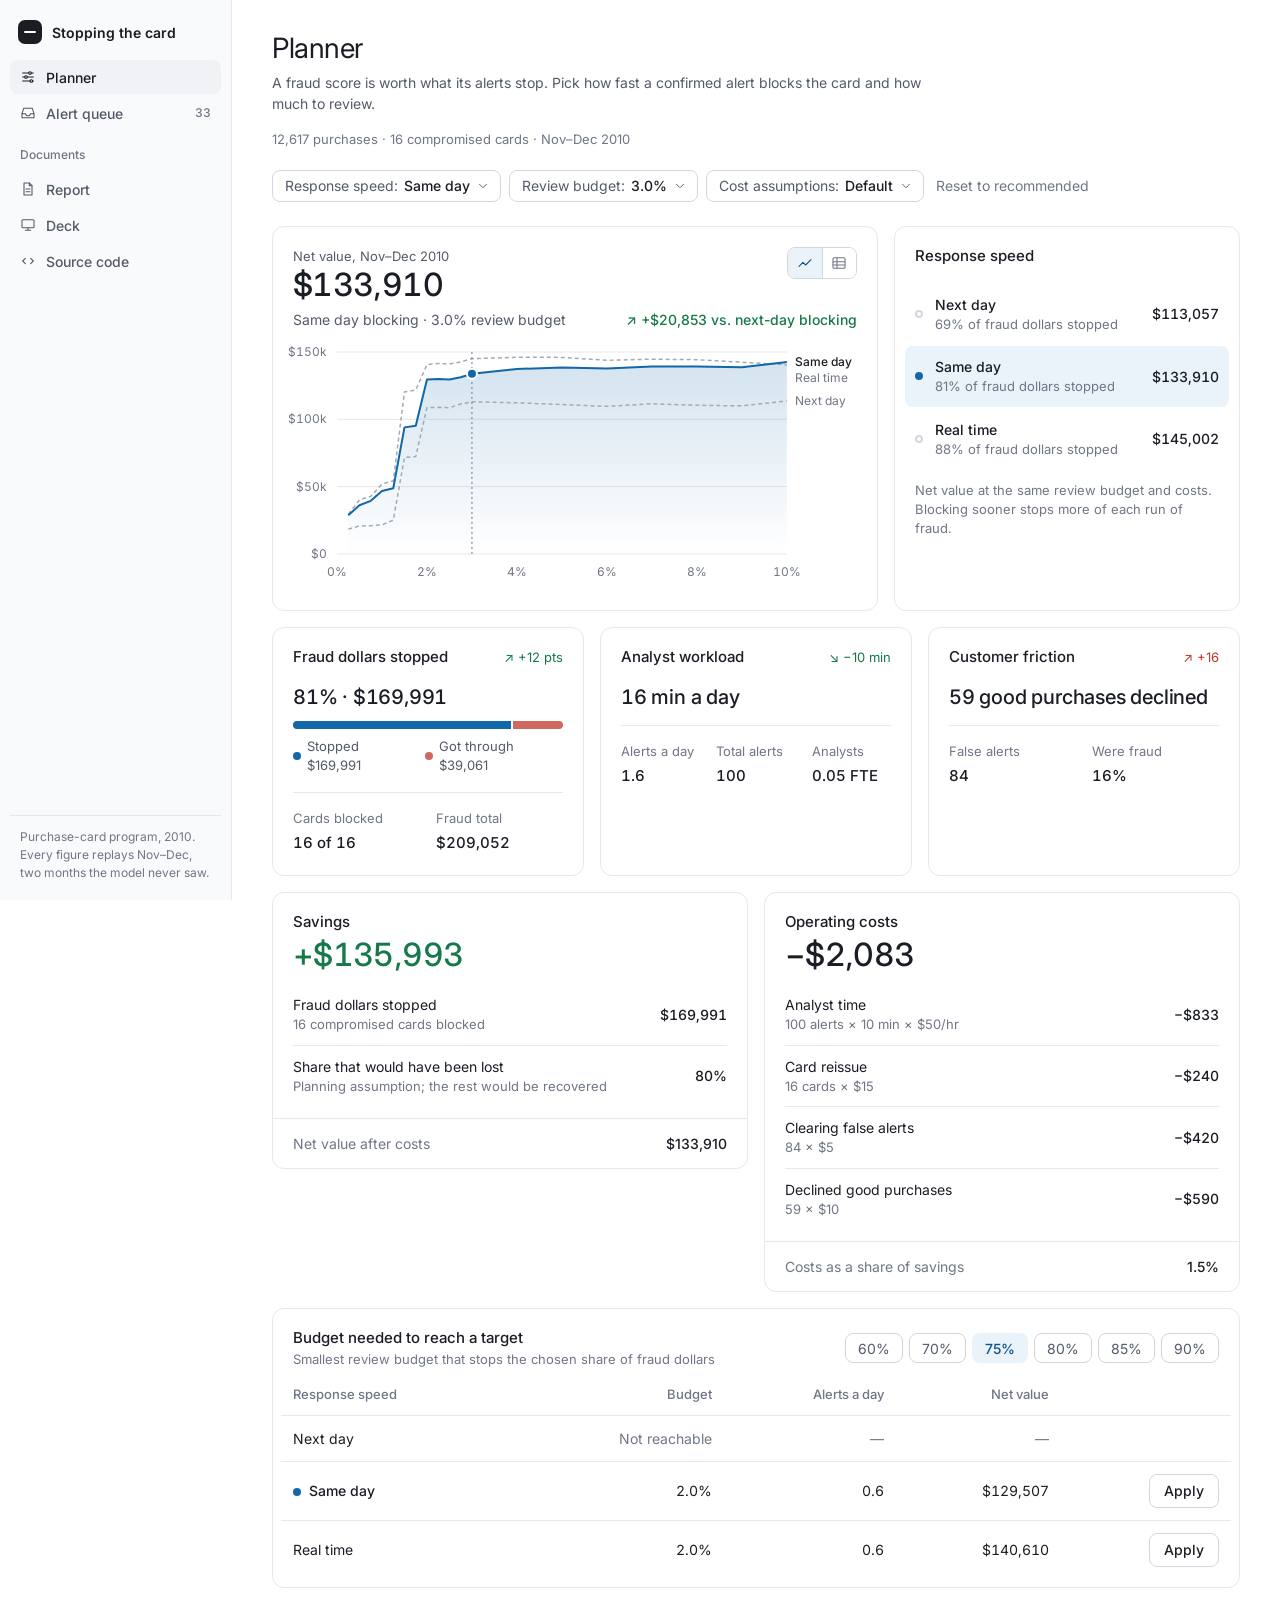
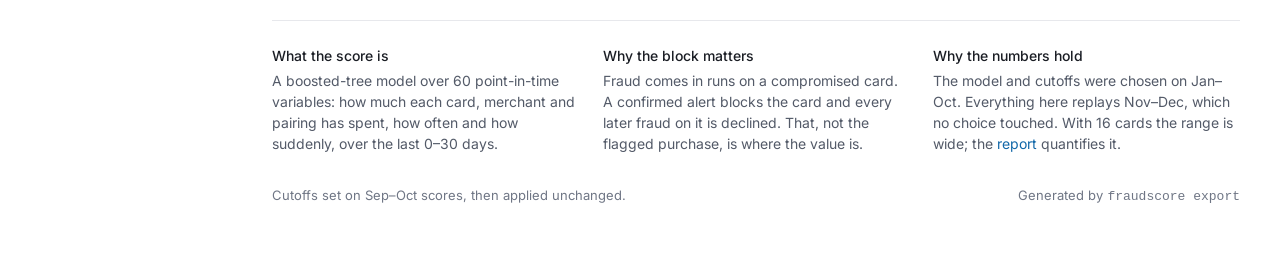
<file: site/index.html>
<!doctype html>
<html lang="en">
<head>
<meta charset="utf-8">
<meta name="viewport" content="width=device-width, initial-scale=1">
<title>Fraud Score Planner</title>
<meta name="description" content="Choose a review budget and response speed for a card fraud score and see what it is worth, replayed on two months the model never saw.">
<link rel="stylesheet" href="assets/app.css">
<style>
  .grid-a { display: grid; grid-template-columns: minmax(0, 1.75fr) minmax(0, 1fr); gap: 16px; }
  .grid-3 { display: grid; grid-template-columns: repeat(3, minmax(0, 1fr)); gap: 16px; margin-top: 16px; }
  .grid-2 { display: grid; grid-template-columns: repeat(2, minmax(0, 1fr)); gap: 16px; margin-top: 16px; align-items: start; }
  .net-top { display: flex; justify-content: space-between; align-items: flex-start; gap: 12px; padding: 20px 20px 0; }
  .net-meta { display: flex; justify-content: space-between; align-items: center; gap: 12px; flex-wrap: wrap; padding: 6px 20px 0; font-size: 14px; color: var(--ink-2); }
  .net-meta .chg { font-weight: 500; }
  .chart-host { position: relative; padding: 8px 12px 12px; min-height: 280px; }
  .curve-table { padding: 4px 8px 12px; max-height: 300px; overflow: auto; }

  .speeds li { cursor: pointer; margin: 0 -10px; padding: 10px; border-radius: 8px; border-top: 0 !important; }
  .speeds li + li { margin-top: 2px; }
  .speeds li:hover { background: var(--hover); }
  .speeds li[aria-checked="true"] { background: var(--accent-wash); }
  .speeds .name { font-weight: 500; }
  .speeds .sub { font-size: 13px; color: var(--ink-3); }
  .speeds .dot { width: 8px; height: 8px; border-radius: 50%; border: 2px solid var(--line-strong); flex: none; }
  .speeds li[aria-checked="true"] .dot { border-color: var(--accent); background: var(--accent); }
  .note { font-size: 13px; color: var(--ink-3); margin-top: 12px; line-height: 1.45; }

  .bar { display: flex; gap: 2px; height: 8px; border-radius: 4px; overflow: hidden; margin: 12px 0 8px; }
  .bar i { display: block; height: 100%; }
  .legend { display: flex; justify-content: space-between; gap: 12px; font-size: 13px; color: var(--ink-2); }
  .legend span { display: inline-flex; align-items: center; gap: 6px; }
  .legend i { width: 8px; height: 8px; border-radius: 50%; display: inline-block; }
  .cmp { font-size: 13px; color: var(--ink-3); }
  .cmp b { font-weight: 500; }
  .cmp.up { color: var(--good); } .cmp.down { color: var(--lost); }
  .flow { display: flex; flex-direction: column; } .flow-f { margin-top: auto !important; }

  .flow-b { padding: 4px 20px 0; }
  .flow-f { display: flex; justify-content: space-between; padding: 14px 20px; border-top: 1px solid var(--line); font-size: 14px; }
  .flow-b { padding-bottom: 12px; }
  .flow-f b { font-weight: 500; }
  .flow .how { display: block; font-size: 13px; color: var(--ink-3); }

  .pop .field-row { display: grid; grid-template-columns: 1fr auto; gap: 12px; align-items: center; padding: 6px 10px; }
  .field { display: inline-flex; align-items: center; justify-content: flex-end; gap: 4px; width: 96px; height: 32px; border: 1px solid var(--line-strong);
           border-radius: 7px; padding: 0 8px; color: var(--ink-3); background: var(--surface); }
  .field:focus-within { border-color: var(--accent); box-shadow: 0 0 0 3px var(--accent-wash); }
  .field input { flex: 1; min-width: 0; border: 0; outline: 0; background: none; text-align: right; color: var(--ink); padding: 0; -moz-appearance: textfield; }
  .field input::-webkit-inner-spin-button, .field input::-webkit-outer-spin-button { -webkit-appearance: none; margin: 0; }
  .pop .slider { padding: 6px 10px 10px; }
  .pop .slider .val { display: flex; justify-content: space-between; align-items: baseline; margin-bottom: 6px; }
  .pop .slider .val b { font-size: 20px; font-weight: 500; }
  input[type="range"] { width: 100%; accent-color: var(--accent); margin: 0; }
  .ticks { display: flex; justify-content: space-between; font-size: 12px; color: var(--ink-3); margin-top: 2px; }
  .presets { display: flex; gap: 6px; flex-wrap: wrap; padding: 4px 10px 10px; }

  .target-h { display: flex; justify-content: space-between; align-items: center; gap: 12px; flex-wrap: wrap; padding: 18px 20px 6px; }
  .target-h h2 { font-size: 15px; font-weight: 500; }
  .target-h p { font-size: 13px; color: var(--ink-3); }
  tr.sel td:first-child { font-weight: 500; }
  tr.sel td:first-child::before { content: ""; display: inline-block; width: 8px; height: 8px; border-radius: 50%; background: var(--accent); margin-right: 8px; }
  .notes { display: grid; grid-template-columns: repeat(3, minmax(0, 1fr)); gap: 24px; margin-top: 32px; padding-top: 24px; border-top: 1px solid var(--line); }
  .notes h3 { font-size: 14px; font-weight: 500; margin-bottom: 4px; }
  .notes p { font-size: 14px; color: var(--ink-2); }

  @media (max-width: 1100px) { .grid-a { grid-template-columns: 1fr; } .grid-3 { grid-template-columns: 1fr 1fr; } }
  @media (max-width: 720px) {
    .grid-3, .grid-2, .notes { grid-template-columns: 1fr; }
    .big { font-size: 28px; }
    .pop { position: fixed; left: 12px !important; right: 12px; top: auto; bottom: 12px; min-width: 0 !important; max-height: 75vh; overflow: auto; }
    table.t .hide-sm { display: none; }
    table.t th, table.t td { padding-left: 6px; padding-right: 6px; }
    #need .btn { height: 30px; padding: 0 10px; font-size: 13px; }
    .need-wrap { padding: 0 4px 8px !important; }
  }
</style>
</head>
<body>
<div class="shell">
  <aside class="side">
    <a class="brand" href="index.html"><i class="brand-mark" aria-hidden="true"></i><span>Stopping the card</span></a>
    <a class="nav" href="index.html" aria-current="page"><svg class="i" viewBox="0 0 24 24"><path d="M4 6h9M17 6h3M4 12h3M11 12h9M4 18h11M19 18h1"/><circle cx="15" cy="6" r="2"/><circle cx="9" cy="12" r="2"/><circle cx="17" cy="18" r="2"/></svg>Planner</a>
    <a class="nav" href="alerts.html"><svg class="i" viewBox="0 0 24 24"><path d="M3 13h5l2 3h4l2-3h5"/><path d="M5.5 5h13L21 13v6H3v-6z"/></svg>Alert queue<span class="count" id="nav-count">33</span></a>
    <div class="group">Documents</div>
    <a class="nav" href="report.html"><svg class="i" viewBox="0 0 24 24"><path d="M14 3H6v18h12V7z"/><path d="M14 3v4h4M9 12h6M9 16h6"/></svg>Report</a>
    <a class="nav" href="deck.html"><svg class="i" viewBox="0 0 24 24"><rect x="3" y="4" width="18" height="12" rx="1.5"/><path d="M12 16v4M8 20h8"/></svg>Deck</a>
    <a class="nav" href="https://github.com/J-A-Y-0/card-fraud-scoring"><svg class="i" viewBox="0 0 24 24"><path d="M8 8l-4 4 4 4M16 8l4 4-4 4"/></svg>Source code</a>
    <p class="about">Purchase-card program, 2010. Every figure replays Nov–Dec, two months the model never saw.</p>
  </aside>

  <div class="main"><main class="page">
    <div class="title-row">
      <div>
        <h1 class="title">Planner</h1>
        <p class="lede">A fraud score is worth what its alerts stop. Pick how fast a confirmed alert blocks the card and how much to review.</p>
      </div>
      <p class="muted" style="font-size:13px"><span id="n-txn"></span> purchases · <span id="n-cards"></span> compromised cards · Nov–Dec 2010</p>
    </div>

    <div class="filters" id="filters">
      <div class="fwrap">
        <button class="chip" type="button" aria-expanded="false" aria-controls="pop-speed">Response speed: <b id="c-speed"></b><svg class="i caret" viewBox="0 0 24 24"><path d="M6 9l6 6 6-6"/></svg></button>
        <div class="pop" id="pop-speed" role="menu"><div class="head">When a confirmed alert blocks the card</div><div id="speed-opts"></div></div>
      </div>
      <div class="fwrap">
        <button class="chip" type="button" aria-expanded="false" aria-controls="pop-rate">Review budget: <b id="c-rate"></b><svg class="i caret" viewBox="0 0 24 24"><path d="M6 9l6 6 6-6"/></svg></button>
        <div class="pop" id="pop-rate" style="min-width:300px">
          <div class="head">Share of purchases sent to an analyst</div>
          <div class="slider"><div class="val"><b id="rate-out"></b><span class="muted" id="rate-hint"></span></div>
            <input type="range" id="rate" min="0" step="1" aria-label="Review budget">
            <div class="ticks"><span id="rate-min"></span><span id="rate-max"></span></div></div>
          <div class="presets" id="presets"></div>
        </div>
      </div>
      <div class="fwrap">
        <button class="chip" type="button" aria-expanded="false" aria-controls="pop-cost" id="chip-cost">Cost assumptions: <b id="c-cost"></b><svg class="i caret" viewBox="0 0 24 24"><path d="M6 9l6 6 6-6"/></svg></button>
        <div class="pop" id="pop-cost" style="min-width:340px"><div class="head">Planning values; replace them with your program's own</div><div id="assume"></div></div>
      </div>
      <button class="linkbtn" type="button" id="reset">Reset to recommended</button>
    </div>

    <div class="grid-a">
      <section class="card" aria-live="polite">
        <div class="net-top">
          <div><div class="label">Net value, Nov–Dec 2010</div><div class="big" id="k-net"></div></div>
          <div class="iconbtns" role="group" aria-label="View">
            <button type="button" id="v-chart" aria-pressed="true" aria-label="Chart"><svg class="i" viewBox="0 0 24 24"><path d="M3 17l6-6 4 4 8-8"/></svg></button>
            <button type="button" id="v-table" aria-pressed="false" aria-label="Table"><svg class="i" viewBox="0 0 24 24"><rect x="3" y="4" width="18" height="16" rx="1.5"/><path d="M3 10h18M3 15h18M9 4v16"/></svg></button>
          </div>
        </div>
        <div class="net-meta"><span id="net-sub"></span><span class="chg" id="d-net"></span></div>
        <div class="chart-host" id="curve"></div>
        <div class="curve-table" id="curve-table" hidden></div>
      </section>

      <section class="card">
        <div class="card-h"><h2>Response speed</h2></div>
        <div class="card-b">
          <ul class="rowlist speeds" id="speeds" role="radiogroup" aria-label="Response speed"></ul>
          <p class="note">Net value at the same review budget and costs. Blocking sooner stops more of each run of fraud.</p>
        </div>
      </section>
    </div>

    <div class="grid-3">
      <section class="card"><div class="card-h"><h2>Fraud dollars stopped</h2><span class="cmp" id="d-stop"></span></div>
        <div class="card-b"><div class="mid" id="k-stop"></div>
          <div class="bar" aria-hidden="true"><i id="bar-stop" style="background:var(--stopped)"></i><i id="bar-lost" style="background:var(--lost);opacity:.75"></i></div>
          <div class="legend"><span><i style="background:var(--stopped)"></i><span id="l-stop"></span></span><span><i style="background:var(--lost);opacity:.75"></i><span id="l-lost"></span></span></div>
          <div class="divider"></div>
          <div class="kv" style="grid-template-columns:repeat(2,minmax(0,1fr))"><span class="k">Cards blocked</span><span class="k">Fraud total</span><span class="v" id="k-cards"></span><span class="v" id="k-total"></span></div>
        </div></section>
      <section class="card"><div class="card-h"><h2>Analyst workload</h2><span class="cmp" id="d-time"></span></div>
        <div class="card-b"><div class="mid" id="k-time"></div>
          <div class="divider"></div>
          <div class="kv"><span class="k">Alerts a day</span><span class="k">Total alerts</span><span class="k">Analysts</span>
            <span class="v" id="k-perday"></span><span class="v" id="k-alerts"></span><span class="v" id="k-fte"></span></div>
        </div></section>
      <section class="card"><div class="card-h"><h2>Customer friction</h2><span class="cmp" id="d-fric"></span></div>
        <div class="card-b"><div class="mid" id="k-fric"></div>
          <div class="divider"></div>
          <div class="kv" style="grid-template-columns:repeat(2,minmax(0,1fr))"><span class="k">False alerts</span><span class="k">Were fraud</span>
            <span class="v" id="k-false"></span><span class="v" id="k-prec"></span></div>
        </div></section>
    </div>

    <div class="grid-2">
      <section class="card flow"><div class="card-h"><h2>Savings</h2></div>
        <div class="flow-b"><div class="big up" id="f-save"></div><ul class="rowlist" id="f-save-list" style="margin-top:10px"></ul></div>
        <div class="flow-f"><span class="muted">Net value after costs</span><b id="f-net"></b></div></section>
      <section class="card flow"><div class="card-h"><h2>Operating costs</h2></div>
        <div class="flow-b"><div class="big" id="f-cost"></div><ul class="rowlist" id="f-cost-list" style="margin-top:10px"></ul></div>
        <div class="flow-f"><span class="muted">Costs as a share of savings</span><b id="f-share"></b></div></section>
    </div>

    <section class="card" style="margin-top:16px">
      <div class="target-h"><div><h2>Budget needed to reach a target</h2><p>Smallest review budget that stops the chosen share of fraud dollars</p></div>
        <div class="tabs" role="tablist" id="targets"></div></div>
      <div class="need-wrap" style="padding:0 8px 8px"><table class="t"><thead><tr><th>Response speed</th><th class="r">Budget</th><th class="r hide-sm">Alerts a day</th><th class="r">Net value</th><th class="r"><span class="sr-only">Apply</span></th></tr></thead><tbody id="need"></tbody></table></div>
    </section>

    <section class="notes" aria-label="About the replay">
      <div><h3>What the score is</h3><p>A boosted-tree model over 60 point-in-time variables: how much each card, merchant and pairing has spent, how often and how suddenly, over the last 0–30 days.</p></div>
      <div><h3>Why the block matters</h3><p>Fraud comes in runs on a compromised card. A confirmed alert blocks the card and every later fraud on it is declined. That, not the flagged purchase, is where the value is.</p></div>
      <div><h3>Why the numbers hold</h3><p>The model and cutoffs were chosen on Jan–Oct. Everything here replays Nov–Dec, which no choice touched. With 16 cards the range is wide; the <a href="report.html">report</a> quantifies it.</p></div>
    </section>
    <footer class="foot"><span>Cutoffs set on Sep–Oct scores, then applied unchanged.</span><span>Generated by <code>fraudscore export</code></span></footer>
  </main></div>
</div>

<script type="module">
  import { fmt } from "./assets/charts.js";
  const T = await fetch("data/tool_grid.json").then((r) => r.json());
  const $ = (id) => document.getElementById(id);
  const rates = [...new Set(T.rows.map((r) => r.rate))].sort((a, b) => a - b);
  const pctR = (r) => fmt.pct(r, r < 0.01 ? 2 : 1);
  const TICK = `<svg class="i tick" viewBox="0 0 24 24"><path d="M5 12l5 5 9-10"/></svg>`;
  $("n-txn").textContent = fmt.num(T.rows[0].transactions);
  $("n-cards").textContent = T.rows[0].fraud_cards;

  const POLICIES = [
    ["next_day_block", "Next day", "The card is blocked the morning after the alert is confirmed"],
    ["same_day_block", "Same day", "The card is blocked within hours of the alert"],
    ["realtime_decline", "Real time", "The alerted purchase itself is declined, good ones included"],
  ];
  const NAME = Object.fromEntries(POLICIES.map(([k, n]) => [k, n]));
  const SPECS = [
    ["loss_share", "Share of unstopped fraud lost", "%", 5, (v) => v * 100, (v) => v / 100],
    ["minutes_per_review", "Minutes to work an alert", "min", 1],
    ["analyst_cost_per_hour", "Analyst cost per hour", "$", 5],
    ["reissue_cost", "Card reissue", "$", 1],
    ["false_alert_cost", "Clearing a false alert", "$", 1],
    ["declined_purchase_cost", "Declined good purchase", "$", 1],
    ["reissue_lag_days", "Days to replace a card", "days", 1],
  ];
  const RECOMMENDED = { policy: "same_day_block", rate: 0.03 };
  const BASELINE = "next_day_block";
  const state = { policy: RECOMMENDED.policy, a: { ...T.defaults }, view: "chart", target: 75 };
  const rate = $("rate");
  rate.max = rates.length - 1;
  $("rate-min").textContent = pctR(rates[0]);
  $("rate-max").textContent = pctR(rates.at(-1));

  // Filter-chip popovers
  const chips = [...document.querySelectorAll(".chip[aria-controls]")];
  const closeAll = (except) => chips.forEach((c) => { if (c !== except) { c.setAttribute("aria-expanded", "false"); $(c.getAttribute("aria-controls")).classList.remove("on"); } });
  chips.forEach((c) => c.addEventListener("click", (e) => {
    e.stopPropagation(); const open = c.getAttribute("aria-expanded") !== "true"; closeAll(c);
    c.setAttribute("aria-expanded", open); $(c.getAttribute("aria-controls")).classList.toggle("on", open);
  }));
  document.querySelectorAll(".pop").forEach((p) => p.addEventListener("click", (e) => e.stopPropagation()));
  document.addEventListener("click", () => closeAll());
  document.addEventListener("keydown", (e) => { if (e.key === "Escape") closeAll(); });

  $("speed-opts").innerHTML = POLICIES.map(([k, n, d]) =>
    `<button class="opt" type="button" role="menuitemradio" data-p="${k}">${TICK}<span class="grow">${n}<span class="note" style="display:block">${d}</span></span></button>`).join("");
  $("speed-opts").addEventListener("click", (e) => { const b = e.target.closest("[data-p]"); if (b) { state.policy = b.dataset.p; closeAll(); render(); } });
  rate.addEventListener("input", render);
  $("presets").innerHTML = [0.01, 0.02, 0.03, 0.05, 0.1].map((r) => `<button class="tab" type="button" data-r="${r}">${pctR(r)}${r === 0.03 ? " · rec." : ""}</button>`).join("");
  $("presets").addEventListener("click", (e) => { const b = e.target.closest("[data-r]"); if (b) { rate.value = rates.findIndex((x) => Math.abs(x - +b.dataset.r) < 1e-9); render(); } });

  $("assume").innerHTML = SPECS.map(([k, label, unit, step, show = (v) => v]) => {
    const [lo, hi] = T.ranges[k], pre = unit === "$" ? "$" : "", post = unit === "$" ? "" : unit;
    return `<label class="field-row"><span>${label}<span class="note" style="display:block;font-size:12px;color:var(--ink-3)">Tested ${pre}${show(lo)}–${pre}${show(hi)}${post && " " + post}</span></span>
      <span class="field">${pre}<input type="number" id="a-${k}" min="${show(lo)}" max="${show(hi)}" step="${step}" inputmode="decimal">${post}</span></label>`;
  }).join("");
  for (const [k, , , , , parse] of SPECS) {
    $(`a-${k}`).addEventListener("input", (e) => {
      const [lo, hi] = T.ranges[k], v = (parse || Number)(+e.target.value);
      if (e.target.value !== "" && Number.isFinite(v)) { state.a[k] = Math.min(hi, Math.max(lo, v)); render(false); }
    });
    $(`a-${k}`).addEventListener("change", () => render());
  }
  const reset = () => { state.policy = RECOMMENDED.policy; state.a = { ...T.defaults }; rate.value = rates.findIndex((r) => Math.abs(r - RECOMMENDED.rate) < 1e-9); render(); };
  $("reset").addEventListener("click", reset);

  $("speeds").addEventListener("click", (e) => { const li = e.target.closest("li"); if (li) { state.policy = li.dataset.p; render(); } });
  $("speeds").addEventListener("keydown", (e) => { if (e.key === "Enter" || e.key === " ") { e.preventDefault(); e.target.closest("li")?.click(); } });
  for (const v of ["chart", "table"]) $(`v-${v}`).addEventListener("click", () => { state.view = v; render(); });
  $("targets").innerHTML = [60, 70, 75, 80, 85, 90].map((v) => `<button class="tab" type="button" role="tab" data-t="${v}">${v}%</button>`).join("");
  $("targets").addEventListener("click", (e) => { const b = e.target.closest("[data-t]"); if (b) { state.target = +b.dataset.t; render(); } });
  $("need").addEventListener("click", (e) => { const b = e.target.closest("button[data-p]"); if (b) { state.policy = b.dataset.p; rate.value = rates.indexOf(+b.dataset.r); render(); scrollTo({ top: 0, behavior: "smooth" }); } });

  const row = (policy, rt) => T.rows.find((r) => r.policy === policy && r.rate === rt && r.lag === state.a.reissue_lag_days);
  const parts = (r, a = state.a) => {
    const savings = a.loss_share * r.fraud_dollars_prevented;
    const analyst = (a.minutes_per_review / 60) * a.analyst_cost_per_hour * r.alerts;
    const reissue = a.reissue_cost * r.fraud_cards_detected;
    const clear = a.false_alert_cost * r.false_alerts;
    const declined = a.declined_purchase_cost * r.legit_txns_declined;
    const cost = analyst + reissue + clear + declined;
    return { savings, analyst, reissue, clear, declined, cost, net: savings - cost };
  };
  const minutes = (r) => (r.alerts / T.days) * state.a.minutes_per_review;
  const arrow = (v) => (v > 0 ? "↗ +" : v < 0 ? "↘ −" : "");
  // Change against next-day blocking at the same budget; colored by whether it helps.
  const vsBase = (el, v, f, goodUp, unit = "") => {
    if (Math.abs(v) < 1e-9) { el.className = el.className.replace(/ ?(up|down)/g, ""); el.textContent = el.id === "d-net" ? "Same as next-day blocking" : "baseline"; return; }
    el.classList.remove("up", "down"); el.classList.add((v > 0) === goodUp ? "up" : "down");
    el.textContent = `${arrow(v)}${f(Math.abs(v))}${unit}${el.id === "d-net" ? " vs. next-day blocking" : ""}`;
  };

  function render(syncInputs = true) {
    const rt = rates[+rate.value], a = state.a, r = row(state.policy, rt), base = row(BASELINE, rt), p = parts(r), pb = parts(base);

    // chips
    $("c-speed").textContent = NAME[state.policy];
    $("c-rate").textContent = pctR(rt);
    $("speed-opts").querySelectorAll("[data-p]").forEach((b) => b.setAttribute("aria-checked", b.dataset.p === state.policy));
    $("presets").querySelectorAll("[data-r]").forEach((b) => b.setAttribute("aria-selected", Math.abs(+b.dataset.r - rt) < 1e-9));
    $("rate-out").textContent = pctR(rt);
    $("rate-hint").textContent = `${fmt.num(r.alerts / T.days, 1)} alerts a day`;
    let changed = 0;
    for (const [k, , , , show = (v) => v] of SPECS) {
      const input = $(`a-${k}`);
      if (syncInputs && document.activeElement !== input) input.value = +show(a[k]).toFixed(2);
      changed += Math.abs(a[k] - T.defaults[k]) > 1e-9;
    }
    $("c-cost").textContent = changed ? `${changed} changed` : "Default";
    $("chip-cost").classList.toggle("set", changed > 0);
    $("reset").disabled = state.policy === RECOMMENDED.policy && Math.abs(rt - RECOMMENDED.rate) < 1e-9 && !changed;

    // hero
    $("k-net").textContent = fmt.usd(p.net);
    $("net-sub").textContent = `${NAME[state.policy]} blocking · ${pctR(rt)} review budget`;
    vsBase($("d-net"), p.net - pb.net, fmt.usd, true);

    // speeds list
    $("speeds").innerHTML = POLICIES.map(([k, n]) => {
      const q = row(k, rt), on = k === state.policy;
      return `<li role="radio" tabindex="0" aria-checked="${on}" data-p="${k}"><span class="dot"></span>
        <span class="grow"><span class="name">${n}</span><span class="sub" style="display:block">${fmt.pct(q.fraud_dollars_prevented / q.fraud_dollars)} of fraud dollars stopped</span></span>
        <span class="amt">${fmt.usd(parts(q).net)}</span></li>`;
    }).join("");

    // stat cards
    const share = r.fraud_dollars_prevented / r.fraud_dollars;
    $("k-stop").textContent = `${fmt.pct(share)} · ${fmt.usd(r.fraud_dollars_prevented)}`;
    $("bar-stop").style.width = `${100 * share}%`; $("bar-lost").style.width = `${100 * (1 - share)}%`;
    $("l-stop").textContent = `Stopped ${fmt.usd(r.fraud_dollars_prevented)}`;
    $("l-lost").textContent = `Got through ${fmt.usd(r.fraud_dollars - r.fraud_dollars_prevented)}`;
    $("k-cards").textContent = `${r.fraud_cards_detected} of ${r.fraud_cards}`;
    $("k-total").textContent = fmt.usd(r.fraud_dollars);
    vsBase($("d-stop"), 100 * (r.fraud_dollars_prevented - base.fraud_dollars_prevented) / r.fraud_dollars, (v) => fmt.num(v), true, " pts");
    $("k-time").textContent = `${fmt.num(minutes(r))} min a day`;
    $("k-perday").textContent = fmt.num(r.alerts / T.days, 1);
    $("k-alerts").textContent = fmt.num(r.alerts);
    $("k-fte").textContent = `${fmt.num(minutes(r) / 60 / T.productive_hours_per_analyst_day, 2)} FTE`;
    vsBase($("d-time"), minutes(r) - minutes(base), (v) => fmt.num(v), false, " min");
    $("k-fric").textContent = `${fmt.num(r.legit_txns_declined)} good purchases declined`;
    $("k-false").textContent = fmt.num(r.false_alerts);
    $("k-prec").textContent = fmt.pct(1 - r.false_alerts / Math.max(1, r.alerts));
    vsBase($("d-fric"), r.legit_txns_declined - base.legit_txns_declined, (v) => fmt.num(v), false);

    // savings and costs
    const li = (label, how, v) => `<li><span class="grow">${label}<span class="how">${how}</span></span><span class="amt">${v}</span></li>`;
    $("f-save").textContent = "+" + fmt.usd(p.savings);
    $("f-save-list").innerHTML =
      li("Fraud dollars stopped", `${r.fraud_cards_detected} compromised cards blocked`, fmt.usd(r.fraud_dollars_prevented)) +
      li("Share that would have been lost", "Planning assumption; the rest would be recovered", fmt.pct(a.loss_share));
    $("f-net").textContent = fmt.usd(p.net);
    $("f-cost").textContent = "−" + fmt.usd(p.cost);
    $("f-cost-list").innerHTML =
      li("Analyst time", `${fmt.num(r.alerts)} alerts × ${a.minutes_per_review} min × $${a.analyst_cost_per_hour}/hr`, "−" + fmt.usd(p.analyst)) +
      li("Card reissue", `${r.fraud_cards_detected} cards × $${a.reissue_cost}`, "−" + fmt.usd(p.reissue)) +
      li("Clearing false alerts", `${fmt.num(r.false_alerts)} × $${a.false_alert_cost}`, "−" + fmt.usd(p.clear)) +
      li("Declined good purchases", `${fmt.num(r.legit_txns_declined)} × $${a.declined_purchase_cost}`, "−" + fmt.usd(p.declined));
    $("f-share").textContent = fmt.pct(p.cost / p.savings, 1);

    // target table
    $("targets").querySelectorAll("[data-t]").forEach((b) => b.setAttribute("aria-selected", +b.dataset.t === state.target));
    $("need").innerHTML = POLICIES.map(([k, n]) => {
      const hit = rates.map((x) => row(k, x)).find((q) => q.fraud_dollars_prevented / q.fraud_dollars >= state.target / 100);
      const sel = k === state.policy ? "sel" : "";
      if (!hit) return `<tr class="${sel}"><td>${n}</td><td class="r muted">Not reachable</td><td class="r muted hide-sm">—</td><td class="r muted">—</td><td></td></tr>`;
      const cur = k === state.policy && hit.rate === rt;
      return `<tr class="${sel}"><td>${n}</td><td class="r">${pctR(hit.rate)}</td><td class="r hide-sm">${fmt.num(hit.alerts / T.days, 1)}</td><td class="r">${fmt.usd(parts(hit).net)}</td>
        <td class="r"><button class="btn" type="button" data-p="${k}" data-r="${hit.rate}" ${cur ? "disabled" : ""}>${cur ? "Current" : "Apply"}</button></td></tr>`;
    }).join("");

    // view toggle
    $("v-chart").setAttribute("aria-pressed", state.view === "chart");
    $("v-table").setAttribute("aria-pressed", state.view === "table");
    $("curve").hidden = state.view !== "chart"; $("curve-table").hidden = state.view !== "table";
    if (state.view === "chart") drawCurve(rt); else drawTable(rt);
  }

  function drawTable(rt) {
    $("curve-table").innerHTML = `<table class="t"><thead><tr><th>Review budget</th>${POLICIES.map(([, n]) => `<th class="r">${n}</th>`).join("")}</tr></thead><tbody>${
      rates.map((x) => `<tr${x === rt ? ' class="sel"' : ""}><td>${pctR(x)}</td>${POLICIES.map(([k]) => `<td class="r">${fmt.usd(parts(row(k, x)).net)}</td>`).join("")}</tr>`).join("")}</tbody></table>`;
  }

  // Net value by review budget: the selected speed as a filled area, the others as thin lines.
  const host = $("curve");
  const tip = Object.assign(document.createElement("div"), { className: "tip" });
  function drawCurve(rt) {
    const W = Math.max(300, host.clientWidth - 24), H = Math.round(Math.min(300, Math.max(220, W * 0.42)));
    const m = { l: 52, r: W < 480 ? 10 : 78, t: 14, b: 28 }, pw = W - m.l - m.r, ph = H - m.t - m.b;
    const series = POLICIES.map(([k, n]) => ({ k, n, pts: rates.map((x) => ({ x, y: parts(row(k, x)).net })) }));
    const ys = series.flatMap((s) => s.pts.map((p) => p.y));
    const step = niceStep(Math.max(...ys, 0) - Math.min(...ys, 0));
    const y0 = Math.min(0, Math.floor(Math.min(...ys) / step) * step), y1 = Math.ceil(Math.max(...ys) / step) * step;
    const X = (v) => m.l + (v / rates.at(-1)) * pw, Y = (v) => m.t + ph - ((v - y0) / (y1 - y0)) * ph;
    const path = (pts) => pts.map((p, i) => `${i ? "L" : "M"}${X(p.x).toFixed(1)},${Y(p.y).toFixed(1)}`).join("");
    const sel = series.find((q) => q.k === state.policy);
    let s = `<svg class="chart" viewBox="0 0 ${W} ${H}" role="img" aria-label="Net value by review budget for three response speeds">
      <defs><linearGradient id="fill" x1="0" x2="0" y1="0" y2="1"><stop offset="0" stop-color="var(--accent)" stop-opacity=".18"/><stop offset="1" stop-color="var(--accent)" stop-opacity="0"/></linearGradient></defs>`;
    for (let v = y0; v <= y1 + 1e-6; v += step) s += `<line class="grid" x1="${m.l}" x2="${m.l + pw}" y1="${Y(v)}" y2="${Y(v)}"/><text x="${m.l - 10}" y="${Y(v) + 4}" text-anchor="end">${fmt.usdK(v)}</text>`;
    for (const v of [0, 0.02, 0.04, 0.06, 0.08, 0.1]) s += `<text x="${X(v)}" y="${H - 6}" text-anchor="middle">${fmt.pct(v)}</text>`;
    s += `<path d="${path(sel.pts)}L${X(rates.at(-1))},${Y(y0)}L${X(rates[0])},${Y(y0)}Z" fill="url(#fill)"/>`;
    for (const q of series.filter((q) => q !== sel)) s += `<path d="${path(q.pts)}" fill="none" stroke="var(--context)" stroke-width="1.5" stroke-dasharray="4 3"/>`;
    s += `<path d="${path(sel.pts)}" fill="none" stroke="var(--accent)" stroke-width="2" stroke-linejoin="round"/>`;
    if (m.r > 40) {
      const labs = series.map((q) => ({ q, y: Y(q.pts.at(-1).y) + 4 })).sort((a, b) => a.y - b.y);
      for (let i = 1; i < labs.length; i++) labs[i].y = Math.max(labs[i].y, labs[i - 1].y + 16);
      for (const l of labs) s += `<text x="${X(rates.at(-1)) + 8}" y="${l.y}" class="${l.q === sel ? "strong" : ""}">${l.q.n}</text>`;
    }
    const cur = sel.pts.find((p) => p.x === rt);
    s += `<line x1="${X(rt)}" x2="${X(rt)}" y1="${m.t}" y2="${m.t + ph}" stroke="var(--ink-3)" stroke-dasharray="2 3"/>`;
    s += `<circle cx="${X(rt)}" cy="${Y(cur.y)}" r="5" fill="var(--accent)" stroke="var(--surface)" stroke-width="2"/>`;
    s += `<line id="hx" y1="${m.t}" y2="${m.t + ph}" stroke="var(--line-strong)" opacity="0"/>`;
    s += `<rect x="${m.l}" y="${m.t}" width="${pw}" height="${ph}" fill="transparent" style="cursor:pointer"/></svg>`;
    host.innerHTML = s; host.appendChild(tip);
    const svg = host.querySelector("svg"), hx = svg.querySelector("#hx");
    const nearest = (e) => { const b = svg.getBoundingClientRect(), vx = ((e.clientX - b.left) / b.width) * W;
      return rates.reduce((p, c) => (Math.abs(X(c) - vx) < Math.abs(X(p) - vx) ? c : p)); };
    svg.onmousemove = (e) => {
      const x = nearest(e), hb = host.getBoundingClientRect(), b = svg.getBoundingClientRect();
      hx.setAttribute("x1", X(x)); hx.setAttribute("x2", X(x)); hx.setAttribute("opacity", 1);
      tip.innerHTML = `<div class="muted">${pctR(x)} review budget</div>` + series.map((q) =>
        `<div style="display:flex;justify-content:space-between;gap:20px"><span${q === sel ? ' style="font-weight:500"' : ""}>${q.n}</span><b style="font-weight:500">${fmt.usd(q.pts.find((p) => p.x === x).y)}</b></div>`).join("")
        + `<div class="muted" style="margin-top:2px">Click to use this budget</div>`;
      tip.classList.add("on");
      const px = (X(x) / W) * b.width + (b.left - hb.left);
      tip.style.left = Math.min(Math.max(0, px + 14), hb.width - tip.offsetWidth) + "px"; tip.style.top = "6px";
    };
    svg.onmouseleave = () => { tip.classList.remove("on"); hx.setAttribute("opacity", 0); };
    svg.onclick = (e) => { rate.value = rates.indexOf(nearest(e)); render(); };
  }
  function niceStep(span) { const raw = span / 4, p = 10 ** Math.floor(Math.log10(raw)), n = raw / p; return (n <= 1 ? 1 : n <= 2 ? 2 : n <= 2.5 ? 2.5 : n <= 5 ? 5 : 10) * p; }

  addEventListener("resize", () => { if (state.view === "chart") drawCurve(rates[+rate.value]); });
  reset();
</script>
</body>
</html>
</file>
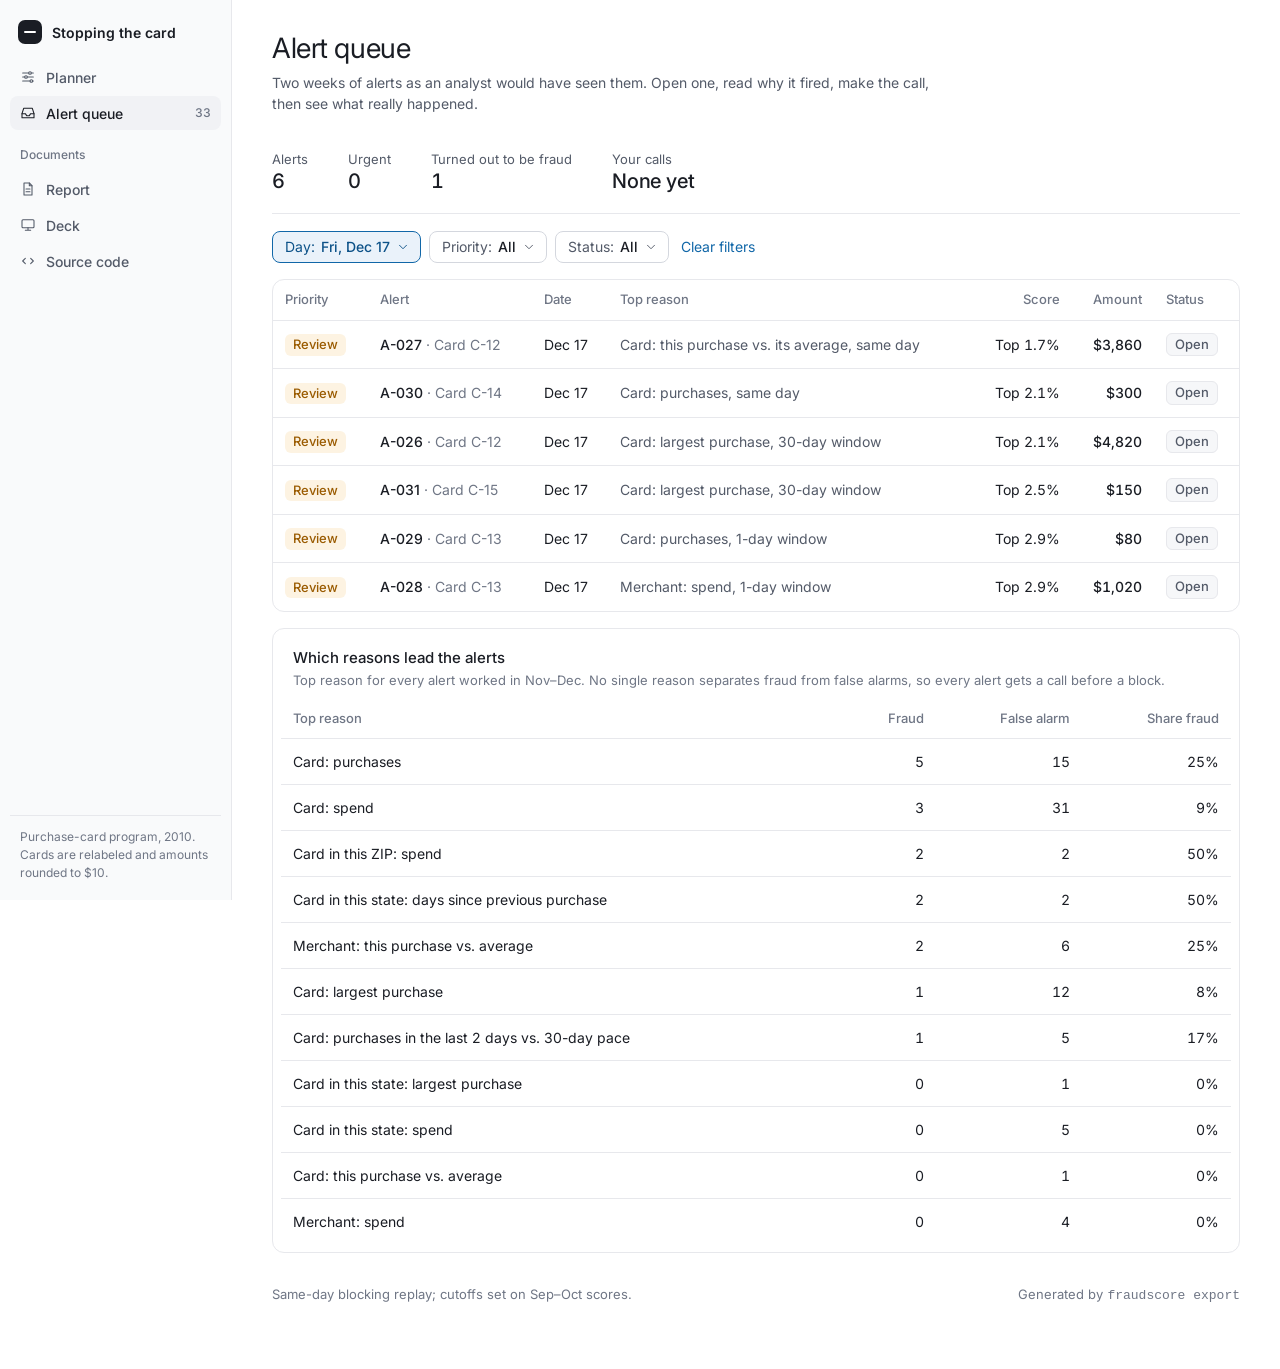
<file: site/alerts.html>
<!doctype html>
<html lang="en">
<head>
<meta charset="utf-8">
<meta name="viewport" content="width=device-width, initial-scale=1">
<title>Alert Queue Replay</title>
<meta name="description" content="Two weeks of fraud alerts as an analyst would see them: measured reasons, a calibrated fraud rate, and the action.">
<link rel="stylesheet" href="assets/app.css">
<style>
  .summary { display: flex; flex-wrap: wrap; gap: 12px 40px; padding: 16px 0 20px; border-bottom: 1px solid var(--line); margin-top: 20px; }
  .summary .label { display: block; }
  .summary .mid { margin-top: 2px; }
  .filters { margin: 16px 0; }
  .pop .opt .n { font-size: 13px; color: var(--ink-3); }
  td .reason { color: var(--ink-2); max-width: 340px; white-space: nowrap; overflow: hidden; text-overflow: ellipsis; }
  td.id { font-weight: 500; white-space: nowrap; }
  .empty { padding: 40px 20px; text-align: center; color: var(--ink-3); }

  /* Detail view */
  .dbar { display: flex; align-items: center; gap: 8px; flex-wrap: wrap; padding-bottom: 16px; border-bottom: 1px solid var(--line); }
  .dbar .crumb { display: inline-flex; align-items: center; gap: 6px; color: var(--ink-2); border: 0; background: none; cursor: pointer; padding: 6px 8px 6px 4px; border-radius: 6px; font-weight: 500; }
  .dbar .crumb:hover { background: var(--hover); color: var(--ink); }
  .dbar .pos { color: var(--ink-3); font-size: 13px; margin-left: 4px; }
  .dbar .grow { flex: 1; }
  .detail { display: grid; grid-template-columns: minmax(0, 1fr) 280px; gap: 32px; margin-top: 24px; align-items: start; }
  .d-amount { font-size: 32px; font-weight: 500; letter-spacing: -0.02em; line-height: 1.15; margin-top: 8px; }
  .d-sub { color: var(--ink-2); margin-top: 4px; }
  .result { display: flex; gap: 12px; align-items: flex-start; border-radius: 10px; padding: 14px 16px; margin-top: 20px; }
  .result.ok { background: var(--good-wash); } .result.miss { background: var(--lost-wash); }
  .result .t { font-weight: 600; }
  .result p { color: var(--ink-2); }
  .result .grow { flex: 1; }
  section.block { margin-top: 28px; }
  section.block > h2 { font-size: 15px; font-weight: 500; margin-bottom: 4px; }
  section.block > p.sub { font-size: 13px; color: var(--ink-3); margin-bottom: 12px; }
  .likely { display: flex; align-items: center; gap: 16px; padding: 16px 20px; }
  .likely .mid { min-width: 64px; }
  .meter { flex: 1; height: 8px; border-radius: 4px; background: var(--line); overflow: hidden; }
  .meter i { display: block; height: 100%; background: var(--lost); }
  .ins li { display: grid !important; grid-template-columns: minmax(0, 1fr) 120px; gap: 2px 20px; padding: 14px 20px !important; }
  .ins .l { font-weight: 500; }
  .ins .v { font-size: 13px; color: var(--ink-2); grid-column: 1; }
  .ins .v b { color: var(--ink); font-weight: 500; }
  .ins .w { grid-column: 2; grid-row: 1 / 3; align-self: center; height: 6px; border-radius: 3px; background: var(--line); overflow: hidden; }
  .ins .w i { display: block; height: 100%; background: var(--accent); }
  .action { padding: 14px 20px; }
  .action b { font-weight: 500; }
  .props { position: sticky; top: 24px; }
  .props h3 { font-size: 13px; font-weight: 500; color: var(--ink-3); margin: 0 0 8px; }
  .props dl { display: grid; grid-template-columns: 112px 1fr; gap: 10px 12px; margin: 0 0 24px; font-size: 14px; }
  .props dt { color: var(--ink-3); }
  .props dd { margin: 0; }
  .props .keys { font-size: 13px; color: var(--ink-3); display: grid; gap: 8px; }
  .props .keys span { display: flex; justify-content: space-between; }

  @media (max-width: 960px) {
    .detail { grid-template-columns: 1fr; }
    .props { position: static; border-top: 1px solid var(--line); padding-top: 20px; }
    table.t .hide-md { display: none; }
  }
  @media (max-width: 600px) {
    table.t .hide-sm { display: none; }
    table.t th, table.t td { padding-left: 8px; padding-right: 8px; }
    td.id { white-space: normal; }
    td.id .muted { display: block; }
    .dbar .act { width: 100%; display: grid; grid-template-columns: 1fr 1fr; gap: 8px; }
    .ins li { grid-template-columns: minmax(0, 1fr) 64px; padding: 12px 16px !important; }
    .summary { gap: 12px 28px; }
    .pop { position: fixed; left: 12px !important; right: 12px; top: auto; bottom: 12px; min-width: 0 !important; max-height: 75vh; overflow: auto; }
  }
</style>
</head>
<body>
<div class="shell">
  <aside class="side">
    <a class="brand" href="index.html"><i class="brand-mark" aria-hidden="true"></i><span>Stopping the card</span></a>
    <a class="nav" href="index.html"><svg class="i" viewBox="0 0 24 24"><path d="M4 6h9M17 6h3M4 12h3M11 12h9M4 18h11M19 18h1"/><circle cx="15" cy="6" r="2"/><circle cx="9" cy="12" r="2"/><circle cx="17" cy="18" r="2"/></svg>Planner</a>
    <a class="nav" href="alerts.html" aria-current="page"><svg class="i" viewBox="0 0 24 24"><path d="M3 13h5l2 3h4l2-3h5"/><path d="M5.5 5h13L21 13v6H3v-6z"/></svg>Alert queue<span class="count" id="nav-count"></span></a>
    <div class="group">Documents</div>
    <a class="nav" href="report.html"><svg class="i" viewBox="0 0 24 24"><path d="M14 3H6v18h12V7z"/><path d="M14 3v4h4M9 12h6M9 16h6"/></svg>Report</a>
    <a class="nav" href="deck.html"><svg class="i" viewBox="0 0 24 24"><rect x="3" y="4" width="18" height="12" rx="1.5"/><path d="M12 16v4M8 20h8"/></svg>Deck</a>
    <a class="nav" href="https://github.com/J-A-Y-0/card-fraud-scoring"><svg class="i" viewBox="0 0 24 24"><path d="M8 8l-4 4 4 4M16 8l4 4-4 4"/></svg>Source code</a>
    <p class="about">Purchase-card program, 2010. Cards are relabeled and amounts rounded to $10.</p>
  </aside>

  <div class="main"><main class="page">
    <div id="list-view">
      <div class="title-row">
        <div>
          <h1 class="title">Alert queue</h1>
          <p class="lede">Two weeks of alerts as an analyst would have seen them. Open one, read why it fired, make the call, then see what really happened.</p>
        </div>
      </div>
      <div class="summary">
        <div><span class="label">Alerts</span><span class="mid" id="s-alerts"></span></div>
        <div><span class="label">Urgent</span><span class="mid" id="s-urgent"></span></div>
        <div><span class="label">Turned out to be fraud</span><span class="mid" id="s-fraud"></span></div>
        <div><span class="label">Your calls</span><span class="mid" id="s-calls"></span></div>
      </div>

      <div class="filters">
        <div class="fwrap">
          <button class="chip" type="button" aria-expanded="false" aria-controls="pop-day" id="chip-day">Day: <b id="c-day"></b><svg class="i caret" viewBox="0 0 24 24"><path d="M6 9l6 6 6-6"/></svg></button>
          <div class="pop" id="pop-day" role="menu"><div id="day-opts"></div></div>
        </div>
        <div class="fwrap">
          <button class="chip" type="button" aria-expanded="false" aria-controls="pop-pri" id="chip-pri">Priority: <b id="c-pri"></b><svg class="i caret" viewBox="0 0 24 24"><path d="M6 9l6 6 6-6"/></svg></button>
          <div class="pop" id="pop-pri" role="menu"><div id="pri-opts"></div></div>
        </div>
        <div class="fwrap">
          <button class="chip" type="button" aria-expanded="false" aria-controls="pop-st" id="chip-st">Status: <b id="c-st"></b><svg class="i caret" viewBox="0 0 24 24"><path d="M6 9l6 6 6-6"/></svg></button>
          <div class="pop" id="pop-st" role="menu"><div id="st-opts"></div></div>
        </div>
        <button class="linkbtn" type="button" id="clear">Clear filters</button>
      </div>

      <section class="card">
        <table class="t click"><thead><tr><th>Priority</th><th>Alert</th><th class="hide-sm">Date</th><th class="hide-md">Top reason</th><th class="r hide-sm">Score</th><th class="r">Amount</th><th>Status</th></tr></thead>
          <tbody id="rows"></tbody></table>
        <div class="empty" id="empty" hidden>No alerts match these filters.</div>
      </section>

      <section class="card" style="margin-top:16px">
        <div class="card-h"><div><h2>Which reasons lead the alerts</h2><p class="muted" style="font-size:13px;margin-top:2px">Top reason for every alert worked in Nov–Dec. No single reason separates fraud from false alarms, so every alert gets a call before a block.</p></div></div>
        <div style="padding:8px 8px 8px"><table class="t"><thead><tr><th>Top reason</th><th class="r">Fraud</th><th class="r">False alarm</th><th class="r hide-sm">Share fraud</th></tr></thead><tbody id="mix"></tbody></table></div>
      </section>
      <footer class="foot"><span>Same-day blocking replay; cutoffs set on Sep–Oct scores.</span><span>Generated by <code>fraudscore export</code></span></footer>
    </div>

    <div id="detail-view" hidden></div>
  </main></div>
</div>

<script type="module">
  import { fmt } from "./assets/charts.js";
  const A = await fetch("data/alerts.json").then((r) => r.json());
  const $ = (id) => document.getElementById(id);
  const day = (d, o = { month: "short", day: "numeric" }) => new Date(d + "T00:00:00").toLocaleDateString("en-US", o);
  const TICK = `<svg class="i tick" viewBox="0 0 24 24"><path d="M5 12l5 5 9-10"/></svg>`;
  const ICON = {
    back: `<svg class="i" viewBox="0 0 24 24"><path d="M15 6l-6 6 6 6"/></svg>`,
    up: `<svg class="i" viewBox="0 0 24 24"><path d="M6 15l6-6 6 6"/></svg>`,
    down: `<svg class="i" viewBox="0 0 24 24"><path d="M6 9l6 6 6-6"/></svg>`,
  };
  const alerts = [...A.alerts].sort((x, y) => (x.date === y.date ? y.score - x.score : x.date.localeCompare(y.date)));
  const byId = Object.fromEntries(alerts.map((a) => [a.id, a]));
  const days = [...new Set(alerts.map((a) => a.date))];
  const calls = {}; // alert id -> "block" | "clear"
  $("nav-count").textContent = alerts.length;

  // Open on the busiest day that includes a real fraud, so the first view shows a full queue.
  const count = (d) => alerts.filter((a) => a.date === d).length;
  const fraudDays = days.filter((d) => alerts.some((a) => a.date === d && a.outcome.fraud));
  const DEFAULT_DAY = (fraudDays.length ? fraudDays : days).reduce((x, y) => (count(y) > count(x) ? y : x));
  const F = { day: DEFAULT_DAY, pri: "all", st: "all" };

  const pri = (a) => (a.priority === "urgent" ? "Urgent" : "Review");
  const correct = (a) => (calls[a.id] === "block") === a.outcome.fraud;
  const status = (a) => {
    const c = calls[a.id];
    if (!c) return `<span class="pill open">Open</span>`;
    return `<span class="pill ${correct(a) ? "ok" : "miss"}">${c === "block" ? "Blocked" : "Cleared"} · ${correct(a) ? "right" : "wrong"}</span>`;
  };
  const visible = () => alerts.filter((a) => (F.day === "all" || a.date === F.day) && (F.pri === "all" || a.priority === F.pri)
    && (F.st === "all" || (F.st === "open" ? !calls[a.id] : !!calls[a.id])));

  // Filter chips
  const chips = [...document.querySelectorAll(".chip[aria-controls]")];
  const closeAll = (except) => chips.forEach((c) => { if (c !== except) { c.setAttribute("aria-expanded", "false"); $(c.getAttribute("aria-controls")).classList.remove("on"); } });
  chips.forEach((c) => c.addEventListener("click", (e) => {
    e.stopPropagation(); const open = c.getAttribute("aria-expanded") !== "true"; closeAll(c);
    c.setAttribute("aria-expanded", open); $(c.getAttribute("aria-controls")).classList.toggle("on", open);
  }));
  document.addEventListener("click", () => closeAll());
  const menu = (id, key, opts) => {
    $(id).innerHTML = opts.map(([v, label, note]) => `<button class="opt" type="button" role="menuitemradio" data-v="${v}">${TICK}<span class="grow">${label}</span><span class="n">${note ?? ""}</span></button>`).join("");
    $(id).onclick = (e) => { const b = e.target.closest("[data-v]"); if (b) { F[key] = b.dataset.v; closeAll(); renderList(); } };
  };
  menu("day-opts", "day", [["all", "All days", alerts.length], ...days.map((d) => [d, day(d, { weekday: "short", month: "short", day: "numeric" }), count(d)])]);
  menu("pri-opts", "pri", [["all", "All", ""], ["urgent", "Urgent", "top 1% of scores"], ["review", "Review", "top 1–3%"]]);
  menu("st-opts", "st", [["all", "All", ""], ["open", "Open", ""], ["decided", "Decided", ""]]);
  $("clear").onclick = () => { F.day = "all"; F.pri = "all"; F.st = "all"; renderList(); };

  function renderSummary(list) {
    $("s-alerts").textContent = list.length;
    $("s-urgent").textContent = list.filter((a) => a.priority === "urgent").length;
    $("s-fraud").textContent = list.filter((a) => a.outcome.fraud).length;
    const done = alerts.filter((a) => calls[a.id]);
    $("s-calls").textContent = done.length ? `${done.filter(correct).length} of ${done.length} right` : "None yet";
  }

  function renderList() {
    const list = visible();
    $("c-day").textContent = F.day === "all" ? "All" : day(F.day, { weekday: "short", month: "short", day: "numeric" });
    $("c-pri").textContent = { all: "All", urgent: "Urgent", review: "Review" }[F.pri];
    $("c-st").textContent = { all: "All", open: "Open", decided: "Decided" }[F.st];
    $("chip-day").classList.toggle("set", F.day !== "all");
    $("chip-pri").classList.toggle("set", F.pri !== "all");
    $("chip-st").classList.toggle("set", F.st !== "all");
    for (const [id, k] of [["day-opts", "day"], ["pri-opts", "pri"], ["st-opts", "st"]])
      $(id).querySelectorAll("[data-v]").forEach((b) => b.setAttribute("aria-checked", b.dataset.v === F[k]));
    $("clear").disabled = F.day === "all" && F.pri === "all" && F.st === "all";
    renderSummary(list);
    $("rows").innerHTML = list.map((a) => `<tr data-id="${a.id}" tabindex="0">
      <td><span class="pill ${a.priority}">${pri(a)}</span></td>
      <td class="id">${a.id} <span class="muted" style="font-weight:400">· Card ${a.card}</span></td>
      <td class="hide-sm">${day(a.date)}</td>
      <td class="hide-md"><div class="reason">${a.reasons[0]?.label ?? ""}</div></td>
      <td class="r hide-sm">Top ${fmt.pct(a.score_pct, 1)}</td>
      <td class="r" style="font-weight:500">${fmt.usd(a.amount)}</td>
      <td>${status(a)}</td></tr>`).join("");
    $("empty").hidden = list.length > 0;
  }
  $("rows").addEventListener("click", (e) => { const tr = e.target.closest("tr[data-id]"); if (tr) location.hash = tr.dataset.id; });
  $("rows").addEventListener("keydown", (e) => { if (e.key === "Enter") { const tr = e.target.closest("tr[data-id]"); if (tr) location.hash = tr.dataset.id; } });

  const compare = (r) => {
    if (r.first_seen) return "no earlier purchase to compare";
    const higher = r.value >= r.typical, share = higher ? r.percentile : 1 - r.percentile;
    return `${higher ? "higher" : "lower"} than ${fmt.pct(share)} of purchases`;
  };

  // Detail view: header with position and actions, content left, properties right.
  function renderDetail(id) {
    const a = byId[id];
    let list = visible();
    if (!list.includes(a)) list = alerts.filter((x) => x.date === a.date);
    const i = list.indexOf(a), prev = list[i - 1], next = list[i + 1];
    const maxC = Math.max(...a.reasons.map((r) => r.contribution), 1e-9);
    const related = alerts.filter((x) => x.card === a.card && x.id !== a.id);
    const c = calls[a.id];
    const band = a.priority === "urgent" ? "urgent band, the top 1% of scores" : "review band, the top 1–3% of scores";
    $("detail-view").innerHTML = `
      <div class="dbar">
        <button class="crumb" type="button" id="back">${ICON.back}Alert queue</button>
        <span class="pos">${i + 1} of ${list.length}</span>
        <button class="btn icon" type="button" id="prev" aria-label="Previous alert" ${prev ? "" : "disabled"}>${ICON.up}</button>
        <button class="btn icon" type="button" id="next" aria-label="Next alert" ${next ? "" : "disabled"}>${ICON.down}</button>
        <span class="grow"></span>
        <span class="act">${c ? `<button class="btn" type="button" id="undo">Undo call</button>` : `
          <button class="btn" type="button" data-c="clear">Clear alert <kbd>C</kbd></button>
          <button class="btn danger" type="button" data-c="block">Block card <kbd>B</kbd></button>`}</span>
      </div>
      <div class="detail">
        <div>
          <div style="display:flex;align-items:center;gap:8px"><span class="pill ${a.priority}">${pri(a)}</span><span class="muted">Alert ${a.id}</span></div>
          <div class="d-amount">${fmt.usd(a.amount)}</div>
          <div class="d-sub">Card ${a.card} · ${day(a.date, { weekday: "long", month: "long", day: "numeric" })}, 2010</div>
          ${c ? `<div class="result ${correct(a) ? "ok" : "miss"}"><div class="grow"><span class="t">${correct(a) ? "Right call" : "Not this time"}.</span>
            <p>${a.outcome.fraud ? "This was fraud. Blocking the card declines every later purchase on it." : "This was a legitimate purchase. Clearing it keeps the card working."}</p></div>
            ${next ? `<button class="btn" type="button" id="next2">Next alert</button>` : ""}</div>` : ""}

          <section class="block"><h2>Likelihood of fraud</h2><p class="sub">Measured, not guessed: the share of Sep–Oct alerts in the ${band} that were fraud.</p>
            <div class="card likely"><span class="mid">${fmt.pct(a.band_fraud_rate)}</span><div class="meter" aria-hidden="true"><i style="width:${(100 * a.band_fraud_rate).toFixed(0)}%"></i></div></div></section>

          <section class="block"><h2>Risk insights</h2><p class="sub">Each reason is how much the score drops when that variable is reset to a typical purchase.</p>
            <ul class="card rowlist ins">${a.reasons.map((r) => `<li><span class="l">${r.label}</span>
              <span class="v"><b>${r.value_text}</b> · typical ${r.typical_text} · ${compare(r)}</span>
              <span class="w" role="img" aria-label="relative weight ${(100 * r.contribution / maxC).toFixed(0)} of 100"><i style="width:${(100 * r.contribution / maxC).toFixed(0)}%"></i></span></li>`).join("")}</ul></section>

          <section class="block"><h2>Recommended action</h2><div class="card action">${a.action}</div></section>

          <section class="block"><h2>Related alerts</h2><p class="sub">Other alerts on card ${a.card} in this sample.</p>
            ${related.length ? `<div class="card"><table class="t click"><tbody>${related.map((x) => `<tr data-id="${x.id}"><td><span class="pill ${x.priority}">${pri(x)}</span></td>
              <td class="id">${x.id}</td><td>${day(x.date)}</td><td class="r" style="font-weight:500">${fmt.usd(x.amount)}</td><td>${status(x)}</td></tr>`).join("")}</tbody></table></div>`
              : `<div class="card" style="padding:14px 20px" class="muted"><span class="muted">None. This is the only alert on this card.</span></div>`}</section>
        </div>

        <aside class="props">
          <h3>Details</h3>
          <dl>
            <dt>Status</dt><dd>${status(a)}</dd>
            <dt>Priority</dt><dd>${pri(a)}</dd>
            <dt>Risk score</dt><dd>Top ${fmt.pct(a.score_pct, 1)}</dd>
            <dt>Band fraud rate</dt><dd>${fmt.pct(a.band_fraud_rate)}</dd>
            <dt>Card</dt><dd>${a.card}</dd>
            <dt>Date</dt><dd>${day(a.date)}, 2010</dd>
          </dl>
          <h3>Card, last 7 days</h3>
          <dl>
            <dt>Purchases</dt><dd>${a.context.card_count_7}</dd>
            <dt>Spend</dt><dd>${fmt.usd(a.context.card_total_7)}</dd>
            <dt>Merchant</dt><dd>${a.context.new_merchant ? "First purchase here" : "Bought here before"}</dd>
          </dl>
          <h3>Shortcuts</h3>
          <div class="keys"><span>Next / previous <span><kbd>J</kbd> <kbd>K</kbd></span></span><span>Block card <kbd>B</kbd></span><span>Clear alert <kbd>C</kbd></span><span>Back to queue <kbd>Esc</kbd></span></div>
        </aside>
      </div>`;
    const go = (x) => { if (x) location.hash = x.id; };
    $("back").onclick = () => { location.hash = ""; };
    $("prev").onclick = () => go(prev); $("next").onclick = () => go(next);
    if ($("next2")) $("next2").onclick = () => go(next);
    if ($("undo")) $("undo").onclick = () => { delete calls[a.id]; renderDetail(id); };
    $("detail-view").querySelectorAll("[data-c]").forEach((b) => (b.onclick = () => decide(a, b.dataset.c)));
    $("detail-view").querySelectorAll("tr[data-id]").forEach((tr) => (tr.onclick = () => go(byId[tr.dataset.id])));
    detailNav = { a, prev, next };
  }
  let detailNav = null;
  function decide(a, c) { calls[a.id] = c; renderDetail(a.id); }

  function route() {
    const id = decodeURIComponent(location.hash.slice(1));
    const open = !!byId[id];
    $("list-view").hidden = open; $("detail-view").hidden = !open;
    if (open) { renderDetail(id); scrollTo(0, 0); } else { detailNav = null; renderList(); }
  }
  addEventListener("hashchange", route);

  addEventListener("keydown", (e) => {
    if (e.metaKey || e.ctrlKey || e.altKey || /INPUT|SELECT|TEXTAREA/.test(e.target.tagName)) return;
    const k = e.key.toLowerCase();
    if (k === "escape") { closeAll(); if (detailNav) location.hash = ""; return; }
    if (!detailNav) return;
    const { a, prev, next } = detailNav;
    if ((k === "j" || k === "arrowdown") && next) { e.preventDefault(); location.hash = next.id; }
    else if ((k === "k" || k === "arrowup") && prev) { e.preventDefault(); location.hash = prev.id; }
    else if ((k === "b" || k === "c") && !calls[a.id]) decide(a, k === "b" ? "block" : "clear");
  });

  $("mix").innerHTML = A.reason_mix.map((r) => `<tr><td>${r.top_reason}</td><td class="r">${r.true_alerts}</td><td class="r">${r.false_alerts}</td>
    <td class="r hide-sm">${fmt.pct(r.true_alerts / (r.true_alerts + r.false_alerts))}</td></tr>`).join("");
  route();
</script>
</body>
</html>
</file>
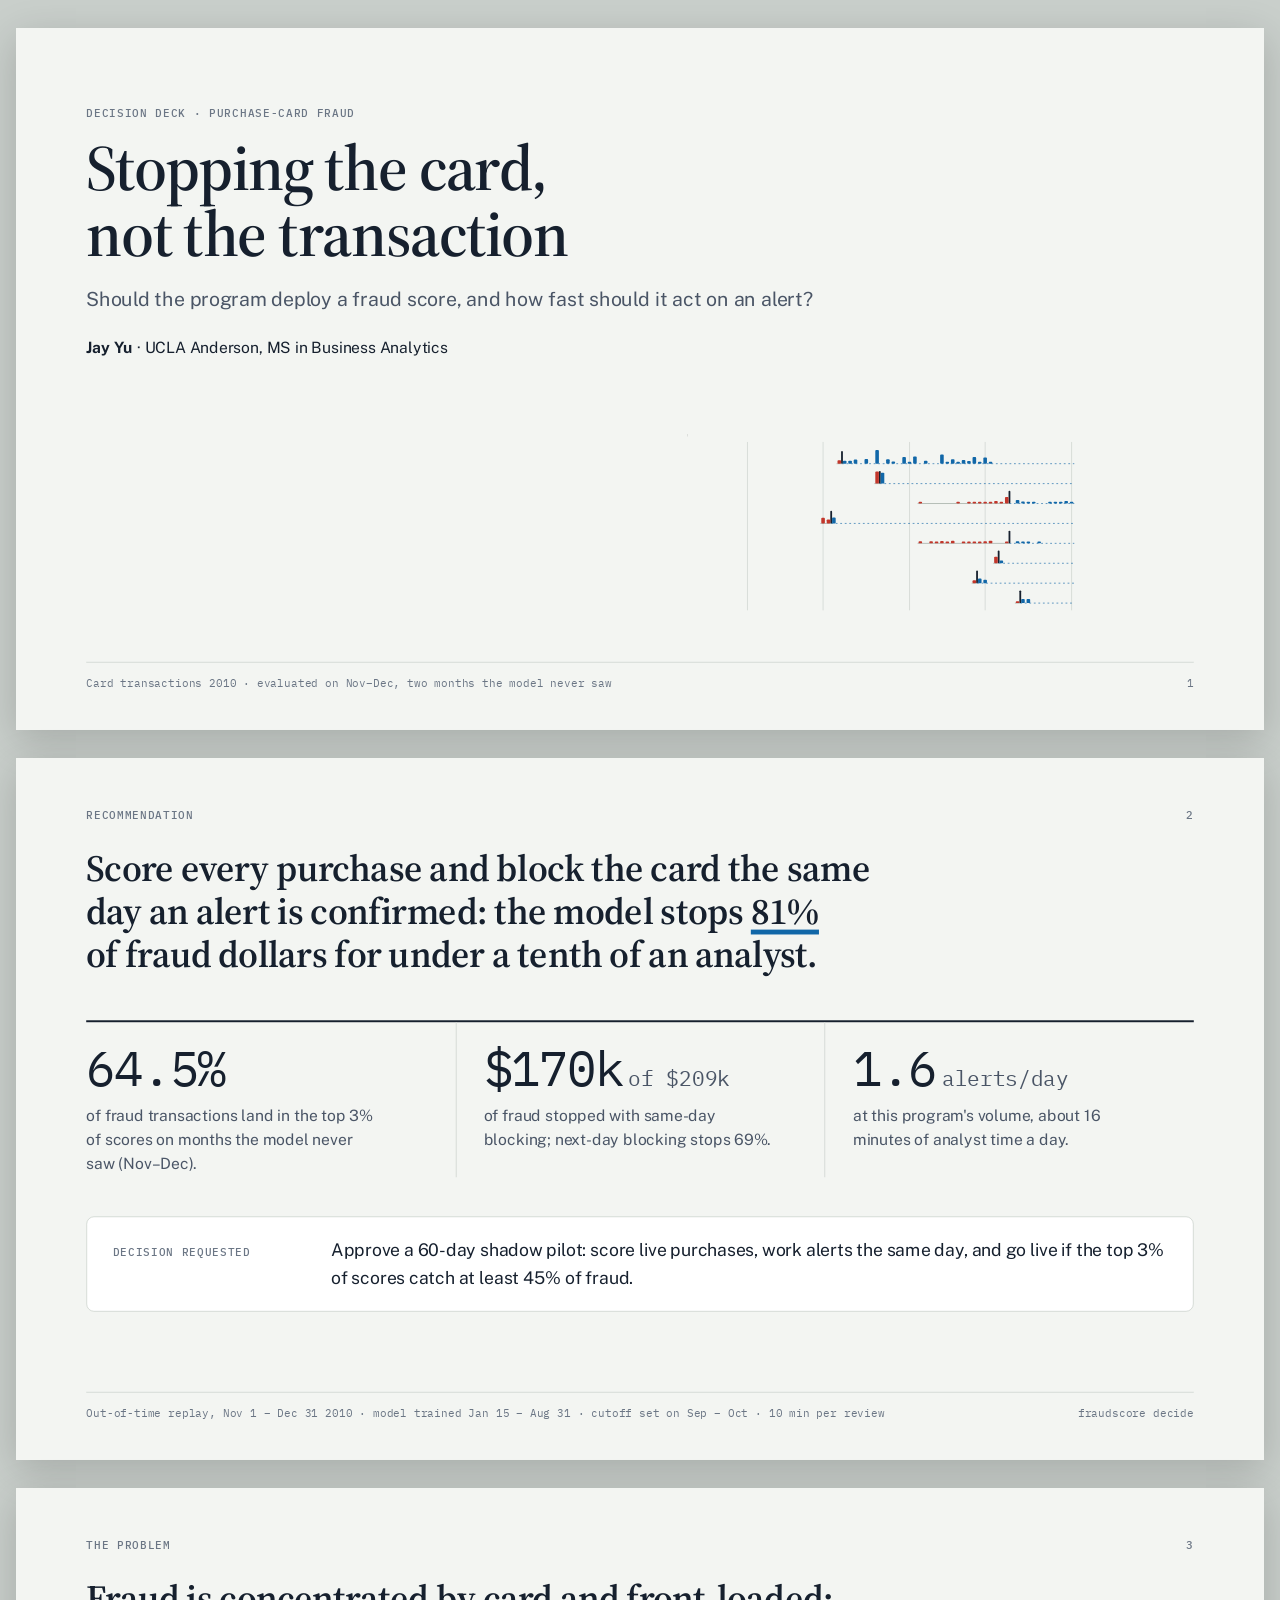
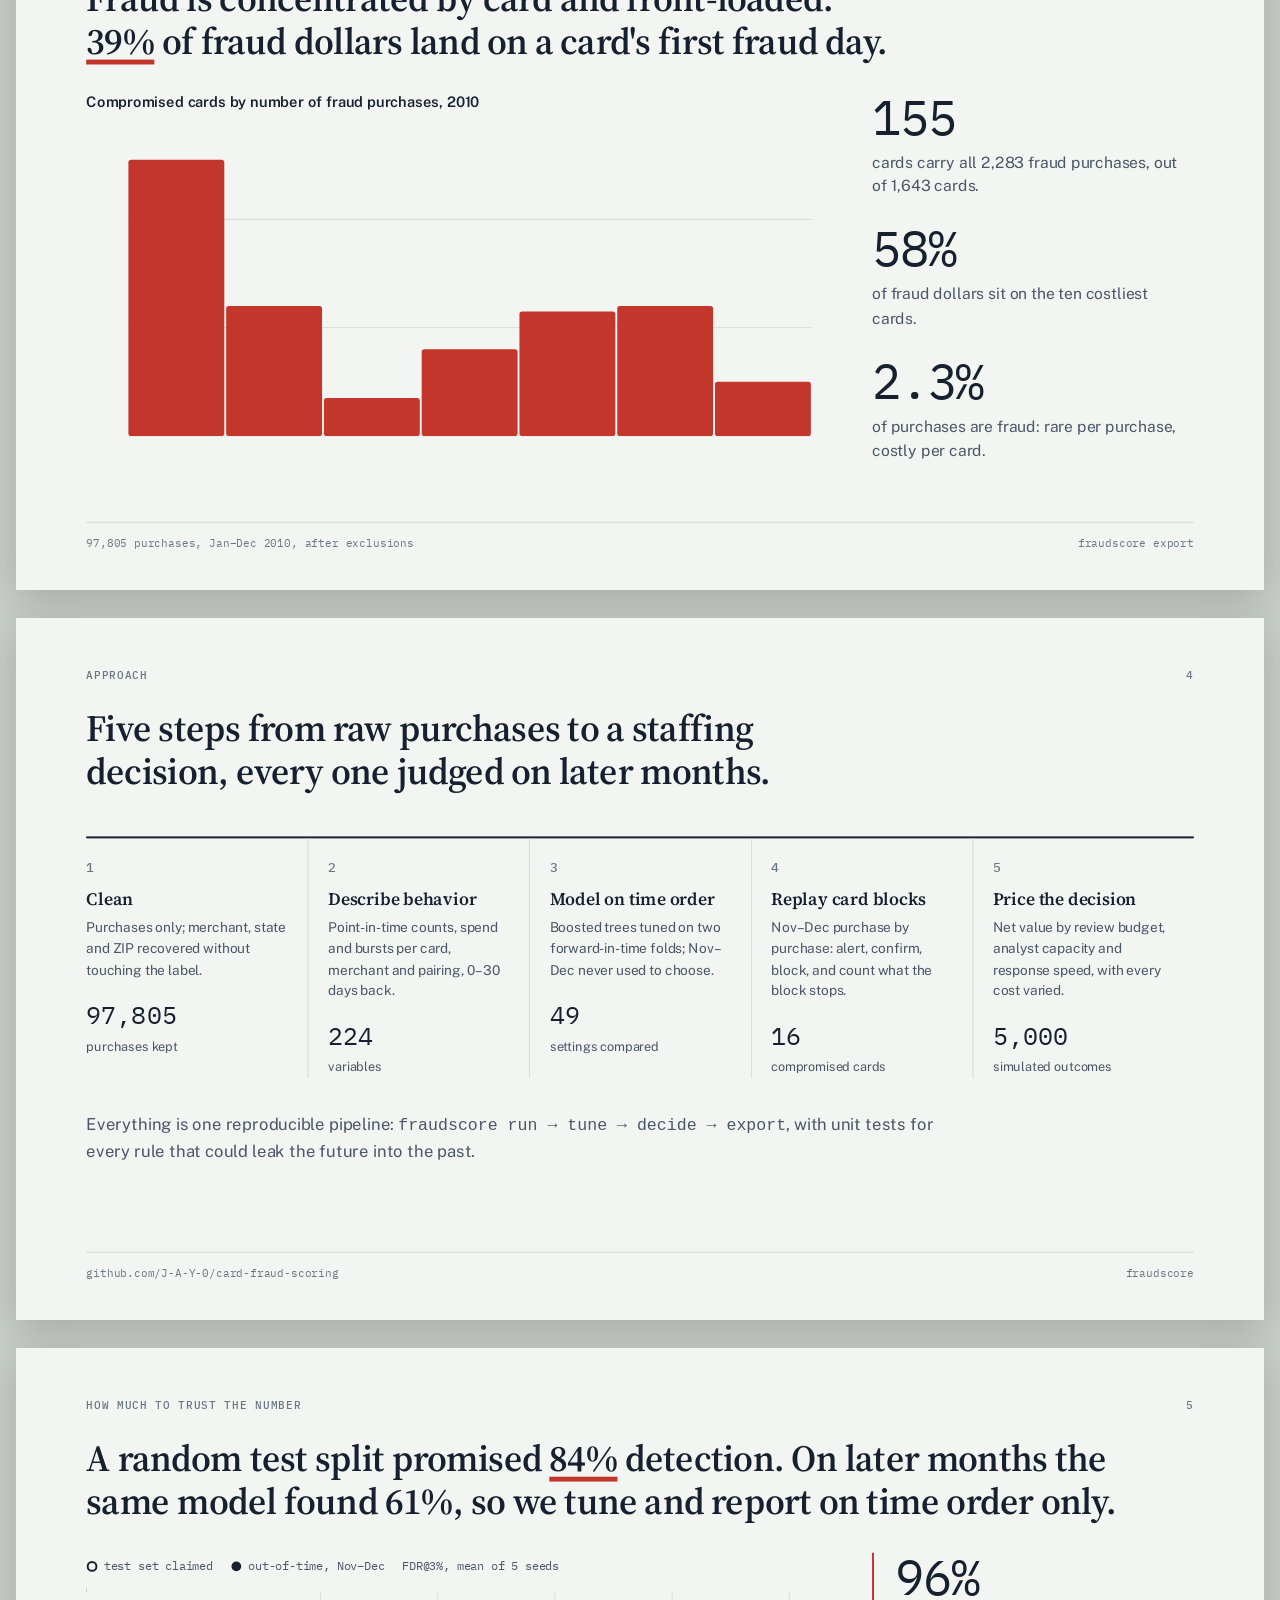
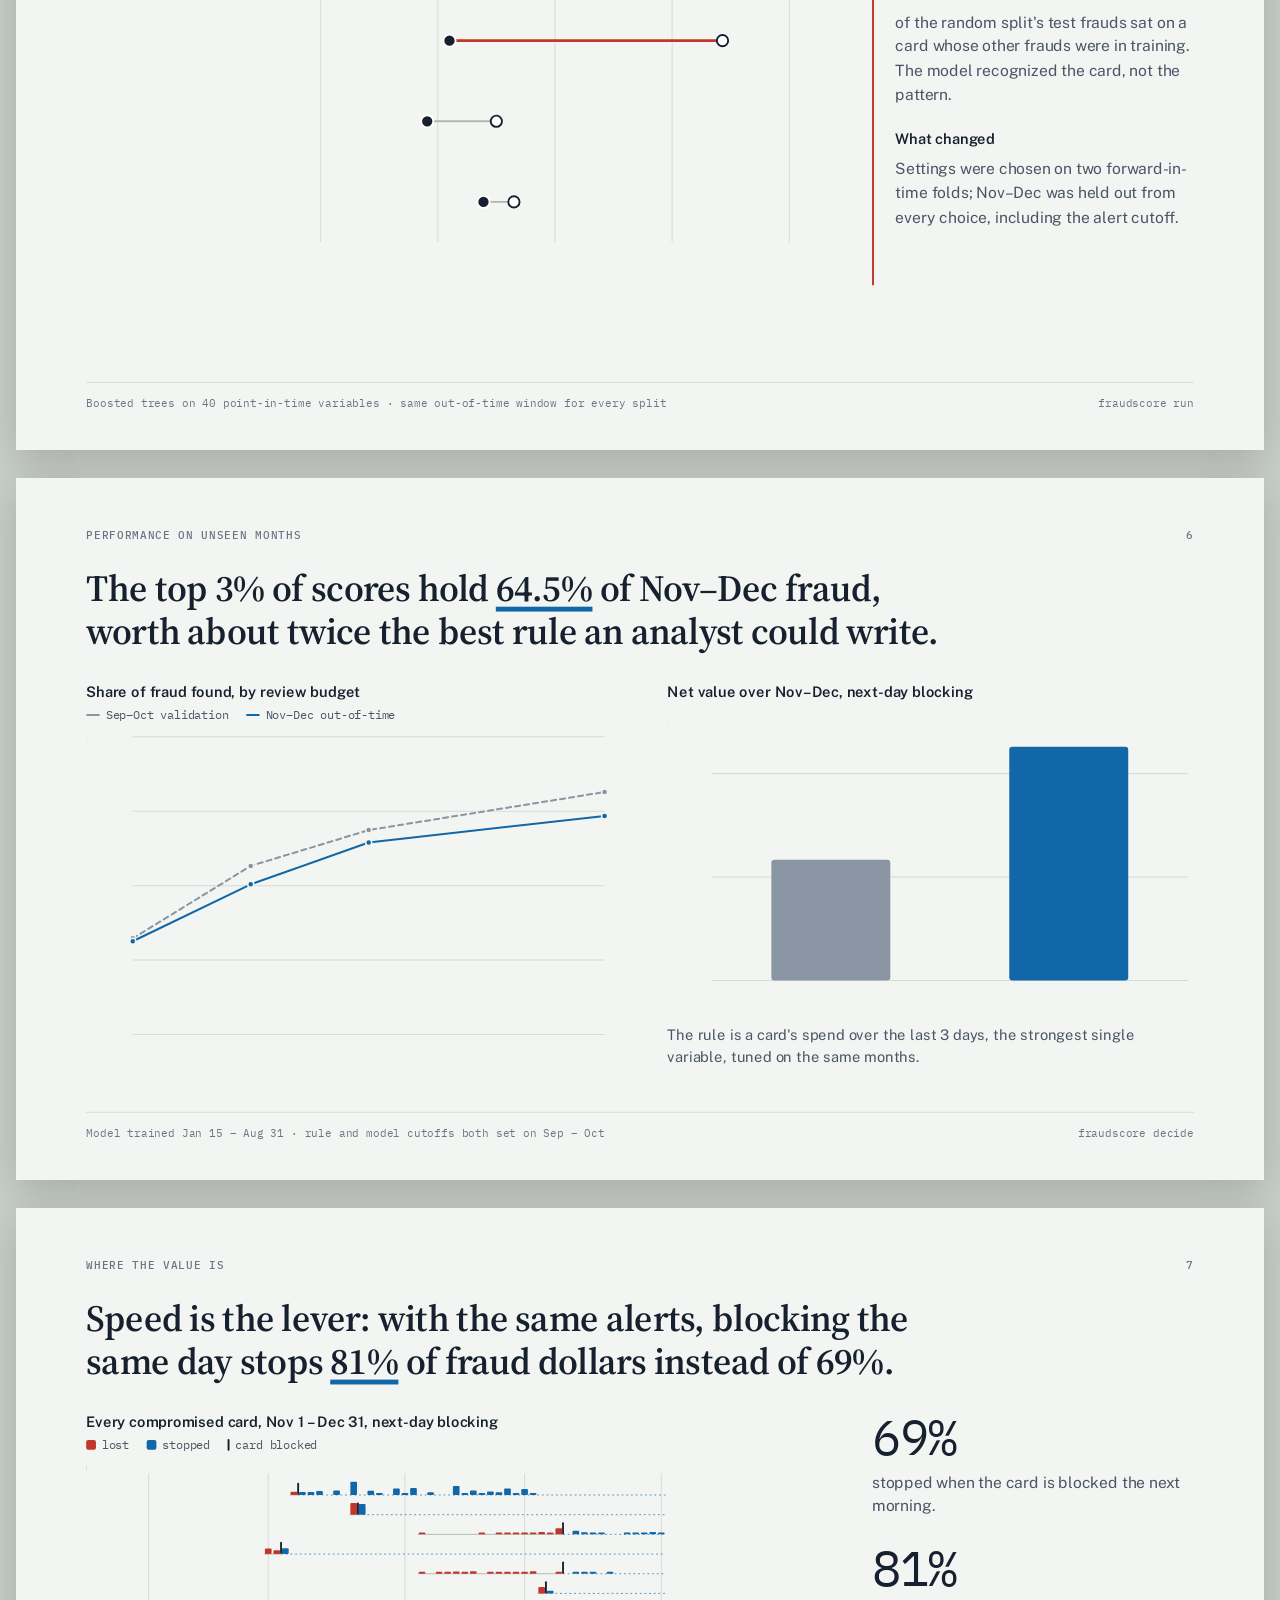
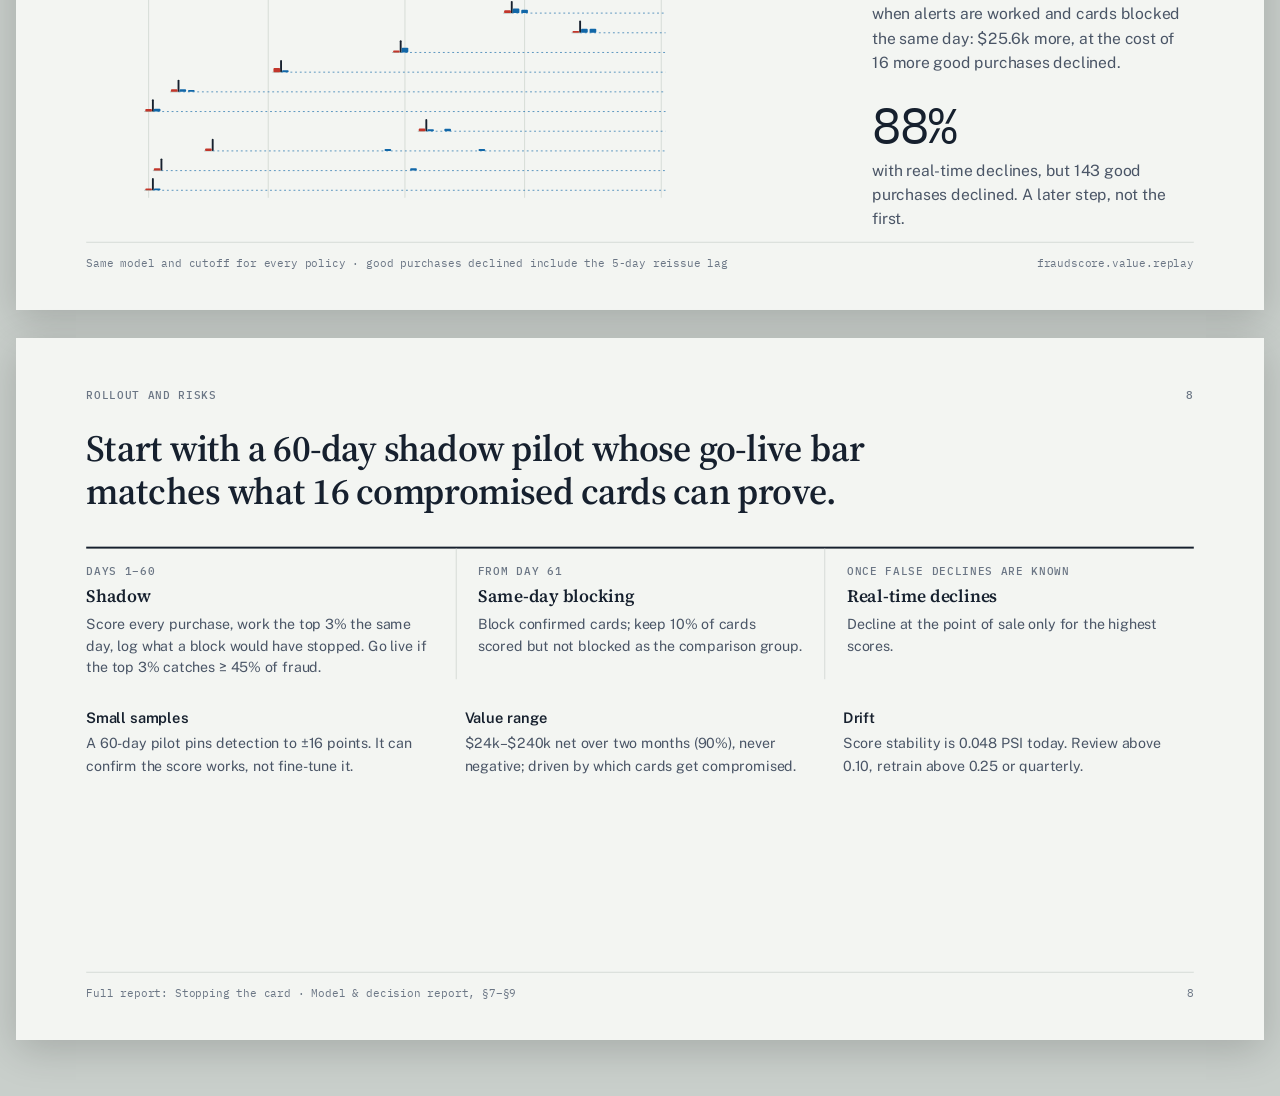
<file: site/deck.html>
<!doctype html>
<html lang="en" data-theme="light">
<head>
<meta charset="utf-8">
<meta name="viewport" content="width=device-width, initial-scale=1">
<title>Fraud Score Decision</title>
<meta name="description" content="Eight-slide decision deck: deploy a card fraud score and block cards the same day.">
<link rel="stylesheet" href="assets/tokens.css">
<style>
  @page { size: 1280px 720px; margin: 0; }
  body { background: #c9cfcb; padding: 28px 0; }
  .frame { width: calc(1280px * var(--s, 1)); height: calc(720px * var(--s, 1)); margin: 0 auto 28px; }
  .slide {
    width: 1280px; height: 720px; transform: scale(var(--s, 1)); transform-origin: top left; overflow: hidden;
    background: var(--paper); padding: 52px 72px 40px; display: flex; flex-direction: column;
    box-shadow: 0 10px 40px rgb(0 0 0 / 0.18); position: relative;
  }
  @media print {
    body { background: none; padding: 0; }
    .frame { --s: 1 !important; margin: 0; break-after: page; }
    .slide { box-shadow: none; }
  }
  .top { display: flex; justify-content: space-between; margin-bottom: 26px; }
  .slide .action-title { font-size: 38px; max-width: 1080px; }
  .bottom { margin-top: auto; display: flex; justify-content: space-between; align-items: baseline;
            padding-top: 14px; border-top: 1px solid var(--rule); }
  .lead { font-size: 17px; color: var(--ink-2); max-width: 900px; margin: 14px 0 0; }
  .figure-num.big { font-size: 50px; line-height: 1; letter-spacing: -0.03em; display: block; }
  .figure-num.big small { font-size: 22px; letter-spacing: 0; color: var(--ink-2); margin-left: 6px; }
  .stat p { margin: 10px 0 0; font-size: 16px; color: var(--ink-2); }
  .stack { display: grid; gap: 26px; align-content: start; }

  /* Title */
  .title-slide { padding-top: 80px; }
  .title-slide h1 { font: 600 66px/1.02 var(--serif); letter-spacing: -0.02em; margin: 16px 0 18px; }
  .title-slide .sub { font-size: 20px; color: var(--ink-2); max-width: 780px; margin: 0; }
  .title-slide .by { font-size: 16px; margin-top: 22px; }
  .title-burst { position: absolute; right: 72px; bottom: 96px; width: 520px; }

  /* Recommendation */
  .ledger { display: grid; grid-template-columns: repeat(3, 1fr); margin-top: 46px; border-top: 2px solid var(--ink); }
  .ledger > div { padding: 22px 28px 0 0; }
  .ledger > div + div { padding-left: 28px; border-left: 1px solid var(--rule); }
  .ledger p { margin: 12px 0 0; font-size: 16px; color: var(--ink-2); max-width: 300px; }
  .ask { margin-top: 40px; display: grid; grid-template-columns: 200px 1fr; gap: 24px; align-items: baseline;
         background: var(--surface); border: 1px solid var(--rule); border-radius: 8px; padding: 20px 26px; }
  .ask p { margin: 0; font-size: 18px; }

  .two { display: grid; grid-template-columns: 1fr 330px; gap: 56px; margin-top: 30px; }
  .two-even { display: grid; grid-template-columns: 1fr 1fr; gap: 56px; margin-top: 30px; }
  .why { border-left: 2px solid var(--lost); padding-left: 22px; }
  .why.blue { border-color: var(--stopped); }
  .why p { font-size: 16px; color: var(--ink-2); margin: 10px 0 22px; }
  .why h3 { font: 600 15px/1.3 var(--sans); margin: 0 0 6px; }
  .chart-label { font: 600 15px/1.3 var(--sans); margin: 0 0 8px; }

  /* Approach: a real sequence, so numbered */
  .steps { display: grid; grid-template-columns: repeat(5, 1fr); gap: 0; margin-top: 44px; border-top: 2px solid var(--ink); }
  .steps > div { padding: 18px 20px 0 0; position: relative; }
  .steps > div + div { padding-left: 20px; border-left: 1px solid var(--rule); }
  .steps .n { font: 500 13px/1 var(--mono); color: var(--ink-3); }
  .steps h3 { font: 600 18px/1.25 var(--serif); margin: 10px 0 8px; }
  .steps p { font-size: 14px; color: var(--ink-2); margin: 0 0 14px; }
  .steps .figure-num { font-size: 26px; display: block; letter-spacing: -0.02em; }
  .steps .figure-num + span { font-size: 13px; color: var(--ink-2); }

  /* Rollout */
  .phases { display: grid; grid-template-columns: repeat(3, 1fr); border-top: 2px solid var(--ink); }
  .phases > div { padding: 16px 22px 0 0; }
  .phases > div + div { padding-left: 22px; border-left: 1px solid var(--rule); }
  .phases .kicker { display: block; margin-bottom: 8px; }
  .phases h3 { font: 600 18px/1.25 var(--serif); margin: 0 0 6px; }
  .phases p { font-size: 14.5px; color: var(--ink-2); margin: 0; }
  .risks { display: grid; grid-template-columns: repeat(3, 1fr); gap: 28px; margin-top: 30px; }
  .risks h3 { font: 600 15px/1.3 var(--sans); margin: 0 0 6px; }
  .risks p { font-size: 14.5px; color: var(--ink-2); margin: 0; }
</style>
</head>
<body>

<!-- 1 -->
<div class="frame"><section class="slide title-slide" aria-label="Slide 1: title">
  <span class="kicker">Decision deck · purchase-card fraud</span>
  <h1>Stopping the card,<br>not the transaction</h1>
  <p class="sub">Should the program deploy a fraud score, and how fast should it act on an alert?</p>
  <p class="by"><b>Jay Yu</b> · UCLA Anderson, MS in Business Analytics</p>
  <div class="title-burst"><div id="title-burst"></div></div>
  <div class="bottom"><span class="source">Card transactions 2010 · evaluated on Nov–Dec, two months the model never saw</span><span class="source">1</span></div>
</section></div>

<!-- 2 -->
<div class="frame"><section class="slide" aria-label="Slide 2: recommendation">
  <div class="top"><span class="kicker">Recommendation</span><span class="kicker">2</span></div>
  <h1 class="action-title">Score every purchase and block the card the same day an alert is confirmed:
    the model stops <span class="mark-stopped" data-v="pol.oot.same_day_block.prevented_share|pct0"></span> of fraud dollars for under a tenth of an analyst.</h1>
  <div class="ledger">
    <div class="stat"><span class="figure-num big" data-v="head.oot_fdr_at_3|pct1"></span>
      <p>of fraud transactions land in the top 3% of scores on months the model never saw (Nov–Dec).</p></div>
    <div class="stat"><span class="figure-num big"><span data-v="pol.oot.same_day_block.fraud_dollars_prevented|usdK"></span><small>of <span data-v="pol.oot.same_day_block.fraud_dollars|usdK"></span></small></span>
      <p>of fraud stopped with same-day blocking; next-day blocking stops <span data-v="pol.oot.next_day_block.prevented_share|pct0"></span>.</p></div>
    <div class="stat"><span class="figure-num big"><span data-v="calc.same_per_day|num1"></span><small>alerts/day</small></span>
      <p>at this program's volume, about <span data-v="calc.same_minutes|int"></span> minutes of analyst time a day.</p></div>
  </div>
  <div class="ask">
    <span class="kicker">Decision requested</span>
    <p>Approve a 60-day shadow pilot: score live purchases, work alerts the same day, and go live if the top 3% of scores catch at least 45% of fraud.</p>
  </div>
  <div class="bottom"><span class="source">Out-of-time replay, Nov 1 – Dec 31 2010 · model trained Jan 15 – Aug 31 · cutoff set on Sep – Oct · 10 min per review</span><span class="source">fraudscore decide</span></div>
</section></div>

<!-- 3 -->
<div class="frame"><section class="slide" aria-label="Slide 3: the problem">
  <div class="top"><span class="kicker">The problem</span><span class="kicker">3</span></div>
  <h1 class="action-title">Fraud is concentrated by card and front-loaded: <span class="mark-lost" data-v="R.data.first_day_dollar_share|pct0"></span> of fraud dollars land on a card's first fraud day.</h1>
  <div class="two">
    <div>
      <p class="chart-label">Compromised cards by number of fraud purchases, 2010</p>
      <div id="per-card"></div>
    </div>
    <div class="stack">
      <div class="stat"><span class="figure-num big" data-v="R.data.fraud_cards|int"></span><p>cards carry all <span data-v="R.data.fraud_records|int"></span> fraud purchases, out of <span data-v="R.data.cards|int"></span> cards.</p></div>
      <div class="stat"><span class="figure-num big" data-v="R.data.top10_card_dollar_share|pct0"></span><p>of fraud dollars sit on the ten costliest cards.</p></div>
      <div class="stat"><span class="figure-num big" data-v="R.data.fraud_rate|pct1"></span><p>of purchases are fraud: rare per purchase, costly per card.</p></div>
    </div>
  </div>
  <div class="bottom"><span class="source"><span data-v="R.data.clean_records|int"></span> purchases, Jan–Dec 2010, after exclusions</span><span class="source">fraudscore export</span></div>
</section></div>

<!-- 4 -->
<div class="frame"><section class="slide" aria-label="Slide 4: approach">
  <div class="top"><span class="kicker">Approach</span><span class="kicker">4</span></div>
  <h1 class="action-title">Five steps from raw purchases to a staffing decision, every one judged on later months.</h1>
  <div class="steps">
    <div><span class="n">1</span><h3>Clean</h3><p>Purchases only; merchant, state and ZIP recovered without touching the label.</p>
      <span class="figure-num" data-v="R.data.clean_records|int"></span><span>purchases kept</span></div>
    <div><span class="n">2</span><h3>Describe behavior</h3><p>Point-in-time counts, spend and bursts per card, merchant and pairing, 0–30 days back.</p>
      <span class="figure-num" data-v="R.variables.candidates|int"></span><span>variables</span></div>
    <div><span class="n">3</span><h3>Model on time order</h3><p>Boosted trees tuned on two forward-in-time folds; Nov–Dec never used to choose.</p>
      <span class="figure-num" data-v="R.tuning.configs|int"></span><span>settings compared</span></div>
    <div><span class="n">4</span><h3>Replay card blocks</h3><p>Nov–Dec purchase by purchase: alert, confirm, block, and count what the block stops.</p>
      <span class="figure-num" data-v="R.pilot.oot_fraud_cards|int"></span><span>compromised cards</span></div>
    <div><span class="n">5</span><h3>Price the decision</h3><p>Net value by review budget, analyst capacity and response speed, with every cost varied.</p>
      <span class="figure-num" data-v="R.monte_carlo.draws|int"></span><span>simulated outcomes</span></div>
  </div>
  <p class="lead" style="margin-top:34px">Everything is one reproducible pipeline: <code>fraudscore run → tune → decide → export</code>, with unit tests for every rule that could leak the future into the past.</p>
  <div class="bottom"><span class="source">github.com/J-A-Y-0/card-fraud-scoring</span><span class="source">fraudscore</span></div>
</section></div>

<!-- 5 -->
<div class="frame"><section class="slide" aria-label="Slide 5: validation">
  <div class="top"><span class="kicker">How much to trust the number</span><span class="kicker">5</span></div>
  <h1 class="action-title">A random test split promised <span class="mark-lost" data-v="gap.own.random.test|pct0"></span> detection.
    On later months the same model found <span data-v="gap.own.random.oot|pct0"></span>, so we tune and report on time order only.</h1>
  <div class="two">
    <div>
      <div class="legend" style="margin-top:8px">
        <span><svg width="12" height="12"><circle cx="6" cy="6" r="4.5" fill="none" stroke="var(--ink)" stroke-width="2"/></svg>test set claimed</span>
        <span><svg width="12" height="12"><circle cx="6" cy="6" r="5" fill="var(--ink)"/></svg>out-of-time, Nov–Dec</span>
        <span>FDR@3%, mean of 5 seeds</span>
      </div>
      <div id="dumbbell"></div>
    </div>
    <div class="why">
      <span class="figure-num big" data-v="gap.own.random.test_frauds_on_train_fraud_cards|pct0"></span>
      <p>of the random split's test frauds sat on a card whose other frauds were in training. The model recognized the card, not the pattern.</p>
      <h3>What changed</h3>
      <p>Settings were chosen on two forward-in-time folds; Nov–Dec was held out from every choice, including the alert cutoff.</p>
    </div>
  </div>
  <div class="bottom"><span class="source">Boosted trees on 40 point-in-time variables · same out-of-time window for every split</span><span class="source">fraudscore run</span></div>
</section></div>

<!-- 6 -->
<div class="frame"><section class="slide" aria-label="Slide 6: performance">
  <div class="top"><span class="kicker">Performance on unseen months</span><span class="kicker">6</span></div>
  <h1 class="action-title">The top 3% of scores hold <span class="mark-stopped" data-v="head.oot_fdr_at_3|pct1"></span> of Nov–Dec fraud, worth about twice the best rule an analyst could write.</h1>
  <div class="two-even">
    <div>
      <p class="chart-label">Share of fraud found, by review budget</p>
      <div class="legend" style="margin-bottom:4px"><span><i style="background:var(--context);height:2px;width:14px"></i>Sep–Oct validation</span><span><i style="background:var(--stopped);height:2px;width:14px"></i>Nov–Dec out-of-time</span></div>
      <div id="budget"></div>
    </div>
    <div>
      <p class="chart-label">Net value over Nov–Dec, next-day blocking</p>
      <div id="vs-rule"></div>
      <p class="lead" style="font-size:15px">The rule is a card's spend over the last 3 days, the strongest single variable, tuned on the same months.</p>
    </div>
  </div>
  <div class="bottom"><span class="source">Model trained Jan 15 – Aug 31 · rule and model cutoffs both set on Sep – Oct</span><span class="source">fraudscore decide</span></div>
</section></div>

<!-- 7 -->
<div class="frame"><section class="slide" aria-label="Slide 7: response speed">
  <div class="top"><span class="kicker">Where the value is</span><span class="kicker">7</span></div>
  <h1 class="action-title">Speed is the lever: with the same alerts, blocking the same day stops <span class="mark-stopped" data-v="pol.oot.same_day_block.prevented_share|pct0"></span> of fraud dollars instead of <span data-v="pol.oot.next_day_block.prevented_share|pct0"></span>.</h1>
  <div class="two">
    <div>
      <p class="chart-label">Every compromised card, Nov 1 – Dec 31, next-day blocking</p>
      <div class="legend" style="margin-bottom:4px"><span><i style="background:var(--lost)"></i>lost</span><span><i style="background:var(--stopped)"></i>stopped</span><span><i style="background:var(--ink);width:2px;height:12px"></i>card blocked</span></div>
      <div id="burst"></div>
    </div>
    <div class="stack">
      <div class="stat"><span class="figure-num big" data-v="pol.oot.next_day_block.prevented_share|pct0"></span><p>stopped when the card is blocked the next morning.</p></div>
      <div class="stat"><span class="figure-num big" data-v="pol.oot.same_day_block.prevented_share|pct0"></span><p>when alerts are worked and cards blocked the same day: <span data-v="calc.same_minus_next|usdK"></span> more, at the cost of <span data-v="calc.extra_declines|int"></span> more good purchases declined.</p></div>
      <div class="stat"><span class="figure-num big" data-v="pol.oot.realtime_decline.prevented_share|pct0"></span><p>with real-time declines, but <span data-v="pol.oot.realtime_decline.legit_txns_declined|int"></span> good purchases declined. A later step, not the first.</p></div>
    </div>
  </div>
  <div class="bottom"><span class="source">Same model and cutoff for every policy · good purchases declined include the 5-day reissue lag</span><span class="source">fraudscore.value.replay</span></div>
</section></div>

<!-- 8 -->
<div class="frame"><section class="slide" aria-label="Slide 8: rollout">
  <div class="top"><span class="kicker">Rollout and risks</span><span class="kicker">8</span></div>
  <h1 class="action-title">Start with a 60-day shadow pilot whose go-live bar matches what 16 compromised cards can prove.</h1>
  <div class="phases" style="margin-top:34px">
    <div><span class="kicker">Days 1–60</span><h3>Shadow</h3><p>Score every purchase, work the top 3% the same day, log what a block would have stopped. Go live if the top 3% catches ≥ 45% of fraud.</p></div>
    <div><span class="kicker">From day 61</span><h3>Same-day blocking</h3><p>Block confirmed cards; keep 10% of cards scored but not blocked as the comparison group.</p></div>
    <div><span class="kicker">Once false declines are known</span><h3>Real-time declines</h3><p>Decline at the point of sale only for the highest scores.</p></div>
  </div>
  <div class="risks">
    <div><h3>Small samples</h3><p>A 60-day pilot pins detection to ±<span data-v="calc.pilot_hw|pts"></span>. It can confirm the score works, not fine-tune it.</p></div>
    <div><h3>Value range</h3><p><span data-v="R.monte_carlo.p05|usdK"></span>–<span data-v="R.monte_carlo.p95|usdK"></span> net over two months (90%), never negative; driven by which cards get compromised.</p></div>
    <div><h3>Drift</h3><p>Score stability is <span data-v="R.monitoring.score_psi_oot|num3"></span> PSI today. Review above 0.10, retrain above 0.25 or quarterly.</p></div>
  </div>
  <div class="bottom"><span class="source">Full report: Stopping the card · Model &amp; decision report, §7–§9</span><span class="source">8</span></div>
</section></div>

<script type="module">
  import { burstStrip, dumbbell, bars, lines, fmt } from "./assets/charts.js";
  const load = (n) => fetch(`data/${n}.json`).then((r) => r.json());
  const [R, head, policy, bursts] = await Promise.all(["report", "headline", "policy", "bursts"].map(load));
  const pol = {};
  for (const r of policy) (pol[r.window] ||= {})[r.policy] = r;
  const gap = {};
  for (const r of R.split_gap) (gap[r.model === "boosted_trees" ? "own" : "rf"] ||= {})[r.split] = r;
  const days = head.oot_days;
  const calc = {
    same_per_day: pol.oot.same_day_block.alerts / days,
    same_minutes: (pol.oot.same_day_block.alerts / days) * R.assumptions.minutes_per_review,
    same_minus_next: pol.oot.same_day_block.fraud_dollars_prevented - pol.oot.next_day_block.fraud_dollars_prevented,
    extra_declines: pol.oot.same_day_block.legit_txns_declined - pol.oot.next_day_block.legit_txns_declined,
    pilot_hw: 1.96 * R.pilot.se_by_cards["16"],
  };
  const ctx = { R, head, pol, gap, calc };
  const F = { pct0: (v) => fmt.pct(v), pct1: (v) => fmt.pct(v, 1), usdK: fmt.usdK, int: (v) => fmt.num(v), num1: (v) => fmt.num(v, 1),
    num3: (v) => fmt.num(v, 3), pts: (v) => fmt.num(v * 100) + " points" };
  for (const n of document.querySelectorAll("[data-v]")) {
    const [path, f] = n.dataset.v.split("|");
    const v = path.split(".").reduce((o, k) => (o == null ? o : o[k]), ctx);
    if (v == null) { console.error("missing binding", path); n.textContent = "??"; continue; }
    n.textContent = F[f](v);
  }

  burstStrip(document.getElementById("title-burst"), bursts, { width: 560, rowH: 22, rows: 8, labelW: 64, valueW: 120 });
  burstStrip(document.getElementById("burst"), bursts, { width: 780, rowH: 21, rows: 16 });

  const buckets = [["1", 1, 1], ["2–4", 2, 4], ["5–9", 5, 9], ["10–19", 10, 19], ["20–29", 20, 29], ["30–39", 30, 39], ["40+", 40, 1e9]];
  const hist = R.data.frauds_per_card_hist;
  bars(document.getElementById("per-card"), buckets.map(([label, lo, hi]) => ({
    label, value: Object.entries(hist).filter(([k]) => +k >= lo && +k <= hi).reduce((s, [, v]) => s + v, 0) })),
    { width: 780, height: 360, valueLabels: true, color: "var(--lost)", fs: 14, title: "Compromised cards by frauds per card" });

  dumbbell(document.getElementById("dumbbell"), [
    { key: "random", label: "Random records", note: "the usual default", ...gap.own.random },
    { key: "card_grouped", label: "Whole cards held out", note: "no card on both sides", ...gap.own.card_grouped },
    { key: "temporal", label: "Later months held out", note: "train Jan–Aug, test Sep–Oct", ...gap.own.temporal },
  ], { width: 780, rowH: 86, domain: [0.5, 0.9], left: 250, fs: 15 });

  const perf = (w) => R.performance.find((r) => r.window.startsWith(w));
  const budgets = [0.01, 0.02, 0.03, 0.05], key = (b) => `fdr@${b * 100}%`;
  lines(document.getElementById("budget"), [
    { name: "Sep–Oct", color: "var(--context)", dash: "5 4", points: budgets.map((b) => ({ x: b, y: perf("validation")[key(b)] })) },
    { name: "Nov–Dec", color: "var(--stopped)", points: budgets.map((b) => ({ x: b, y: perf("out-of-time")[key(b)] })) },
  ], { width: 520, height: 330, xFmt: (v) => fmt.pct(v), yFmt: (v) => fmt.pct(v), yDomain: [0, 1], markers: true, fs: 14, title: "FDR by review budget" });
  bars(document.getElementById("vs-rule"), [
    { label: "Best single-variable rule", value: head.rule_baseline.oot_net_value, color: "var(--context)" },
    { label: "Fraud score model", value: head.oot.net_value, color: "var(--stopped)" },
  ], { width: 520, height: 290, valueLabels: true, yFmt: fmt.usdK, fs: 14, title: "Net value, model vs rule" });

  const only = +new URLSearchParams(location.search).get("only");
  if (only) {
    document.querySelectorAll(".frame").forEach((f, i) => { if (i + 1 !== only) f.remove(); });
    document.body.style.cssText = "padding:0;background:var(--paper)";
    document.querySelector(".frame").style.margin = "0";
    document.querySelector(".slide").style.boxShadow = "none";
  }
  const fit = () => document.documentElement.style.setProperty("--s", Math.min(1, (innerWidth - 32) / 1280));
  fit(); addEventListener("resize", fit);
  document.body.dataset.ready = "1";
</script>
</body>
</html>
</file>
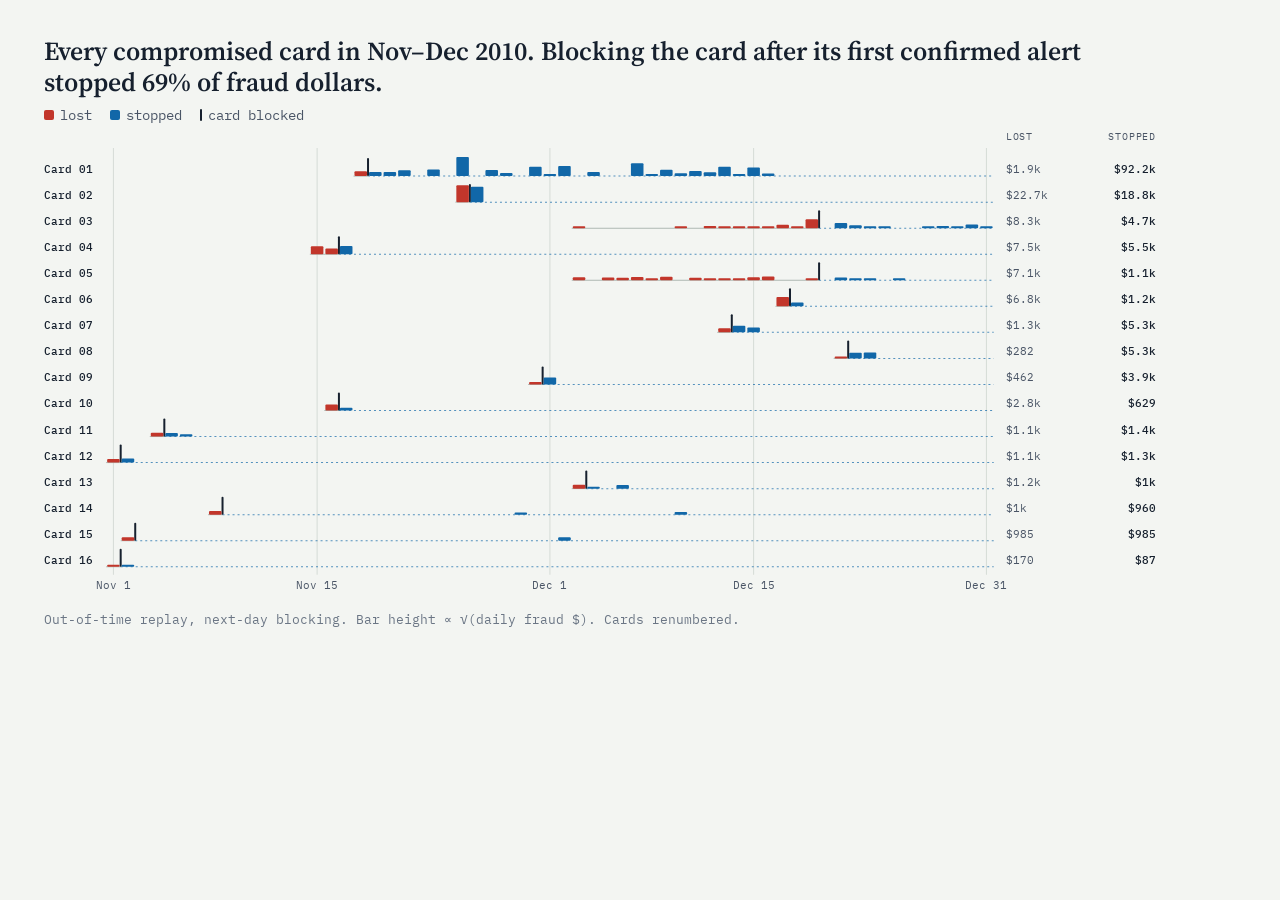
<file: site/figure.html>
<!doctype html>
<html lang="en" data-theme="light">
<head>
<meta charset="utf-8">
<meta name="viewport" content="width=device-width, initial-scale=1">
<title>Figure Render</title>
<link rel="stylesheet" href="assets/tokens.css">
<style>
  /* Renders one chart at a fixed size for the README; scripts/build.sh screenshots it. */
  body { width: 1200px; padding: 36px 44px; }
  h1 { font: 600 26px/1.2 var(--serif); margin: 0 0 6px; max-width: 1050px; }
  .legend { margin: 10px 0 6px; font-size: 14px; }
  .source { font-size: 13px; margin-top: 8px; }
</style>
</head>
<body>
<h1 id="title"></h1>
<div class="legend" id="legend"></div>
<div id="fig"></div>
<p class="source" id="src"></p>
<script type="module">
  import { burstStrip, dumbbell, bars, lines, fmt } from "./assets/charts.js";
  await document.fonts.ready;
  await Promise.all(["600 26px \"Source Serif 4\"", "400 14px \"IBM Plex Mono\"", "500 14px \"IBM Plex Mono\""].map((f) => document.fonts.load(f)));
  const load = (n) => fetch(`data/${n}.json`).then((r) => r.json());
  const [R, head, policy, bursts] = await Promise.all(["report", "headline", "policy", "bursts"].map(load));
  const pol = {};
  for (const r of policy) (pol[r.window] ||= {})[r.policy] = r;
  const gap = Object.fromEntries(R.split_gap.filter((r) => r.model === "boosted_trees").map((r) => [r.split, r]));
  const fig = document.getElementById("fig");
  const set = (id, html) => (document.getElementById(id).innerHTML = html);
  const L = { lost: '<span><i style="background:var(--lost)"></i>lost</span>', stopped: '<span><i style="background:var(--stopped)"></i>stopped</span>',
    block: '<span><i style="background:var(--ink);width:2px;height:12px"></i>card blocked</span>' };

  const figures = {
    bursts() {
      set("title", `Every compromised card in Nov–Dec 2010. Blocking the card after its first confirmed alert stopped ${fmt.pct(pol.oot.next_day_block.prevented_share)} of fraud dollars.`);
      set("legend", L.lost + L.stopped + L.block);
      burstStrip(fig, bursts, { width: 1110, rowH: 26 });
      set("src", "Out-of-time replay, next-day blocking. Bar height ∝ √(daily fraud $). Cards renumbered.");
    },
    validation() {
      set("title", `A random test split promised ${fmt.pct(gap.random.test)} detection; on later months the model delivered ${fmt.pct(gap.random.oot)}.`);
      set("legend", '<span><svg width="12" height="12"><circle cx="6" cy="6" r="4.5" fill="none" stroke="var(--ink)" stroke-width="2"/></svg>test set claimed</span><span><svg width="12" height="12"><circle cx="6" cy="6" r="5" fill="var(--ink)"/></svg>out-of-time, Nov–Dec</span>');
      dumbbell(fig, [
        { key: "random", label: "Random records", note: "the usual default", ...gap.random },
        { key: "card_grouped", label: "Whole cards held out", note: "no card on both sides", ...gap.card_grouped },
        { key: "temporal", label: "Later months held out", note: "train Jan–Aug, test Sep–Oct", ...gap.temporal },
      ], { width: 1110, rowH: 80, domain: [0.5, 0.9], left: 250, fs: 15 });
      set("src", "FDR@3% (share of fraud in the top 3% of scores), boosted trees, mean of 5 seeds.");
    },
    speed() {
      set("title", "Same alerts, faster response: the share of out-of-time fraud dollars stopped by blocking policy.");
      const names = { next_day_block: "Block next day", same_day_block: "Block same day", realtime_decline: "Decline in real time" };
      bars(fig, Object.keys(names).map((k) => ({ label: names[k], value: pol.oot[k].prevented_share, color: "var(--stopped)" })),
        { width: 1110, height: 360, valueLabels: true, yFmt: (v) => fmt.pct(v), fs: 15, title: "Share stopped by policy" });
      set("src", "Nov–Dec 2010 replay, same model and cutoff for every policy.");
    },
    value() {
      set("title", "Net value stops rising at a 3% review budget, chosen on Sep–Oct and confirmed on Nov–Dec.");
      set("legend", '<span><i style="background:var(--context);height:2px;width:14px"></i>Sep–Oct (chosen on)</span><span><i style="background:var(--stopped);height:2px;width:14px"></i>Nov–Dec (out-of-time)</span>');
      lines(fig, [
        { name: "Sep–Oct", color: "var(--context)", dash: "5 4", points: R.value_curve.validation.map((r) => ({ x: r.target_alert_rate, y: r.net_value })) },
        { name: "Nov–Dec", color: "var(--stopped)", points: R.value_curve.oot.map((r) => ({ x: r.target_alert_rate, y: r.net_value })) },
      ], { width: 1110, height: 380, xFmt: (v) => fmt.pct(v, v < 0.01 ? 2 : 0), yFmt: fmt.usdK, xTicks: [0.0025, 0.01, 0.02, 0.03, 0.05, 0.075, 0.1], markers: true, labelW: 70, fs: 14, title: "Net value by review budget" });
      set("src", "Next-day blocking; two-month windows; cost assumptions in the report's Appendix B.");
    },
  };
  figures[new URLSearchParams(location.search).get("f") || "bursts"]();
  document.body.dataset.ready = "1";
</script>
</body>
</html>
</file>
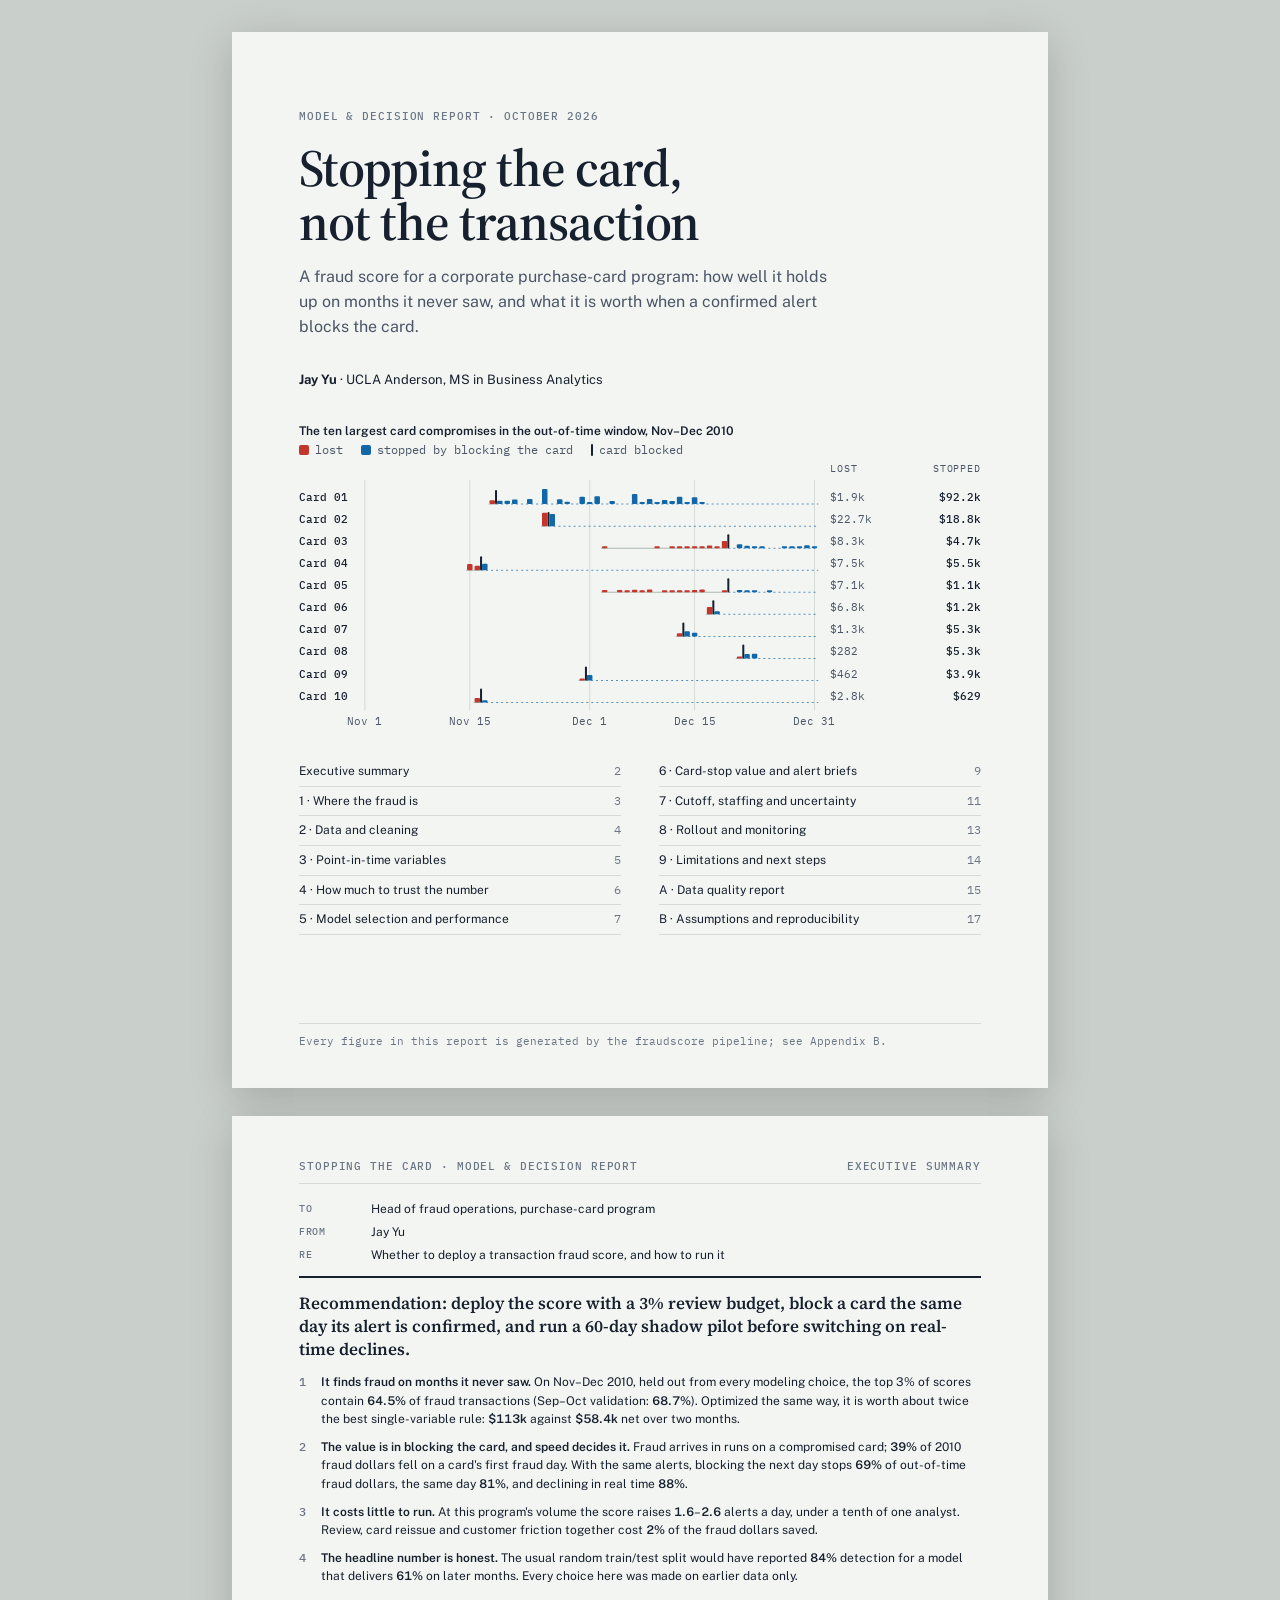
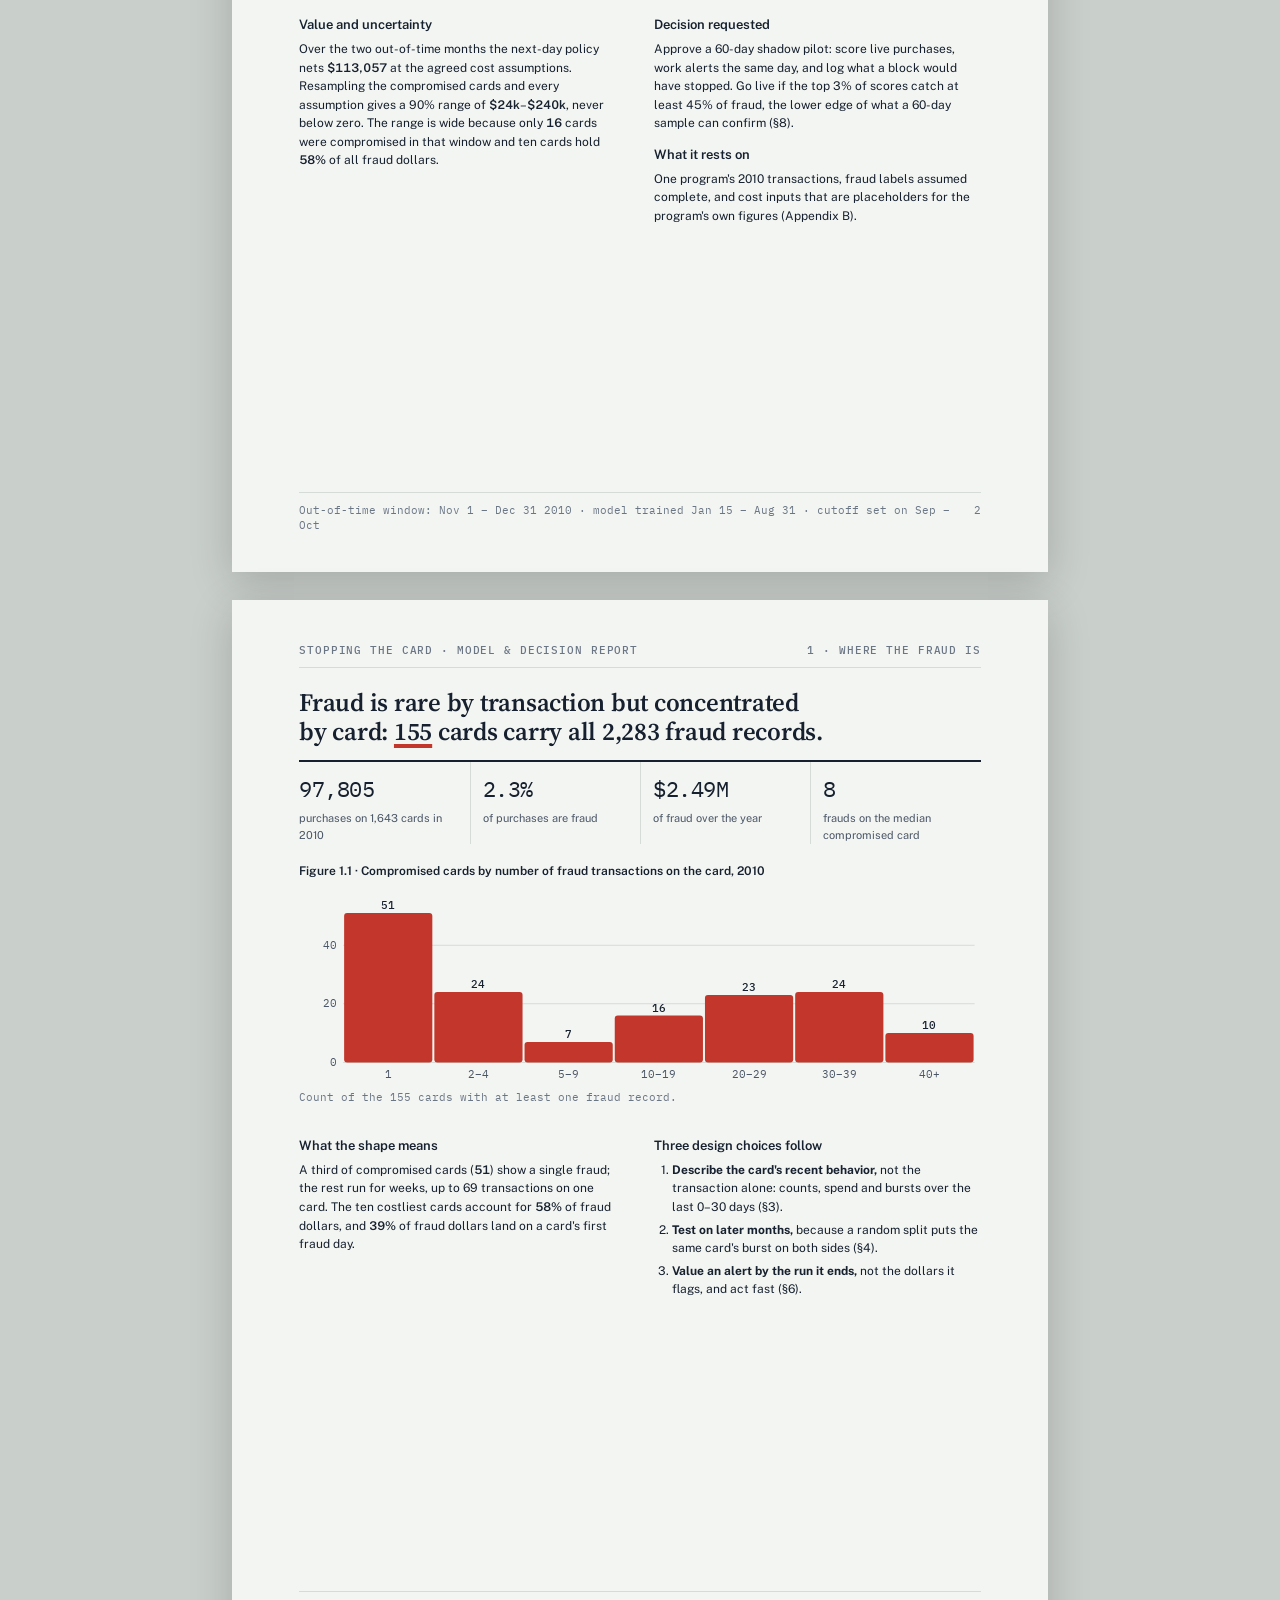
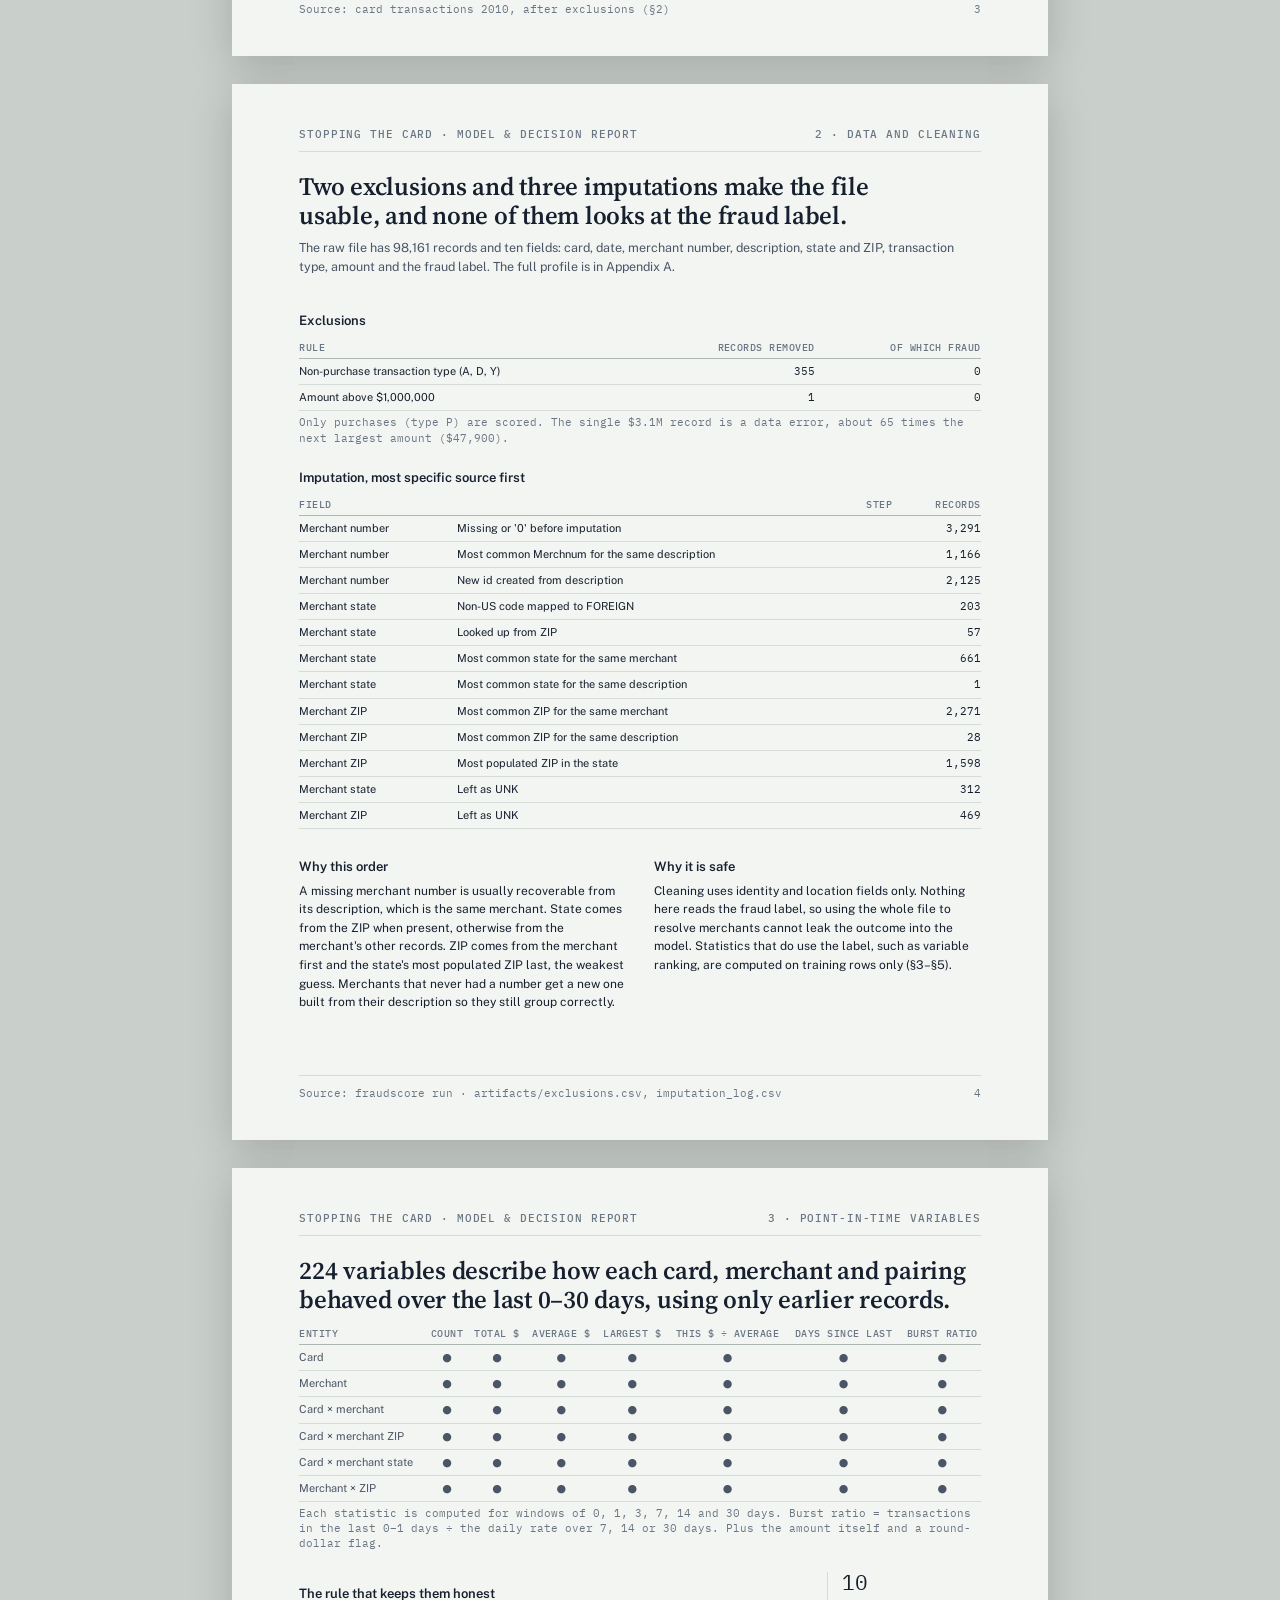
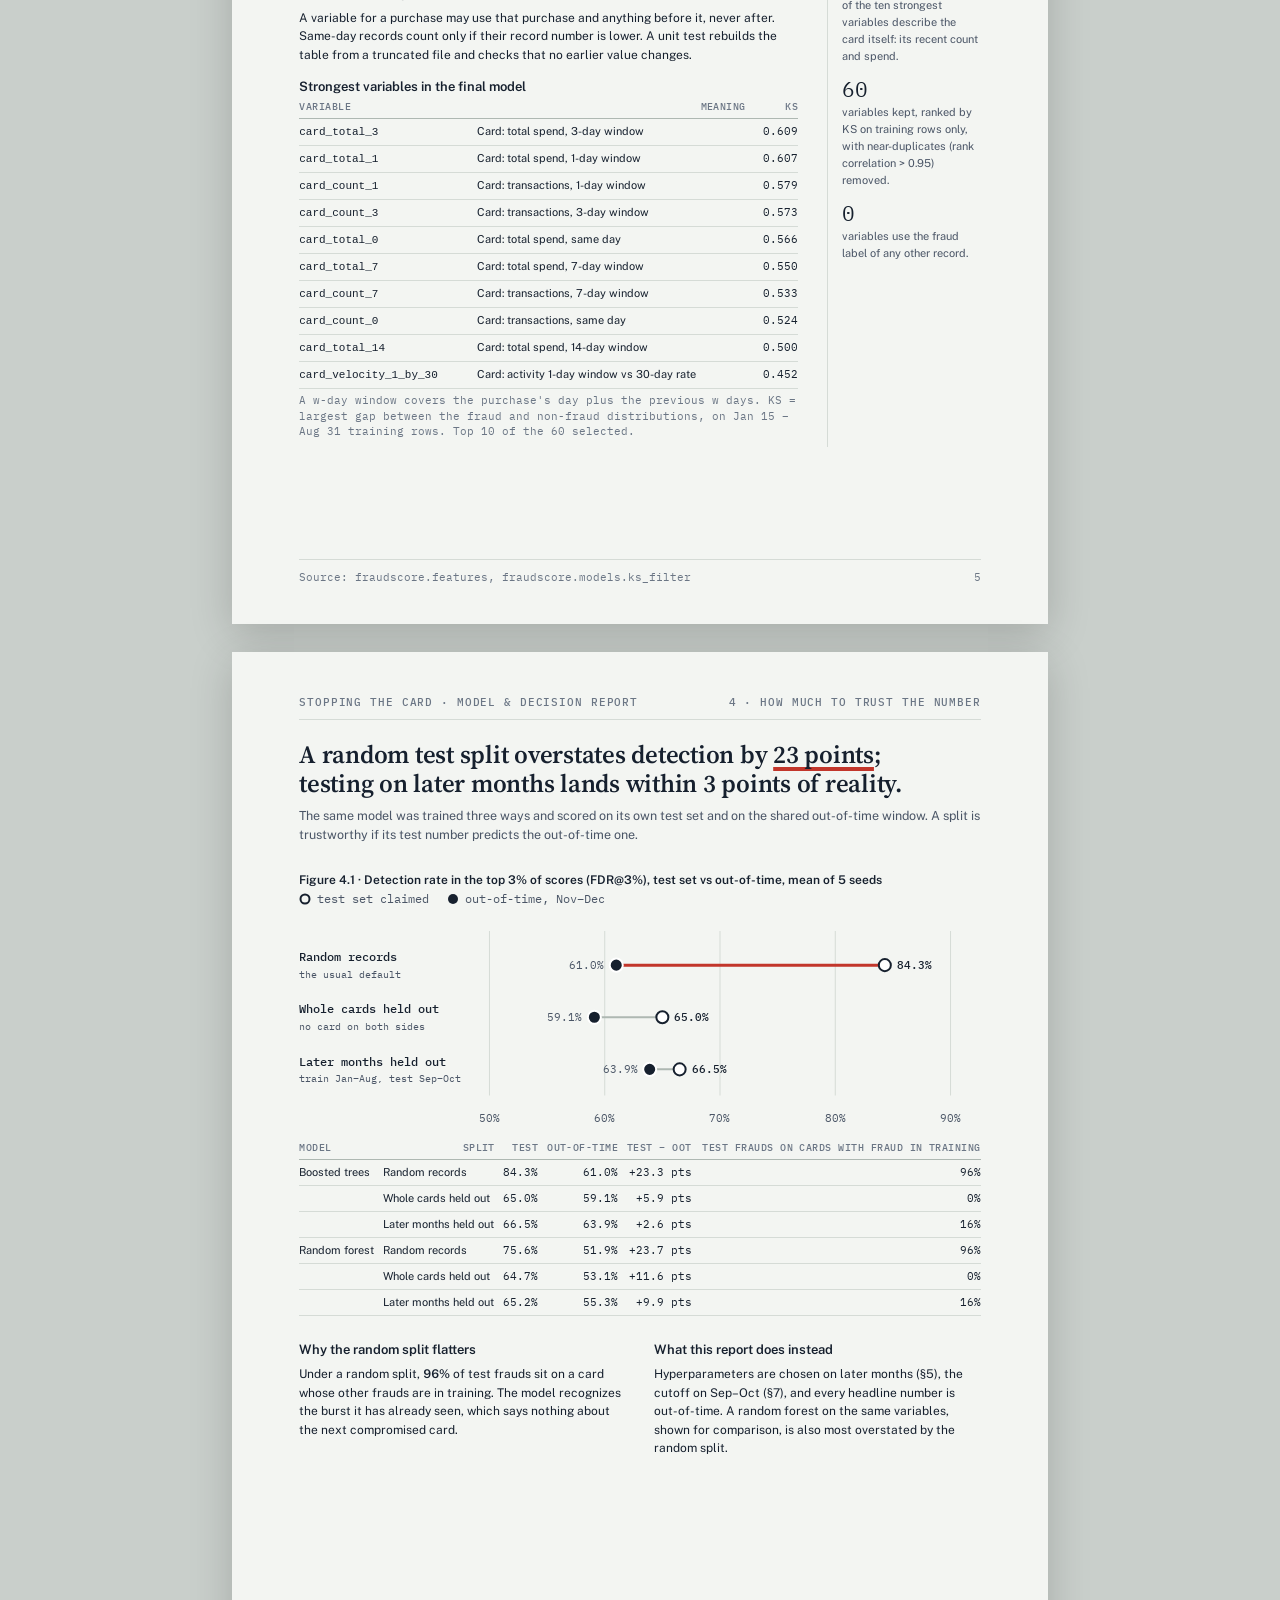
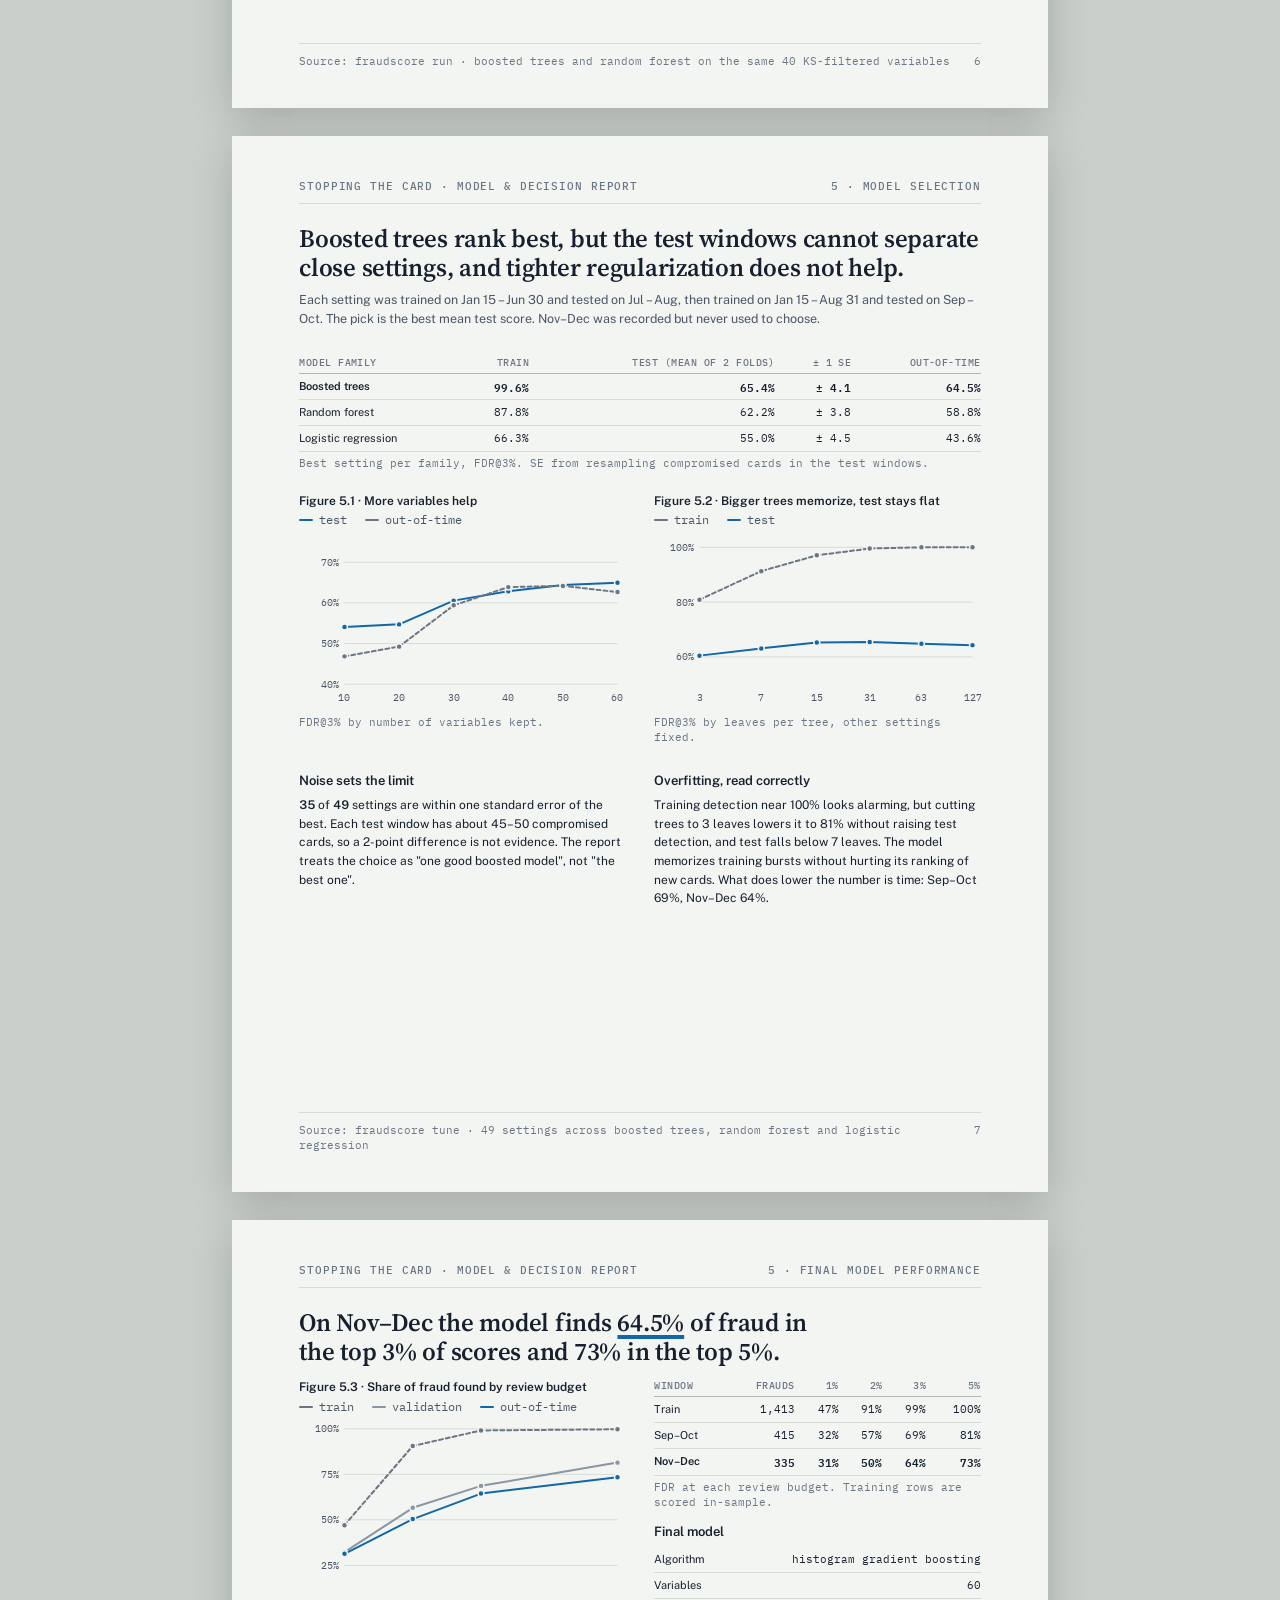
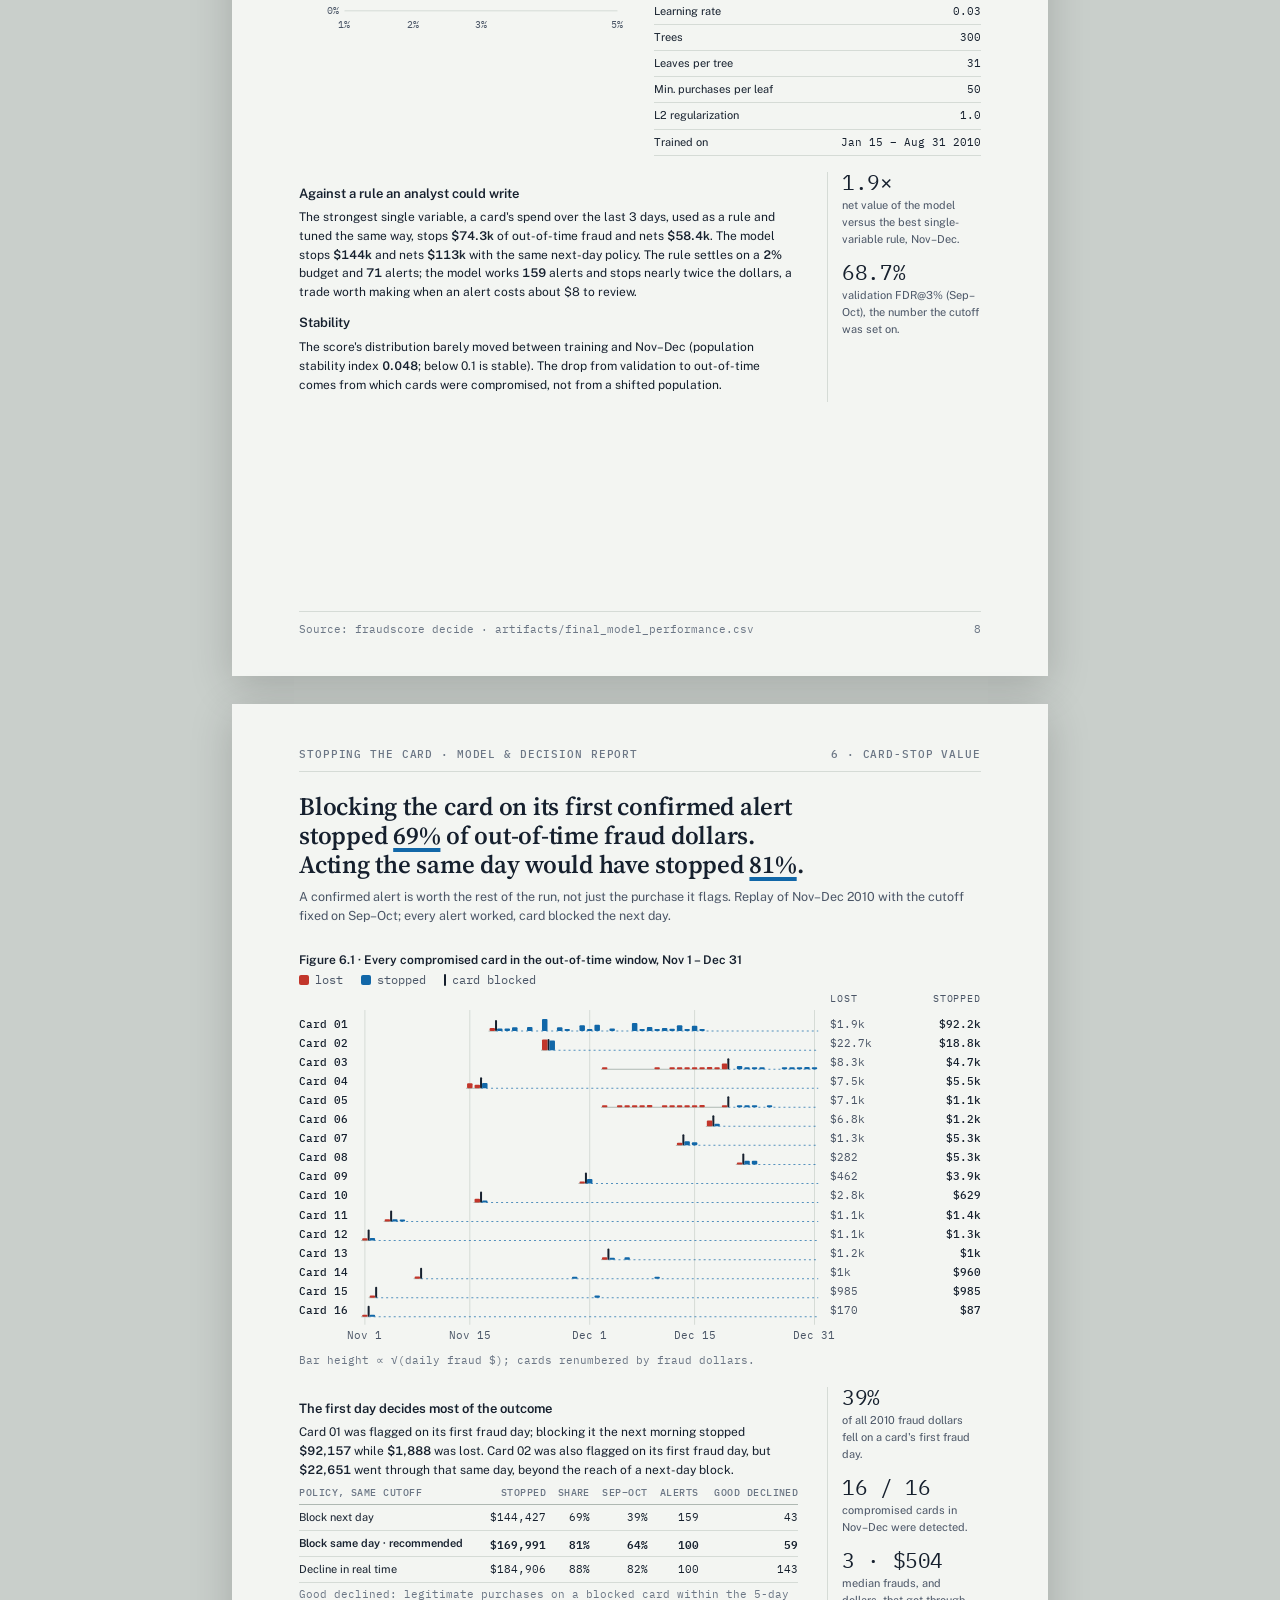
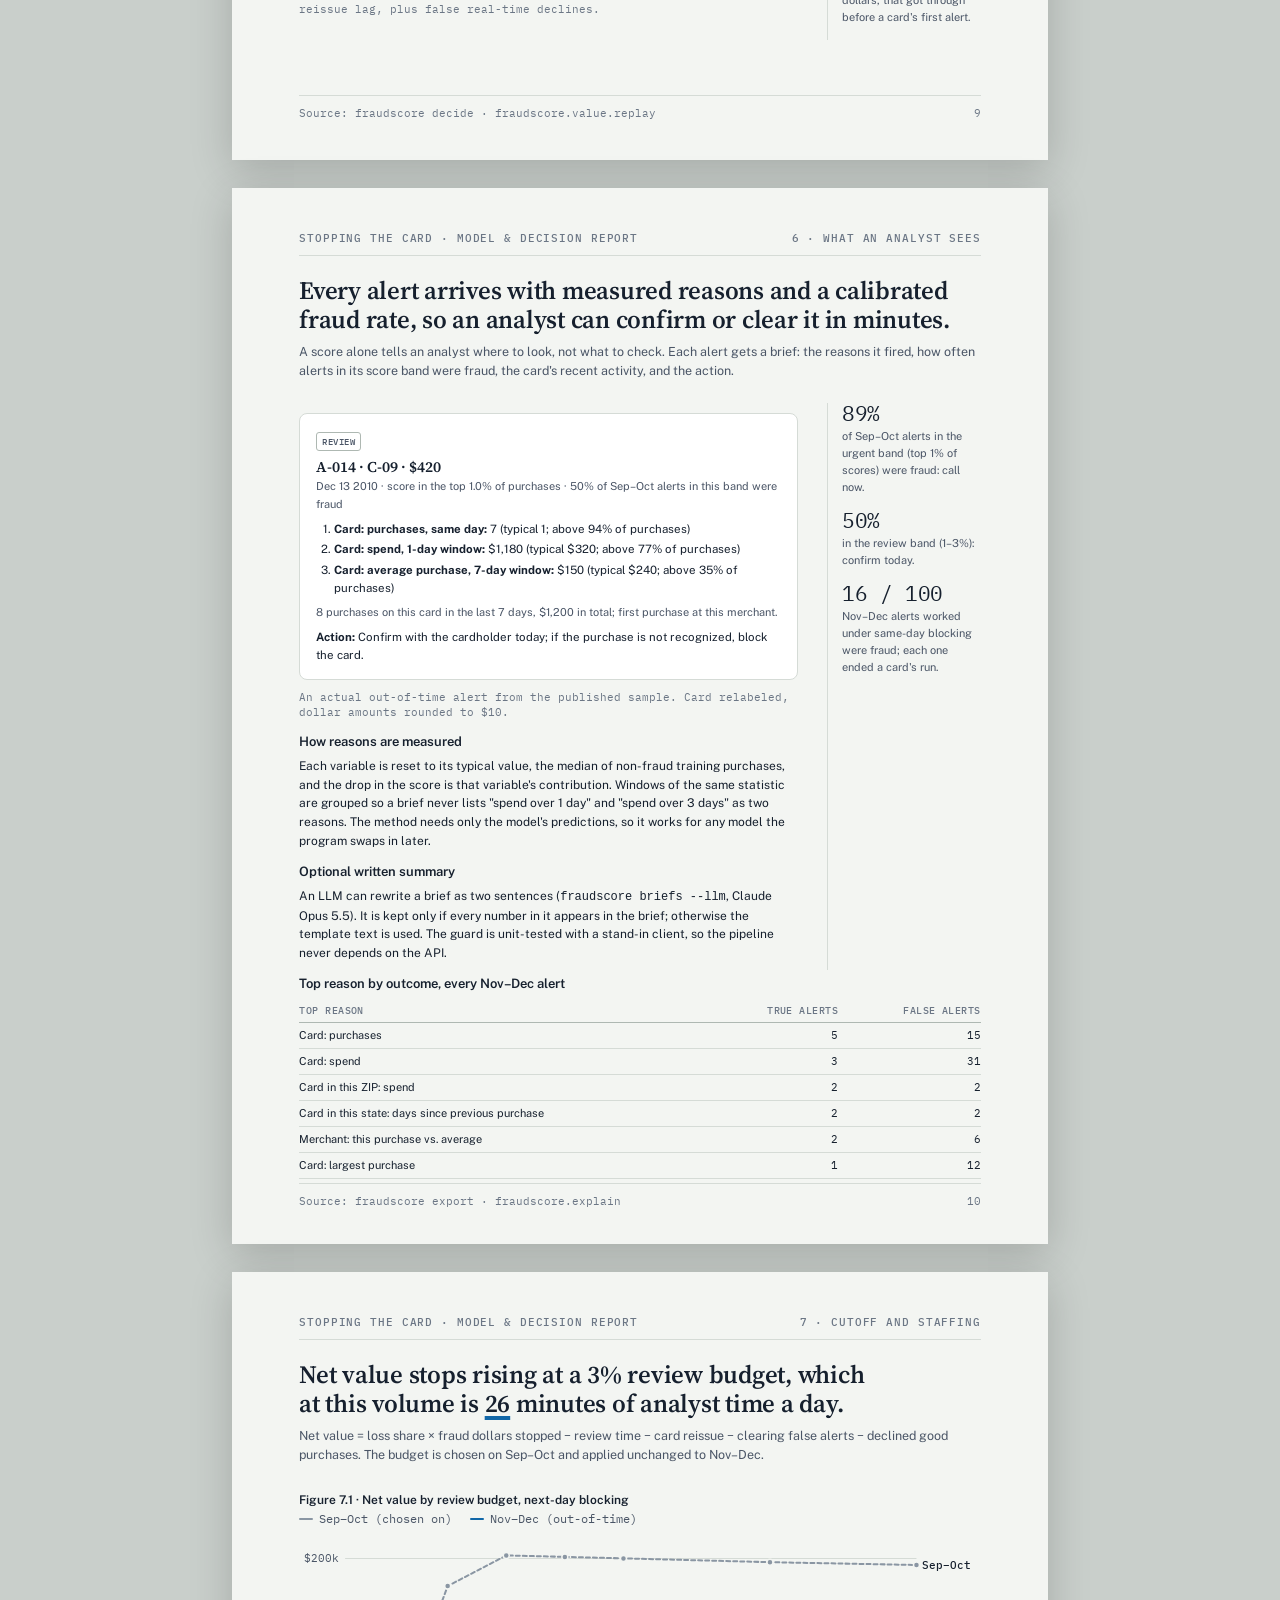
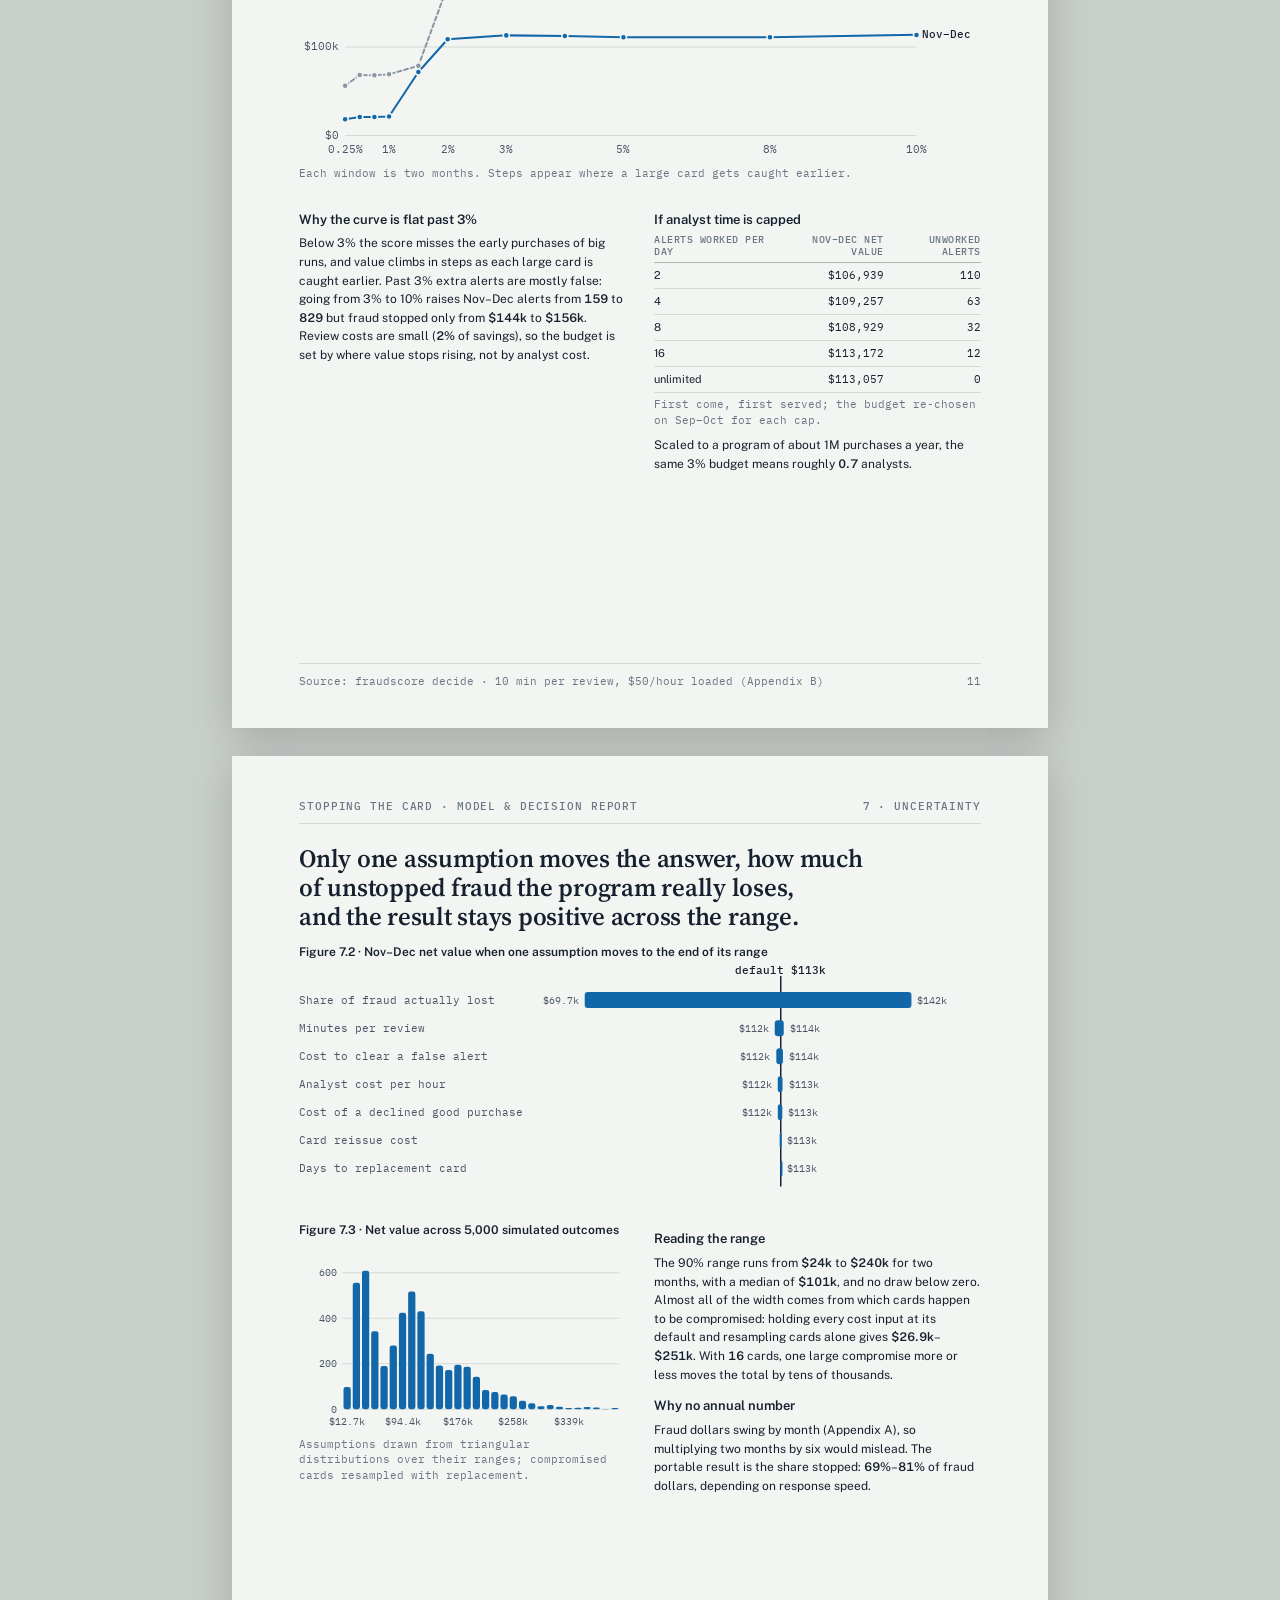
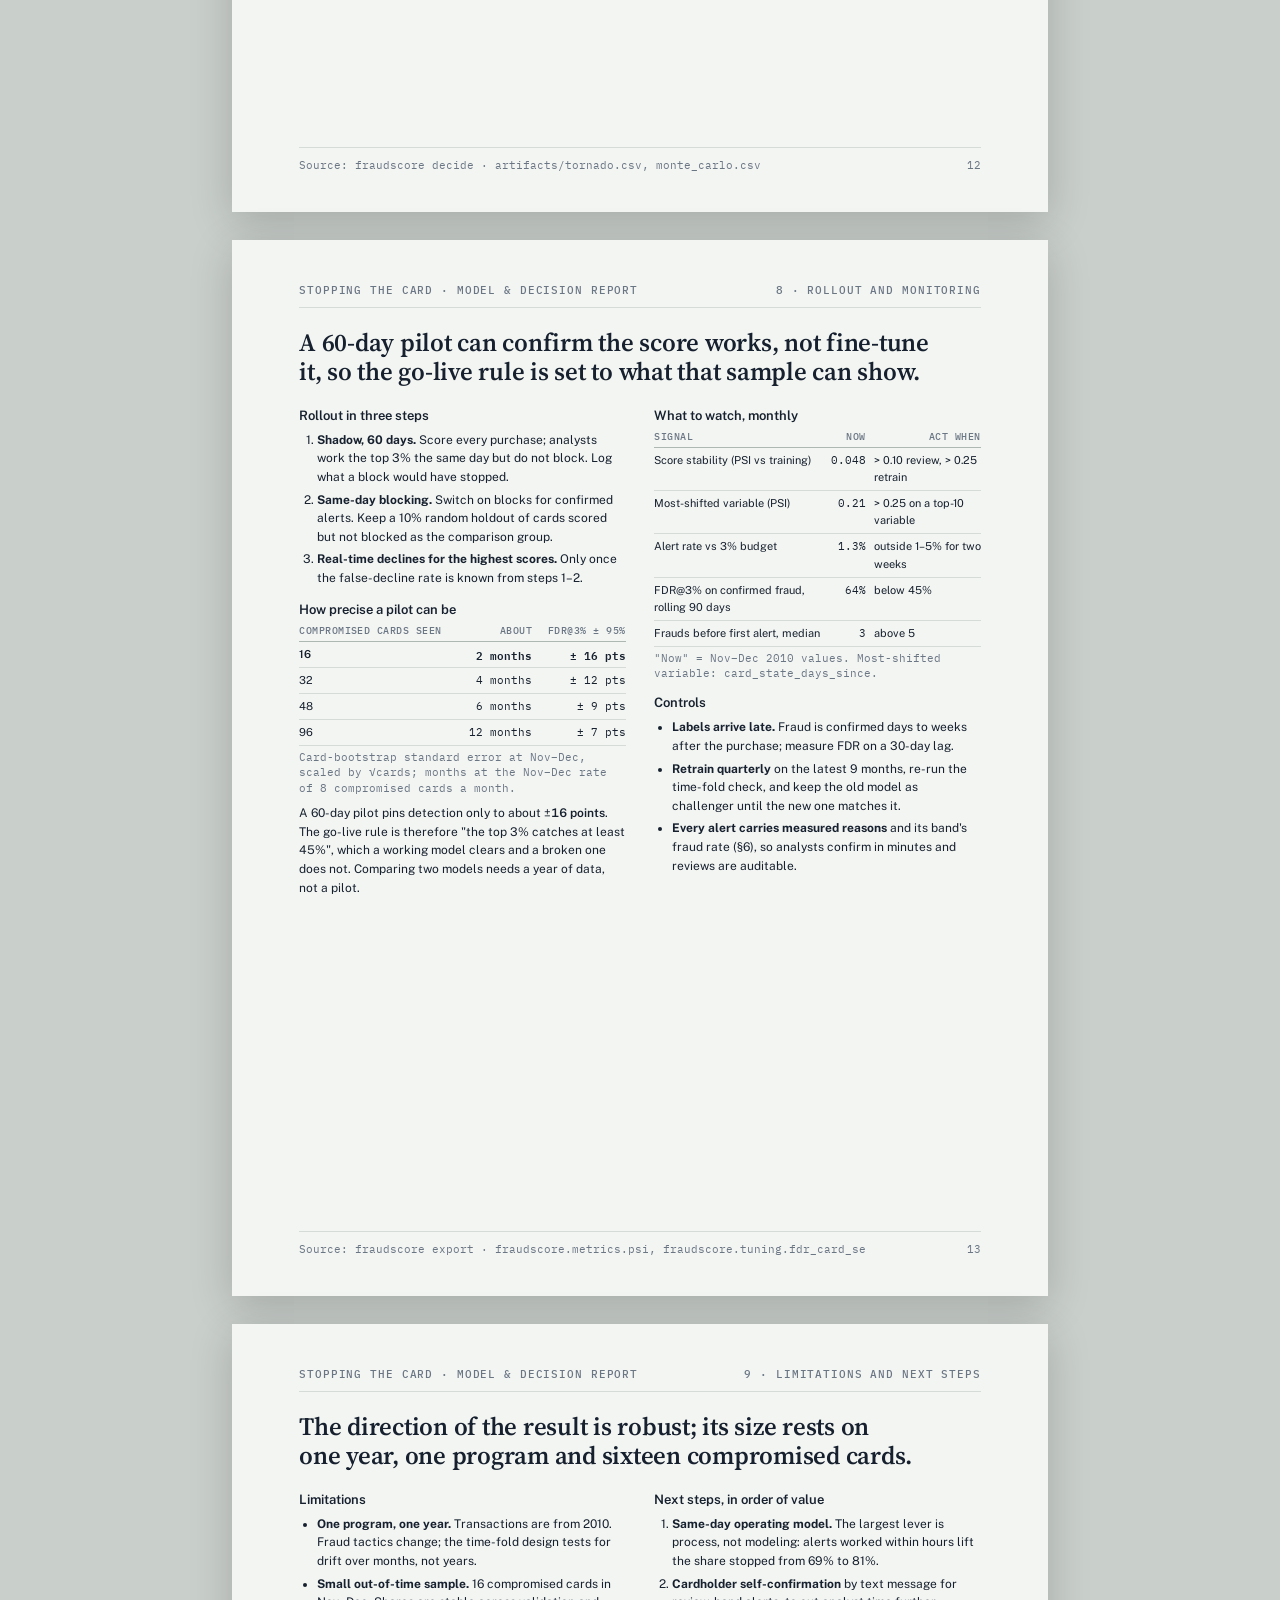
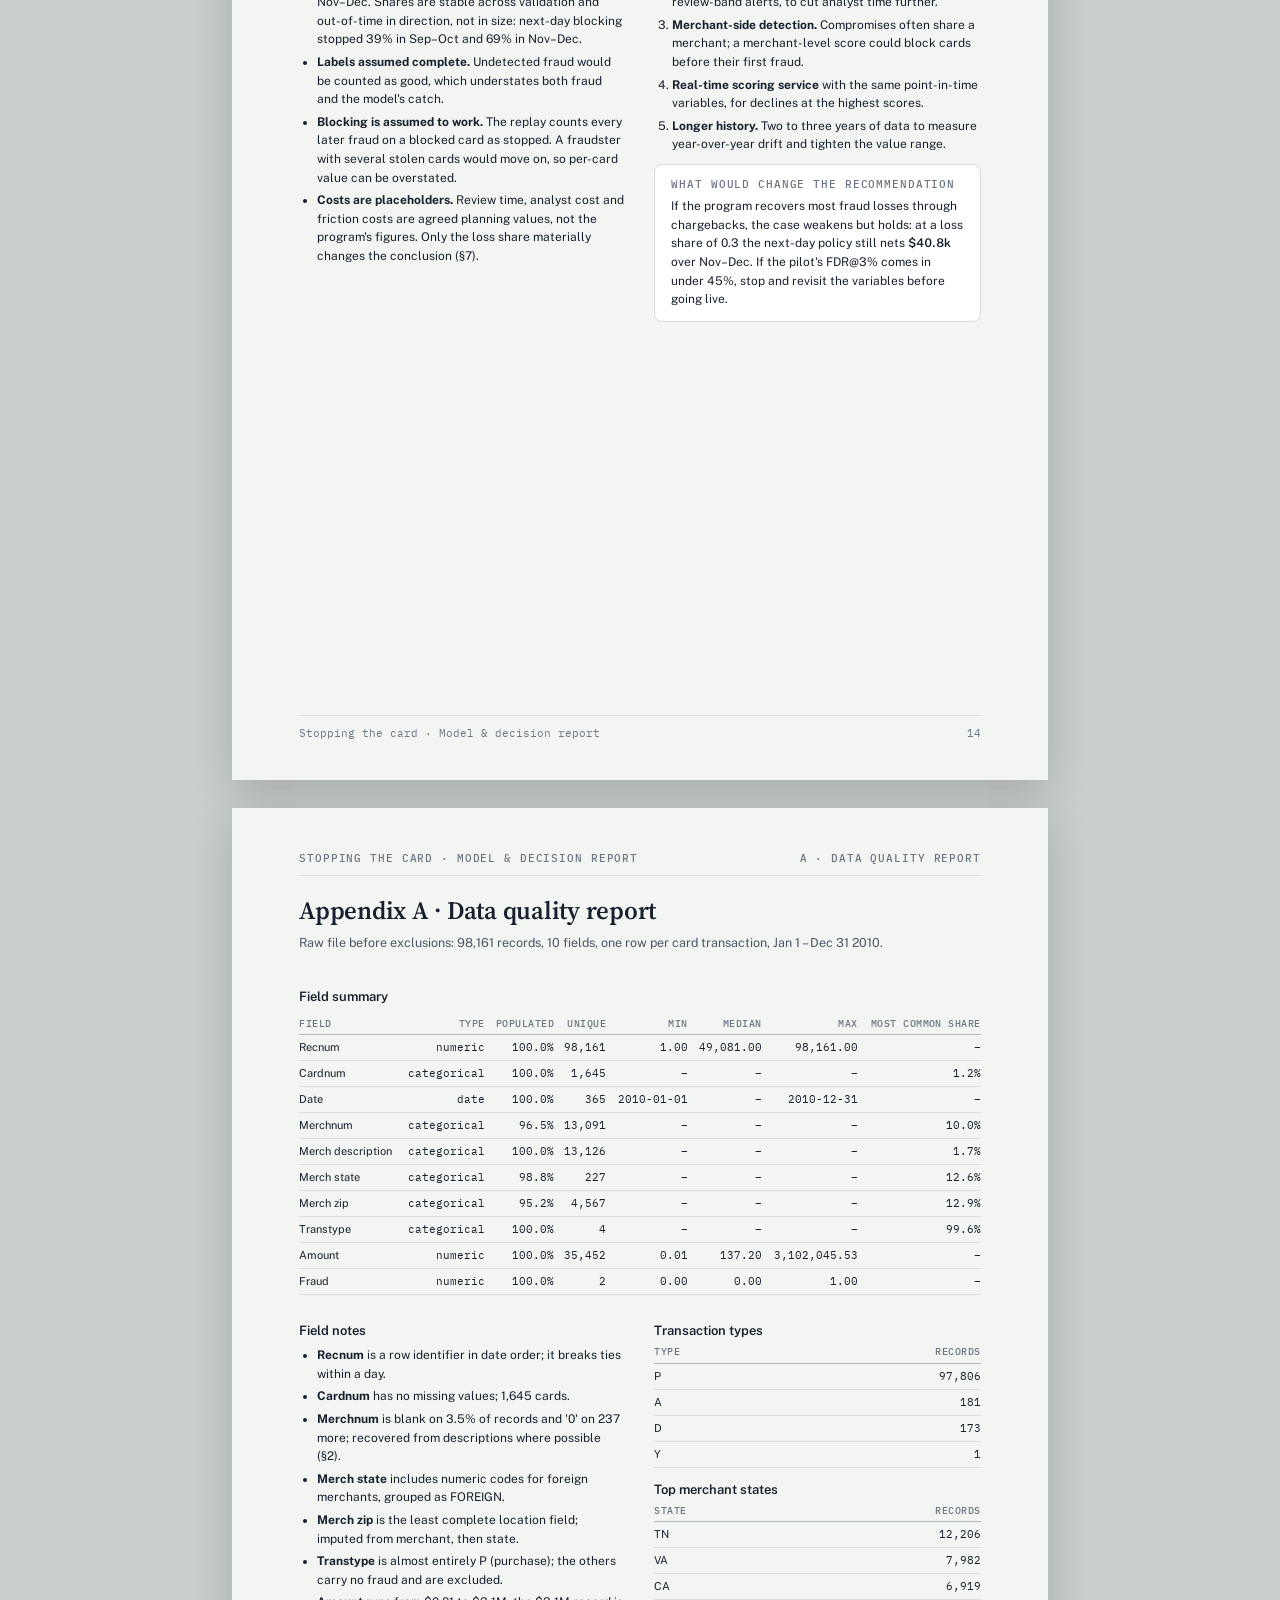
<file: site/report.html>
<!doctype html>
<html lang="en" data-theme="light">
<head>
<meta charset="utf-8">
<meta name="viewport" content="width=device-width, initial-scale=1">
<title>Stopping the Card</title>
<meta name="description" content="Model and decision report: a card fraud score validated on unseen months, and what it is worth when confirmed alerts block the card.">
<link rel="stylesheet" href="assets/tokens.css">
<style>
  @page { size: letter; margin: 0; }
  body { background: #c9cfcb; padding: 32px 0; }
  .page {
    width: 8.5in; height: 11in; margin: 0 auto 28px; background: var(--paper); overflow: hidden;
    padding: 0.45in 0.7in 0.4in; display: flex; flex-direction: column; position: relative;
    box-shadow: 0 10px 40px rgb(0 0 0 / 0.18);
  }
  @media print { body { background: none; padding: 0; } .page { box-shadow: none; margin: 0; break-after: page; } }
  .running { display: flex; justify-content: space-between; padding-bottom: 10px; border-bottom: 1px solid var(--rule); }
  .page > header { margin: 20px 0 8px; }
  .page .action-title { font-size: 25px; }
  .lede { font-size: 12.5px; color: var(--ink-2); margin: 8px 0 14px; }
  .page footer { margin-top: auto; padding-top: 10px; border-top: 1px solid var(--rule); display: flex; justify-content: space-between; }
  h3 { font: 600 13px/1.3 var(--sans); margin: 14px 0 6px; }
  p, li { font-size: 12px; }
  p { margin: 0 0 8px; }
  ul, ol { margin: 0 0 8px; padding-left: 18px; }
  li { margin-bottom: 4px; }
  .body .figure-num, p .figure-num, li .figure-num { font-family: var(--sans); font-weight: 600; font-feature-settings: "tnum" 1; }
  figure { margin: 6px 0 0; }
  figcaption { display: grid; gap: 5px; margin-bottom: 4px; }
  figcaption b { font: 600 12px/1.3 var(--sans); }
  .cols { display: grid; grid-template-columns: 1fr 1fr; gap: 0.3in; }
  .cols-31 { display: grid; grid-template-columns: 1fr 1.6in; gap: 0.3in; }
  .margin { border-left: 1px solid var(--rule); padding-left: 14px; }
  .note { margin-bottom: 14px; }
  .note .figure-num { font-size: 21px; line-height: 1; display: block; margin-bottom: 4px; letter-spacing: -0.02em; }
  .note p { font-size: 11px; color: var(--ink-2); margin: 0; }
  table { width: 100%; border-collapse: collapse; margin: 6px 0 4px; font-size: 11px; }
  th { font: 500 9.5px/1.2 var(--mono); letter-spacing: 0.05em; text-transform: uppercase; color: var(--ink-3);
       text-align: right; padding: 0 0 5px 8px; border-bottom: 1px solid var(--rule-strong); vertical-align: bottom; }
  td { padding: 4px 0 4px 8px; border-bottom: 1px solid var(--rule); text-align: right; font-family: var(--mono); vertical-align: top; }
  th:first-child, td:first-child { text-align: left; padding-left: 0; }
  td.t { font-family: var(--sans); text-align: left; }
  td code { white-space: nowrap; }
  tr.hi td { font-weight: 600; }
  .facts { display: grid; grid-template-columns: repeat(4, 1fr); border-top: 2px solid var(--ink); margin: 6px 0 14px; }
  .facts div { padding: 10px 12px 0 0; }
  .facts div + div { padding-left: 12px; border-left: 1px solid var(--rule); }
  .facts .figure-num { font-size: 22px; display: block; letter-spacing: -0.02em; }
  .facts p { font-size: 11px; color: var(--ink-2); margin: 4px 0 0; }
  .callout { background: var(--surface); border: 1px solid var(--rule); border-radius: 8px; padding: 12px 16px; margin: 10px 0; }
  .callout .kicker { display: block; margin-bottom: 6px; }

  /* Cover */
  .cover { padding-top: 0.8in; }
  .cover h1 { font: 600 52px/1.04 var(--serif); letter-spacing: -0.02em; margin: 18px 0 16px; }
  .cover .sub { font-size: 16px; color: var(--ink-2); max-width: 5.6in; }
  .cover .by { margin: 22px 0 28px; font-size: 13px; }
  .toc { columns: 2; column-gap: 0.4in; margin-top: 18px; }
  .toc div { display: flex; justify-content: space-between; gap: 10px; font-size: 12px; padding: 5px 0; border-bottom: 1px solid var(--rule); break-inside: avoid; }
  .toc span:last-child { font-family: var(--mono); color: var(--ink-3); }

  /* Memo */
  .memo-head { display: grid; grid-template-columns: 60px 1fr; gap: 4px 12px; font-size: 12px; margin: 16px 0 14px; padding-bottom: 12px; border-bottom: 2px solid var(--ink); }
  .memo-head span:nth-child(odd) { font: 500 10px/1.8 var(--mono); letter-spacing: 0.06em; text-transform: uppercase; color: var(--ink-3); }
  .rec { font: 600 17px/1.35 var(--serif); margin: 0 0 12px; }
  ol.findings { padding-left: 0; list-style: none; counter-reset: f; }
  ol.findings li { counter-increment: f; display: grid; grid-template-columns: 22px 1fr; margin-bottom: 9px; }
  ol.findings li::before { content: counter(f); font: 500 12px/1.5 var(--mono); color: var(--ink-3); }
  ol.findings b { font-weight: 600; }

  .matrix td, .matrix th { text-align: center; }
  .brief-card { padding: 14px 16px; }
  .brief-card .bh { font: 600 15px/1.3 var(--serif); margin: 6px 0 2px; }
  .brief-card .bs { font-size: 11px; color: var(--ink-2); margin-bottom: 8px; }
  .brief-card ol { margin: 4px 0 6px; padding-left: 18px; }
  .brief-card li { font-size: 11.5px; margin-bottom: 3px; }
  .brief-card .act { font-size: 11.5px; margin: 6px 0 0; }
  .pill { font: 500 9px/1 var(--mono); letter-spacing: 0.06em; text-transform: uppercase; padding: 3px 5px; border-radius: 3px; }
  .pill.urgent { background: var(--lost-wash); color: var(--lost); }
  .pill.review { border: 1px solid var(--rule-strong); color: var(--ink-2); }
  .matrix td:first-child, .matrix th:first-child { text-align: left; }
  .matrix td { font-family: var(--sans); color: var(--ink-2); }
</style>
</head>
<body>

<!-- 1 · Cover -->
<article class="page cover">
  <span class="kicker">Model &amp; decision report · October 2026</span>
  <h1>Stopping the card,<br>not the transaction</h1>
  <p class="sub">A fraud score for a corporate purchase-card program: how well it holds up on months it never saw, and what it is worth when a confirmed alert blocks the card.</p>
  <p class="by"><b>Jay Yu</b> · UCLA Anderson, MS in Business Analytics</p>
  <figure>
    <figcaption><b>The ten largest card compromises in the out-of-time window, Nov–Dec 2010</b>
      <span class="legend"><span><i style="background:var(--lost)"></i>lost</span><span><i style="background:var(--stopped)"></i>stopped by blocking the card</span><span><i style="background:var(--ink);width:2px;height:12px"></i>card blocked</span></span></figcaption>
    <div id="cover-burst"></div>
  </figure>
  <div class="toc">
    <div><span>Executive summary</span><span data-toc="p-exec"></span></div>
    <div><span>1 · Where the fraud is</span><span data-toc="p-1"></span></div>
    <div><span>2 · Data and cleaning</span><span data-toc="p-2"></span></div>
    <div><span>3 · Point-in-time variables</span><span data-toc="p-3"></span></div>
    <div><span>4 · How much to trust the number</span><span data-toc="p-4"></span></div>
    <div><span>5 · Model selection and performance</span><span data-toc="p-5"></span></div>
    <div><span>6 · Card-stop value and alert briefs</span><span data-toc="p-6"></span></div>
    <div><span>7 · Cutoff, staffing and uncertainty</span><span data-toc="p-7"></span></div>
    <div><span>8 · Rollout and monitoring</span><span data-toc="p-8"></span></div>
    <div><span>9 · Limitations and next steps</span><span data-toc="p-9"></span></div>
    <div><span>A · Data quality report</span><span data-toc="p-a"></span></div>
    <div><span>B · Assumptions and reproducibility</span><span data-toc="p-b"></span></div>
  </div>
  <footer><span class="source">Every figure in this report is generated by the fraudscore pipeline; see Appendix B.</span><span class="source"></span></footer>
</article>

<!-- 2 · Executive summary -->
<article class="page" id="p-exec">
  <div class="running"><span class="kicker">Stopping the card · Model &amp; decision report</span><span class="kicker">Executive summary</span></div>
  <div class="memo-head">
    <span>To</span><span>Head of fraud operations, purchase-card program</span>
    <span>From</span><span>Jay Yu</span>
    <span>Re</span><span>Whether to deploy a transaction fraud score, and how to run it</span>
  </div>
  <p class="rec">Recommendation: deploy the score with a 3% review budget, block a card the same day its alert is confirmed, and run a 60-day shadow pilot before switching on real-time declines.</p>
  <ol class="findings">
    <li><span><b>It finds fraud on months it never saw.</b> On Nov–Dec 2010, held out from every modeling choice, the top 3% of scores contain
      <span class="figure-num" data-v="head.oot_fdr_at_3|pct1"></span> of fraud transactions (Sep–Oct validation: <span class="figure-num" data-v="perf.val.fdr@3%|pct1"></span>).
      Optimized the same way, it is worth about twice the best single-variable rule:
      <span class="figure-num" data-v="head.oot.net_value|usdK"></span> against <span class="figure-num" data-v="head.rule_baseline.oot_net_value|usdK"></span> net over two months.</span></li>
    <li><span><b>The value is in blocking the card, and speed decides it.</b> Fraud arrives in runs on a compromised card;
      <span class="figure-num" data-v="R.data.first_day_dollar_share|pct0"></span> of 2010 fraud dollars fell on a card's first fraud day.
      With the same alerts, blocking the next day stops <span class="figure-num" data-v="pol.oot.next_day_block.prevented_share|pct0"></span> of out-of-time fraud dollars,
      the same day <span class="figure-num" data-v="pol.oot.same_day_block.prevented_share|pct0"></span>, and declining in real time
      <span class="figure-num" data-v="pol.oot.realtime_decline.prevented_share|pct0"></span>.</span></li>
    <li><span><b>It costs little to run.</b> At this program's volume the score raises
      <span class="figure-num" data-v="calc.same_per_day|num1"></span>–<span class="figure-num" data-v="calc.next_per_day|num1"></span> alerts a day,
      under a tenth of one analyst. Review, card reissue and customer friction together cost
      <span class="figure-num" data-v="calc.cost_share|pct0"></span> of the fraud dollars saved.</span></li>
    <li><span><b>The headline number is honest.</b> The usual random train/test split would have reported
      <span class="figure-num" data-v="gap.own.random.test|pct0"></span> detection for a model that delivers
      <span class="figure-num" data-v="gap.own.random.oot|pct0"></span> on later months. Every choice here was made on earlier data only.</span></li>
  </ol>
  <div class="cols">
    <div>
      <h3>Value and uncertainty</h3>
      <p>Over the two out-of-time months the next-day policy nets <span class="figure-num" data-v="head.oot.net_value|usd"></span> at the agreed cost assumptions.
        Resampling the compromised cards and every assumption gives a 90% range of
        <span class="figure-num" data-v="R.monte_carlo.p05|usdK"></span>–<span class="figure-num" data-v="R.monte_carlo.p95|usdK"></span>, never below zero.
        The range is wide because only <span class="figure-num" data-v="R.pilot.oot_fraud_cards|int"></span> cards were compromised in that window and ten cards hold
        <span class="figure-num" data-v="R.data.top10_card_dollar_share|pct0"></span> of all fraud dollars.</p>
    </div>
    <div>
      <h3>Decision requested</h3>
      <p>Approve a 60-day shadow pilot: score live purchases, work alerts the same day, and log what a block would have stopped. Go live if the top 3% of scores catch at least 45% of fraud, the lower edge of what a 60-day sample can confirm (§8).</p>
      <h3>What it rests on</h3>
      <p>One program's 2010 transactions, fraud labels assumed complete, and cost inputs that are placeholders for the program's own figures (Appendix B).</p>
    </div>
  </div>
  <footer><span class="source">Out-of-time window: Nov 1 – Dec 31 2010 · model trained Jan 15 – Aug 31 · cutoff set on Sep – Oct</span><span class="source pnum"></span></footer>
</article>

<!-- 3 · Where the fraud is -->
<article class="page" id="p-1">
  <div class="running"><span class="kicker">Stopping the card · Model &amp; decision report</span><span class="kicker">1 · Where the fraud is</span></div>
  <header><h1 class="action-title">Fraud is rare by transaction but concentrated by card: <span class="mark-lost" data-v="R.data.fraud_cards|int"></span> cards carry all <span data-v="R.data.fraud_records|int"></span> fraud records.</h1></header>
  <div class="facts">
    <div><span class="figure-num" data-v="R.data.clean_records|int"></span><p>purchases on <span data-v="R.data.cards|int"></span> cards in 2010</p></div>
    <div><span class="figure-num" data-v="R.data.fraud_rate|pct1"></span><p>of purchases are fraud</p></div>
    <div><span class="figure-num" data-v="R.data.fraud_dollars|usdK"></span><p>of fraud over the year</p></div>
    <div><span class="figure-num" data-v="R.data.frauds_per_card_median|int"></span><p>frauds on the median compromised card</p></div>
  </div>
  <figure>
    <figcaption><b>Figure 1.1 · Compromised cards by number of fraud transactions on the card, 2010</b></figcaption>
    <div id="fig-per-card"></div>
    <p class="source">Count of the <span data-v="R.data.fraud_cards|int"></span> cards with at least one fraud record.</p>
  </figure>
  <div class="cols" style="margin-top:10px">
    <div>
      <h3>What the shape means</h3>
      <p>A third of compromised cards (<span class="figure-num" data-v="R.data.single_fraud_cards|int"></span>) show a single fraud; the rest run for weeks, up to 69 transactions on one card. The ten costliest cards account for <span class="figure-num" data-v="R.data.top10_card_dollar_share|pct0"></span> of fraud dollars, and <span class="figure-num" data-v="R.data.first_day_dollar_share|pct0"></span> of fraud dollars land on a card's first fraud day.</p>
    </div>
    <div>
      <h3>Three design choices follow</h3>
      <ol>
        <li><b>Describe the card's recent behavior,</b> not the transaction alone: counts, spend and bursts over the last 0–30 days (§3).</li>
        <li><b>Test on later months,</b> because a random split puts the same card's burst on both sides (§4).</li>
        <li><b>Value an alert by the run it ends,</b> not the dollars it flags, and act fast (§6).</li>
      </ol>
    </div>
  </div>
  <footer><span class="source">Source: card transactions 2010, after exclusions (§2)</span><span class="source pnum"></span></footer>
</article>

<!-- 4 · Data and cleaning -->
<article class="page" id="p-2">
  <div class="running"><span class="kicker">Stopping the card · Model &amp; decision report</span><span class="kicker">2 · Data and cleaning</span></div>
  <header><h1 class="action-title">Two exclusions and three imputations make the file usable, and none of them looks at the fraud label.</h1>
    <p class="lede">The raw file has <span data-v="R.data.raw_records|int"></span> records and ten fields: card, date, merchant number, description, state and ZIP, transaction type, amount and the fraud label. The full profile is in Appendix A.</p></header>
  <h3>Exclusions</h3>
  <table id="t-excl"><thead><tr><th>Rule</th><th>Records removed</th><th>Of which fraud</th></tr></thead><tbody></tbody></table>
  <p class="source">Only purchases (type P) are scored. The single $3.1M record is a data error, about 65 times the next largest amount ($47,900).</p>
  <h3 style="margin-top:16px">Imputation, most specific source first</h3>
  <table id="t-imp"><thead><tr><th>Field</th><th>Step</th><th>Records</th></tr></thead><tbody></tbody></table>
  <div class="cols" style="margin-top:12px">
    <div>
      <h3>Why this order</h3>
      <p>A missing merchant number is usually recoverable from its description, which is the same merchant. State comes from the ZIP when present, otherwise from the merchant's other records. ZIP comes from the merchant first and the state's most populated ZIP last, the weakest guess. Merchants that never had a number get a new one built from their description so they still group correctly.</p>
    </div>
    <div>
      <h3>Why it is safe</h3>
      <p>Cleaning uses identity and location fields only. Nothing here reads the fraud label, so using the whole file to resolve merchants cannot leak the outcome into the model. Statistics that do use the label, such as variable ranking, are computed on training rows only (§3–§5).</p>
    </div>
  </div>
  <footer><span class="source">Source: fraudscore run · artifacts/exclusions.csv, imputation_log.csv</span><span class="source pnum"></span></footer>
</article>

<!-- 5 · Variables -->
<article class="page" id="p-3">
  <div class="running"><span class="kicker">Stopping the card · Model &amp; decision report</span><span class="kicker">3 · Point-in-time variables</span></div>
  <header><h1 class="action-title"><span data-v="R.variables.candidates|int"></span> variables describe how each card, merchant and pairing behaved over the last 0–30 days, using only earlier records.</h1></header>
  <table class="matrix">
    <thead><tr><th>Entity</th><th>Count</th><th>Total $</th><th>Average $</th><th>Largest $</th><th>This $ ÷ average</th><th>Days since last</th><th>Burst ratio</th></tr></thead>
    <tbody id="t-matrix"></tbody>
  </table>
  <p class="source">Each statistic is computed for windows of 0, 1, 3, 7, 14 and 30 days. Burst ratio = transactions in the last 0–1 days ÷ the daily rate over 7, 14 or 30 days. Plus the amount itself and a round-dollar flag.</p>
  <div class="cols-31" style="margin-top:12px">
    <div>
      <h3>The rule that keeps them honest</h3>
      <p>A variable for a purchase may use that purchase and anything before it, never after. Same-day records count only if their record number is lower. A unit test rebuilds the table from a truncated file and checks that no earlier value changes.</p>
      <h3>Strongest variables in the final model</h3>
      <table id="t-vars"><thead><tr><th>Variable</th><th>Meaning</th><th>KS</th></tr></thead><tbody></tbody></table>
      <p class="source">A w-day window covers the purchase's day plus the previous w days. KS = largest gap between the fraud and non-fraud distributions, on Jan 15 – Aug 31 training rows. Top 10 of the <span data-v="R.tuning.final.n_vars|int"></span> selected.</p>
    </div>
    <aside class="margin">
      <div class="note"><span class="figure-num" data-v="calc.card_top|int"></span><p>of the ten strongest variables describe the card itself: its recent count and spend.</p></div>
      <div class="note"><span class="figure-num" data-v="R.tuning.final.n_vars|int"></span><p>variables kept, ranked by KS on training rows only, with near-duplicates (rank correlation &gt; 0.95) removed.</p></div>
      <div class="note"><span class="figure-num">0</span><p>variables use the fraud label of any other record.</p></div>
    </aside>
  </div>
  <footer><span class="source">Source: fraudscore.features, fraudscore.models.ks_filter</span><span class="source pnum"></span></footer>
</article>

<!-- 6 · Validation audit -->
<article class="page" id="p-4">
  <div class="running"><span class="kicker">Stopping the card · Model &amp; decision report</span><span class="kicker">4 · How much to trust the number</span></div>
  <header><h1 class="action-title">A random test split overstates detection by <span class="mark-lost" data-v="calc.rand_gap_pts|pts"></span>; testing on later months lands within <span data-v="calc.temp_gap_pts|pts"></span> of reality.</h1>
    <p class="lede">The same model was trained three ways and scored on its own test set and on the shared out-of-time window. A split is trustworthy if its test number predicts the out-of-time one.</p></header>
  <figure>
    <figcaption><b>Figure 4.1 · Detection rate in the top 3% of scores (FDR@3%), test set vs out-of-time, mean of 5 seeds</b>
      <span class="legend"><span><svg width="12" height="12"><circle cx="6" cy="6" r="4.5" fill="none" stroke="var(--ink)" stroke-width="2"/></svg>test set claimed</span><span><svg width="12" height="12"><circle cx="6" cy="6" r="5" fill="var(--ink)"/></svg>out-of-time, Nov–Dec</span></span></figcaption>
    <div id="fig-dumbbell"></div>
  </figure>
  <table id="t-gap"><thead><tr><th>Model</th><th>Split</th><th>Test</th><th>Out-of-time</th><th>Test − OOT</th><th>Test frauds on cards with fraud in training</th></tr></thead><tbody></tbody></table>
  <div class="cols" style="margin-top:8px">
    <div><h3>Why the random split flatters</h3>
      <p>Under a random split, <span class="figure-num" data-v="gap.own.random.test_frauds_on_train_fraud_cards|pct0"></span> of test frauds sit on a card whose other frauds are in training. The model recognizes the burst it has already seen, which says nothing about the next compromised card.</p></div>
    <div><h3>What this report does instead</h3>
      <p>Hyperparameters are chosen on later months (§5), the cutoff on Sep–Oct (§7), and every headline number is out-of-time. A random forest on the same variables, shown for comparison, is also most overstated by the random split.</p></div>
  </div>
  <footer><span class="source">Source: fraudscore run · boosted trees and random forest on the same 40 KS-filtered variables</span><span class="source pnum"></span></footer>
</article>

<!-- 7 · Model selection -->
<article class="page" id="p-5">
  <div class="running"><span class="kicker">Stopping the card · Model &amp; decision report</span><span class="kicker">5 · Model selection</span></div>
  <header><h1 class="action-title">Boosted trees rank best, but the test windows cannot separate close settings, and tighter regularization does not help.</h1>
    <p class="lede">Each setting was trained on Jan 15 – Jun 30 and tested on Jul – Aug, then trained on Jan 15 – Aug 31 and tested on Sep – Oct. The pick is the best mean test score. Nov–Dec was recorded but never used to choose.</p></header>
  <table id="t-family"><thead><tr><th>Model family</th><th>Train</th><th>Test (mean of 2 folds)</th><th>± 1 SE</th><th>Out-of-time</th></tr></thead><tbody></tbody></table>
  <p class="source">Best setting per family, FDR@3%. SE from resampling compromised cards in the test windows.</p>
  <div class="cols" style="margin-top:8px">
    <figure>
      <figcaption><b>Figure 5.1 · More variables help</b><span class="legend"><span><i style="background:var(--stopped);height:2px;width:14px"></i>test</span><span><i style="background:var(--ink-3);height:2px;width:14px"></i>out-of-time</span></span></figcaption>
      <div id="fig-nvars"></div>
      <p class="source">FDR@3% by number of variables kept.</p>
    </figure>
    <figure>
      <figcaption><b>Figure 5.2 · Bigger trees memorize, test stays flat</b><span class="legend"><span><i style="background:var(--ink-3);height:2px;width:14px"></i>train</span><span><i style="background:var(--stopped);height:2px;width:14px"></i>test</span></span></figcaption>
      <div id="fig-complex"></div>
      <p class="source">FDR@3% by leaves per tree, other settings fixed.</p>
    </figure>
  </div>
  <div class="cols" style="margin-top:6px">
    <div><h3>Noise sets the limit</h3>
      <p><span class="figure-num" data-v="R.tuning.within_one_se|int"></span> of <span class="figure-num" data-v="R.tuning.configs|int"></span> settings are within one standard error of the best. Each test window has about 45–50 compromised cards, so a 2-point difference is not evidence. The report treats the choice as "one good boosted model", not "the best one".</p></div>
    <div><h3>Overfitting, read correctly</h3>
      <p>Training detection near 100% looks alarming, but cutting trees to 3 leaves lowers it to 81% without raising test detection, and test falls below 7 leaves. The model memorizes training bursts without hurting its ranking of new cards. What does lower the number is time: Sep–Oct 69%, Nov–Dec 64%.</p></div>
  </div>
  <footer><span class="source">Source: fraudscore tune · 49 settings across boosted trees, random forest and logistic regression</span><span class="source pnum"></span></footer>
</article>

<!-- 8 · Final performance -->
<article class="page">
  <div class="running"><span class="kicker">Stopping the card · Model &amp; decision report</span><span class="kicker">5 · Final model performance</span></div>
  <header><h1 class="action-title">On Nov–Dec the model finds <span class="mark-stopped" data-v="head.oot_fdr_at_3|pct1"></span> of fraud in the top 3% of scores and <span data-v="perf.oot.fdr@5%|pct0"></span> in the top 5%.</h1></header>
  <div class="cols">
    <figure>
      <figcaption><b>Figure 5.3 · Share of fraud found by review budget</b>
        <span class="legend"><span><i style="background:var(--ink-3);height:2px;width:14px"></i>train</span><span><i style="background:var(--context);height:2px;width:14px"></i>validation</span><span><i style="background:var(--stopped);height:2px;width:14px"></i>out-of-time</span></span></figcaption>
      <div id="fig-budget"></div>
    </figure>
    <div>
      <table id="t-perf"><thead><tr><th>Window</th><th>Frauds</th><th>1%</th><th>2%</th><th>3%</th><th>5%</th></tr></thead><tbody></tbody></table>
      <p class="source">FDR at each review budget. Training rows are scored in-sample.</p>
      <h3>Final model</h3>
      <table><tbody id="t-params"></tbody></table>
    </div>
  </div>
  <div class="cols-31" style="margin-top:12px">
    <div>
      <h3>Against a rule an analyst could write</h3>
      <p>The strongest single variable, a card's spend over the last 3 days, used as a rule and tuned the same way, stops <span class="figure-num" data-v="head.rule_baseline.oot_prevented|usdK"></span> of out-of-time fraud and nets <span class="figure-num" data-v="head.rule_baseline.oot_net_value|usdK"></span>. The model stops <span class="figure-num" data-v="head.oot.fraud_dollars_prevented|usdK"></span> and nets <span class="figure-num" data-v="head.oot.net_value|usdK"></span> with the same next-day policy. The rule settles on a <span class="figure-num" data-v="head.rule_baseline.alert_rate|pct0"></span> budget and <span class="figure-num" data-v="head.rule_baseline.oot_alerts|int"></span> alerts; the model works <span class="figure-num" data-v="head.oot.alerts|int"></span> alerts and stops nearly twice the dollars, a trade worth making when an alert costs about $8 to review.</p>
      <h3>Stability</h3>
      <p>The score's distribution barely moved between training and Nov–Dec (population stability index <span class="figure-num" data-v="R.monitoring.score_psi_oot|num3"></span>; below 0.1 is stable). The drop from validation to out-of-time comes from which cards were compromised, not from a shifted population.</p>
    </div>
    <aside class="margin">
      <div class="note"><span class="figure-num" data-v="calc.model_vs_rule|x"></span><p>net value of the model versus the best single-variable rule, Nov–Dec.</p></div>
      <div class="note"><span class="figure-num" data-v="perf.val.fdr@3%|pct1"></span><p>validation FDR@3% (Sep–Oct), the number the cutoff was set on.</p></div>
    </aside>
  </div>
  <footer><span class="source">Source: fraudscore decide · artifacts/final_model_performance.csv</span><span class="source pnum"></span></footer>
</article>

<!-- 9 · Card-stop value -->
<article class="page" id="p-6">
  <div class="running"><span class="kicker">Stopping the card · Model &amp; decision report</span><span class="kicker">6 · Card-stop value</span></div>
  <header><h1 class="action-title">Blocking the card on its first confirmed alert stopped <span class="mark-stopped" data-v="pol.oot.next_day_block.prevented_share|pct0"></span> of out-of-time fraud dollars. Acting the same day would have stopped <span class="mark-stopped" data-v="pol.oot.same_day_block.prevented_share|pct0"></span>.</h1>
    <p class="lede">A confirmed alert is worth the rest of the run, not just the purchase it flags. Replay of Nov–Dec 2010 with the cutoff fixed on Sep–Oct; every alert worked, card blocked the next day.</p></header>
  <figure>
    <figcaption><b>Figure 6.1 · Every compromised card in the out-of-time window, Nov 1 – Dec 31</b>
      <span class="legend"><span><i style="background:var(--lost)"></i>lost</span><span><i style="background:var(--stopped)"></i>stopped</span><span><i style="background:var(--ink);width:2px;height:12px"></i>card blocked</span></span></figcaption>
    <div id="fig-burst"></div>
    <p class="source">Bar height ∝ √(daily fraud $); cards renumbered by fraud dollars.</p>
  </figure>
  <div class="cols-31" style="margin-top:10px">
    <div>
      <h3>The first day decides most of the outcome</h3>
      <p>Card 01 was flagged on its first fraud day; blocking it the next morning stopped <span class="figure-num" data-v="burst.0.stopped|usd"></span> while <span class="figure-num" data-v="burst.0.lost|usd"></span> was lost. Card 02 was also flagged on its first fraud day, but <span class="figure-num" data-v="burst.1.lost|usd"></span> went through that same day, beyond the reach of a next-day block.</p>
      <table id="t-policy"><thead><tr><th>Policy, same cutoff</th><th>Stopped</th><th>Share</th><th>Sep–Oct</th><th>Alerts</th><th>Good declined</th></tr></thead><tbody></tbody></table>
      <p class="source">Good declined: legitimate purchases on a blocked card within the 5-day reissue lag, plus false real-time declines.</p>
    </div>
    <aside class="margin">
      <div class="note"><span class="figure-num" data-v="R.data.first_day_dollar_share|pct0"></span><p>of all 2010 fraud dollars fell on a card's first fraud day.</p></div>
      <div class="note"><span class="figure-num"><span data-v="R.delay.detected|int"></span> / <span data-v="R.delay.cards|int"></span></span><p>compromised cards in Nov–Dec were detected.</p></div>
      <div class="note"><span class="figure-num"><span data-v="R.delay.median_frauds|int"></span> · <span data-v="R.delay.median_dollars|usd"></span></span><p>median frauds, and dollars, that got through before a card's first alert.</p></div>
    </aside>
  </div>
  <footer><span class="source">Source: fraudscore decide · fraudscore.value.replay</span><span class="source pnum"></span></footer>
</article>

<!-- 9b · Alert briefs -->
<article class="page" id="p-6b">
  <div class="running"><span class="kicker">Stopping the card · Model &amp; decision report</span><span class="kicker">6 · What an analyst sees</span></div>
  <header><h1 class="action-title">Every alert arrives with measured reasons and a calibrated fraud rate, so an analyst can confirm or clear it in minutes.</h1>
    <p class="lede">A score alone tells an analyst where to look, not what to check. Each alert gets a brief: the reasons it fired, how often alerts in its score band were fraud, the card's recent activity, and the action.</p></header>
  <div class="cols-31">
    <div>
      <div class="callout brief-card" id="example-brief"></div>
      <p class="source">An actual out-of-time alert from the published sample. Card relabeled, dollar amounts rounded to $10.</p>
      <h3>How reasons are measured</h3>
      <p>Each variable is reset to its typical value, the median of non-fraud training purchases, and the drop in the score is that variable's contribution. Windows of the same statistic are grouped so a brief never lists "spend over 1 day" and "spend over 3 days" as two reasons. The method needs only the model's predictions, so it works for any model the program swaps in later.</p>
      <h3>Optional written summary</h3>
      <p>An LLM can rewrite a brief as two sentences (<code>fraudscore briefs --llm</code>, Claude Opus 5.5). It is kept only if every number in it appears in the brief; otherwise the template text is used. The guard is unit-tested with a stand-in client, so the pipeline never depends on the API.</p>
    </div>
    <aside class="margin">
      <div class="note"><span class="figure-num" data-v="R.alerts.bands.0.fraud_rate|pct0"></span><p>of Sep–Oct alerts in the urgent band (top 1% of scores) were fraud: call now.</p></div>
      <div class="note"><span class="figure-num" data-v="R.alerts.bands.1.fraud_rate|pct0"></span><p>in the review band (1–3%): confirm today.</p></div>
      <div class="note"><span class="figure-num"><span data-v="R.alerts.true|int"></span> / <span data-v="R.alerts.total|int"></span></span><p>Nov–Dec alerts worked under same-day blocking were fraud; each one ended a card's run.</p></div>
    </aside>
  </div>
  <h3 style="margin-top:6px">Top reason by outcome, every Nov–Dec alert</h3>
  <table id="t-mix"><thead><tr><th>Top reason</th><th>True alerts</th><th>False alerts</th></tr></thead><tbody></tbody></table>
  <footer><span class="source">Source: fraudscore export · fraudscore.explain</span><span class="source pnum"></span></footer>
</article>

<!-- 10 · Cutoff and staffing -->
<article class="page" id="p-7">
  <div class="running"><span class="kicker">Stopping the card · Model &amp; decision report</span><span class="kicker">7 · Cutoff and staffing</span></div>
  <header><h1 class="action-title">Net value stops rising at a 3% review budget, which at this volume is <span class="mark-stopped" data-v="calc.next_minutes|int"></span> minutes of analyst time a day.</h1>
    <p class="lede">Net value = loss share × fraud dollars stopped − review time − card reissue − clearing false alerts − declined good purchases. The budget is chosen on Sep–Oct and applied unchanged to Nov–Dec.</p></header>
  <figure>
    <figcaption><b>Figure 7.1 · Net value by review budget, next-day blocking</b>
      <span class="legend"><span><i style="background:var(--context);height:2px;width:14px"></i>Sep–Oct (chosen on)</span><span><i style="background:var(--stopped);height:2px;width:14px"></i>Nov–Dec (out-of-time)</span></span></figcaption>
    <div id="fig-value"></div>
    <p class="source">Each window is two months. Steps appear where a large card gets caught earlier.</p>
  </figure>
  <div class="cols" style="margin-top:8px">
    <div>
      <h3>Why the curve is flat past 3%</h3>
      <p>Below 3% the score misses the early purchases of big runs, and value climbs in steps as each large card is caught earlier. Past 3% extra alerts are mostly false: going from 3% to 10% raises Nov–Dec alerts from <span class="figure-num" data-v="calc.alerts3|int"></span> to <span class="figure-num" data-v="calc.alerts10|int"></span> but fraud stopped only from <span class="figure-num" data-v="calc.stop3|usdK"></span> to <span class="figure-num" data-v="calc.stop10|usdK"></span>. Review costs are small (<span class="figure-num" data-v="calc.cost_share|pct0"></span> of savings), so the budget is set by where value stops rising, not by analyst cost.</p>
    </div>
    <div>
      <h3>If analyst time is capped</h3>
      <table id="t-capacity"><thead><tr><th>Alerts worked per day</th><th>Nov–Dec net value</th><th>Unworked alerts</th></tr></thead><tbody></tbody></table>
      <p class="source">First come, first served; the budget re-chosen on Sep–Oct for each cap.</p>
      <p>Scaled to a program of about 1M purchases a year, the same 3% budget means roughly <span class="figure-num" data-v="calc.fte_1m|num1"></span> analysts.</p>
    </div>
  </div>
  <footer><span class="source">Source: fraudscore decide · 10 min per review, $50/hour loaded (Appendix B)</span><span class="source pnum"></span></footer>
</article>

<!-- 11 · Uncertainty -->
<article class="page">
  <div class="running"><span class="kicker">Stopping the card · Model &amp; decision report</span><span class="kicker">7 · Uncertainty</span></div>
  <header><h1 class="action-title">Only one assumption moves the answer, how much of unstopped fraud the program really loses, and the result stays positive across the range.</h1></header>
  <figure>
    <figcaption><b>Figure 7.2 · Nov–Dec net value when one assumption moves to the end of its range</b></figcaption>
    <div id="fig-tornado"></div>
  </figure>
  <div class="cols" style="margin-top:6px">
    <figure>
      <figcaption><b>Figure 7.3 · Net value across <span data-v="R.monte_carlo.draws|int"></span> simulated outcomes</b></figcaption>
      <div id="fig-mc"></div>
      <p class="source">Assumptions drawn from triangular distributions over their ranges; compromised cards resampled with replacement.</p>
    </figure>
    <div>
      <h3>Reading the range</h3>
      <p>The 90% range runs from <span class="figure-num" data-v="R.monte_carlo.p05|usdK"></span> to <span class="figure-num" data-v="R.monte_carlo.p95|usdK"></span> for two months, with a median of <span class="figure-num" data-v="R.monte_carlo.p50|usdK"></span>, and no draw below zero. Almost all of the width comes from which cards happen to be compromised: holding every cost input at its default and resampling cards alone gives <span class="figure-num" data-v="head.monte_carlo_cards_only.p05|usdK"></span>–<span class="figure-num" data-v="head.monte_carlo_cards_only.p95|usdK"></span>. With <span class="figure-num" data-v="R.pilot.oot_fraud_cards|int"></span> cards, one large compromise more or less moves the total by tens of thousands.</p>
      <h3>Why no annual number</h3>
      <p>Fraud dollars swing by month (Appendix A), so multiplying two months by six would mislead. The portable result is the share stopped: <span class="figure-num" data-v="pol.oot.next_day_block.prevented_share|pct0"></span>–<span class="figure-num" data-v="pol.oot.same_day_block.prevented_share|pct0"></span> of fraud dollars, depending on response speed.</p>
    </div>
  </div>
  <footer><span class="source">Source: fraudscore decide · artifacts/tornado.csv, monte_carlo.csv</span><span class="source pnum"></span></footer>
</article>

<!-- 12 · Rollout and monitoring -->
<article class="page" id="p-8">
  <div class="running"><span class="kicker">Stopping the card · Model &amp; decision report</span><span class="kicker">8 · Rollout and monitoring</span></div>
  <header><h1 class="action-title">A 60-day pilot can confirm the score works, not fine-tune it, so the go-live rule is set to what that sample can show.</h1></header>
  <div class="cols">
    <div>
      <h3>Rollout in three steps</h3>
      <ol>
        <li><b>Shadow, 60 days.</b> Score every purchase; analysts work the top 3% the same day but do not block. Log what a block would have stopped.</li>
        <li><b>Same-day blocking.</b> Switch on blocks for confirmed alerts. Keep a 10% random holdout of cards scored but not blocked as the comparison group.</li>
        <li><b>Real-time declines for the highest scores.</b> Only once the false-decline rate is known from steps 1–2.</li>
      </ol>
      <h3>How precise a pilot can be</h3>
      <table id="t-pilot"><thead><tr><th>Compromised cards seen</th><th>About</th><th>FDR@3% ± 95%</th></tr></thead><tbody></tbody></table>
      <p class="source">Card-bootstrap standard error at Nov–Dec, scaled by √cards; months at the Nov–Dec rate of 8 compromised cards a month.</p>
      <p>A 60-day pilot pins detection only to about ±<span class="figure-num" data-v="calc.pilot_hw|pts"></span>. The go-live rule is therefore "the top 3% catches at least 45%", which a working model clears and a broken one does not. Comparing two models needs a year of data, not a pilot.</p>
    </div>
    <div>
      <h3>What to watch, monthly</h3>
      <table class="mon"><thead><tr><th>Signal</th><th>Now</th><th>Act when</th></tr></thead><tbody>
        <tr><td class="t">Score stability (PSI vs training)</td><td data-v="R.monitoring.score_psi_oot|num3"></td><td class="t">&gt; 0.10 review, &gt; 0.25 retrain</td></tr>
        <tr><td class="t">Most-shifted variable (PSI)</td><td data-v="calc.max_var_psi|num2"></td><td class="t">&gt; 0.25 on a top-10 variable</td></tr>
        <tr><td class="t">Alert rate vs 3% budget</td><td data-v="head.oot.alert_rate|pct1"></td><td class="t">outside 1–5% for two weeks</td></tr>
        <tr><td class="t">FDR@3% on confirmed fraud, rolling 90 days</td><td data-v="head.oot_fdr_at_3|pct0"></td><td class="t">below 45%</td></tr>
        <tr><td class="t">Frauds before first alert, median</td><td data-v="R.delay.median_frauds|int"></td><td class="t">above 5</td></tr>
      </tbody></table>
      <p class="source">"Now" = Nov–Dec 2010 values. Most-shifted variable: <span data-v="calc.max_var_name|raw"></span>.</p>
      <h3>Controls</h3>
      <ul>
        <li><b>Labels arrive late.</b> Fraud is confirmed days to weeks after the purchase; measure FDR on a 30-day lag.</li>
        <li><b>Retrain quarterly</b> on the latest 9 months, re-run the time-fold check, and keep the old model as challenger until the new one matches it.</li>
        <li><b>Every alert carries measured reasons</b> and its band's fraud rate (§6), so analysts confirm in minutes and reviews are auditable.</li>
      </ul>
    </div>
  </div>
  <footer><span class="source">Source: fraudscore export · fraudscore.metrics.psi, fraudscore.tuning.fdr_card_se</span><span class="source pnum"></span></footer>
</article>

<!-- 13 · Limitations -->
<article class="page" id="p-9">
  <div class="running"><span class="kicker">Stopping the card · Model &amp; decision report</span><span class="kicker">9 · Limitations and next steps</span></div>
  <header><h1 class="action-title">The direction of the result is robust; its size rests on one year, one program and sixteen compromised cards.</h1></header>
  <div class="cols">
    <div>
      <h3>Limitations</h3>
      <ul>
        <li><b>One program, one year.</b> Transactions are from 2010. Fraud tactics change; the time-fold design tests for drift over months, not years.</li>
        <li><b>Small out-of-time sample.</b> <span data-v="R.pilot.oot_fraud_cards|int"></span> compromised cards in Nov–Dec. Shares are stable across validation and out-of-time in direction, not in size: next-day blocking stopped <span data-v="pol.validation.next_day_block.prevented_share|pct0"></span> in Sep–Oct and <span data-v="pol.oot.next_day_block.prevented_share|pct0"></span> in Nov–Dec.</li>
        <li><b>Labels assumed complete.</b> Undetected fraud would be counted as good, which understates both fraud and the model's catch.</li>
        <li><b>Blocking is assumed to work.</b> The replay counts every later fraud on a blocked card as stopped. A fraudster with several stolen cards would move on, so per-card value can be overstated.</li>
        <li><b>Costs are placeholders.</b> Review time, analyst cost and friction costs are agreed planning values, not the program's figures. Only the loss share materially changes the conclusion (§7).</li>
      </ul>
    </div>
    <div>
      <h3>Next steps, in order of value</h3>
      <ol>
        <li><b>Same-day operating model.</b> The largest lever is process, not modeling: alerts worked within hours lift the share stopped from <span data-v="pol.oot.next_day_block.prevented_share|pct0"></span> to <span data-v="pol.oot.same_day_block.prevented_share|pct0"></span>.</li>
        <li><b>Cardholder self-confirmation</b> by text message for review-band alerts, to cut analyst time further.</li>
        <li><b>Merchant-side detection.</b> Compromises often share a merchant; a merchant-level score could block cards before their first fraud.</li>
        <li><b>Real-time scoring service</b> with the same point-in-time variables, for declines at the highest scores.</li>
        <li><b>Longer history.</b> Two to three years of data to measure year-over-year drift and tighten the value range.</li>
      </ol>
      <div class="callout"><span class="kicker">What would change the recommendation</span>
        <p style="margin:0">If the program recovers most fraud losses through chargebacks, the case weakens but holds: at a loss share of 0.3 the next-day policy still nets <span class="figure-num" data-v="calc.net_ls03|usdK"></span> over Nov–Dec. If the pilot's FDR@3% comes in under 45%, stop and revisit the variables before going live.</p></div>
    </div>
  </div>
  <footer><span class="source">Stopping the card · Model &amp; decision report</span><span class="source pnum"></span></footer>
</article>

<!-- 14 · Appendix A: DQR fields -->
<article class="page" id="p-a">
  <div class="running"><span class="kicker">Stopping the card · Model &amp; decision report</span><span class="kicker">A · Data quality report</span></div>
  <header><h1 class="action-title">Appendix A · Data quality report</h1>
    <p class="lede">Raw file before exclusions: <span data-v="R.dqr.records|int"></span> records, 10 fields, one row per card transaction, Jan 1 – Dec 31 2010.</p></header>
  <h3>Field summary</h3>
  <table id="t-dqr"><thead><tr><th>Field</th><th>Type</th><th>Populated</th><th>Unique</th><th>Min</th><th>Median</th><th>Max</th><th>Most common share</th></tr></thead><tbody></tbody></table>
  <div class="cols" style="margin-top:10px">
    <div>
      <h3>Field notes</h3>
      <ul id="dqr-notes">
        <li><b>Recnum</b> is a row identifier in date order; it breaks ties within a day.</li>
        <li><b>Cardnum</b> has no missing values; <span data-v="calc.raw_cards|int"></span> cards.</li>
        <li><b>Merchnum</b> is blank on <span data-v="calc.merch_missing|pct1"></span> of records and '0' on 237 more; recovered from descriptions where possible (§2).</li>
        <li><b>Merch state</b> includes numeric codes for foreign merchants, grouped as FOREIGN.</li>
        <li><b>Merch zip</b> is the least complete location field; imputed from merchant, then state.</li>
        <li><b>Transtype</b> is almost entirely P (purchase); the others carry no fraud and are excluded.</li>
        <li><b>Amount</b> runs from $0.01 to $3.1M; the $3.1M record is an error.</li>
        <li><b>Fraud</b> is the label: 1 for fraud.</li>
      </ul>
    </div>
    <div>
      <h3>Transaction types</h3>
      <table id="t-types"><thead><tr><th>Type</th><th>Records</th></tr></thead><tbody></tbody></table>
      <h3>Top merchant states</h3>
      <table id="t-states"><thead><tr><th>State</th><th>Records</th></tr></thead><tbody></tbody></table>
    </div>
  </div>
  <footer><span class="source">Source: fraudscore export · data_quality()</span><span class="source pnum"></span></footer>
</article>

<!-- 15 · Appendix A: distributions -->
<article class="page">
  <div class="running"><span class="kicker">Stopping the card · Model &amp; decision report</span><span class="kicker">A · Data quality report</span></div>
  <header><h1 class="action-title">Appendix A · Distributions</h1></header>
  <figure>
    <figcaption><b>Figure A.1 · Purchase amount, share of records per bin (log scale)</b>
      <span class="legend"><span><i style="background:var(--context);height:2px;width:14px"></i>not fraud</span><span><i style="background:var(--lost);height:2px;width:14px"></i>fraud</span></span></figcaption>
    <div id="fig-amount"></div>
    <p class="source">Bins evenly spaced on a log scale from $0.01 to $10M. Fraud skews to mid-sized purchases.</p>
  </figure>
  <div class="cols" style="margin-top:10px">
    <figure>
      <figcaption><b>Figure A.2 · Records per month</b></figcaption>
      <div id="fig-month-n"></div>
    </figure>
    <figure>
      <figcaption><b>Figure A.3 · Fraud rate per month</b></figcaption>
      <div id="fig-month-rate"></div>
    </figure>
  </div>
  <p class="source" style="margin-top:8px">October volume is well below other months, and monthly fraud rates move between <span data-v="calc.rate_min|pct1"></span> and <span data-v="calc.rate_max|pct1"></span>. Both are reasons to judge the model on later months rather than a random sample.</p>
  <footer><span class="source">Source: fraudscore export · data_quality()</span><span class="source pnum"></span></footer>
</article>

<!-- 16 · Appendix B -->
<article class="page" id="p-b">
  <div class="running"><span class="kicker">Stopping the card · Model &amp; decision report</span><span class="kicker">B · Assumptions and reproducibility</span></div>
  <header><h1 class="action-title">Appendix B · Assumptions and reproducibility</h1></header>
  <h3>Cost assumptions</h3>
  <table id="t-assume"><thead><tr><th>Assumption</th><th>Used</th><th>Range tested</th></tr></thead><tbody></tbody></table>
  <p class="source">Planning values agreed for this analysis, not sourced benchmarks. Replace with the program's own figures; the decision tool recomputes every result.</p>
  <div class="cols" style="margin-top:10px">
    <div>
      <h3>Reproduce every number</h3>
      <table><tbody>
        <tr><td class="t"><code>fraudscore run</code></td><td class="t">cleaning, variables, validation audit</td></tr>
        <tr><td class="t"><code>fraudscore tune</code></td><td class="t">time-fold search, final model</td></tr>
        <tr><td class="t"><code>fraudscore decide</code></td><td class="t">cutoff, staffing, response policy, uncertainty</td></tr>
        <tr><td class="t"><code>fraudscore briefs</code></td><td class="t">reason codes and analyst briefs</td></tr>
        <tr><td class="t"><code>fraudscore export</code></td><td class="t">aggregates for site, report, deck, README</td></tr>
        <tr><td class="t"><code>fraudscore synth</code></td><td class="t">synthetic data to run it all without the dataset</td></tr>
        <tr><td class="t"><code>scripts/build.sh</code></td><td class="t">PDFs and figures</td></tr>
      </tbody></table>
      <p><code>fraudscore all</code> runs everything in about eight minutes on a laptop. Unit tests cover cleaning order, point-in-time variables, split boundaries, FDR, PSI, replay policies, cost arithmetic, reason codes and the LLM grounding guard; CI also runs the whole pipeline on synthetic data.</p>
    </div>
    <div>
      <h3>Definitions</h3>
      <ul>
        <li><b>FDR@k%</b>: share of fraud transactions found among the k% highest-scored transactions.</li>
        <li><b>Out-of-time (OOT)</b>: Nov 1 – Dec 31 2010, never used for any choice.</li>
        <li><b>Review budget</b>: share of purchases raised as alerts, set as a score cutoff on Sep–Oct.</li>
        <li><b>Prevented</b>: fraud dollars declined because the card was already blocked (or, in real time, declined at the alert).</li>
      </ul>
      <h3>Data and authorship</h3>
      <p>About 98,000 labeled purchases from one purchase-card program in 2010. The transaction file is not redistributed; this report and the site publish only aggregates and a relabeled, rounded alert sample. Analysis, code and report: Jay Yu.</p>
    </div>
  </div>
  <footer><span class="source">Stopping the card · Model &amp; decision report</span><span class="source pnum"></span></footer>
</article>

<script type="module">
  import { burstStrip, dumbbell, bars, lines, tornado, fmt } from "./assets/charts.js";
  const load = (n) => fetch(`data/${n}.json`).then((r) => r.json());
  const [R, head, policy, bursts] = await Promise.all(["report", "headline", "policy", "bursts"].map(load));

  // Lookups used by data-v bindings
  const pol = {};
  for (const r of policy) (pol[r.window] ||= {})[r.policy] = r;
  const gap = {};
  for (const r of R.split_gap) (gap[r.model === "boosted_trees" ? "own" : "rf"] ||= {})[r.split] = r;
  const perfRow = (w) => R.performance.find((r) => r.window.startsWith(w));
  const perf = { train: perfRow("train"), val: perfRow("validation"), oot: perfRow("out-of-time") };
  const maxVar = R.variables.final.reduce((a, b) => (b.psi_oot > a.psi_oot ? b : a));
  const days = head.oot_days;
  const calc = {
    same_per_day: pol.oot.same_day_block.alerts / days,
    next_per_day: pol.oot.next_day_block.alerts / days,
    next_minutes: (pol.oot.next_day_block.alerts / days) * R.assumptions.minutes_per_review,
    cost_share: head.oot.cost_total / head.oot.benefit,
    rand_gap_pts: gap.own.random.test - gap.own.random.oot,
    temp_gap_pts: gap.own.temporal.test - gap.own.temporal.oot,
    model_vs_rule: head.oot.net_value / head.rule_baseline.oot_net_value,
    card_top: [...R.variables.final].sort((a, b) => b.ks - a.ks).slice(0, 10).filter((v) => v.variable.startsWith("card_") && !/^card_(merch|zip|state)/.test(v.variable)).length,
    fte_1m: (head.oot.alerts / days) * (1e6 / 365) / (R.data.clean_records / 365) * R.assumptions.minutes_per_review / 60 / 6,
    pilot_hw: 1.96 * R.pilot.se_by_cards["16"],
    max_var_psi: maxVar.psi_oot, max_var_name: maxVar.variable,
    alerts3: R.value_curve.oot.find((r) => r.target_alert_rate === 0.03).alerts,
    alerts10: R.value_curve.oot.find((r) => r.target_alert_rate === 0.1).alerts,
    stop3: R.value_curve.oot.find((r) => r.target_alert_rate === 0.03).fraud_dollars_prevented,
    stop10: R.value_curve.oot.find((r) => r.target_alert_rate === 0.1).fraud_dollars_prevented,
    net_ls03: 0.3 * head.oot.fraud_dollars_prevented - head.oot.cost_total,
    raw_cards: R.dqr.fields.find((f) => f.field === "Cardnum").unique,
    merch_missing: 1 - R.dqr.fields.find((f) => f.field === "Merchnum").populated,
    rate_min: Math.min(...R.dqr.months.map((m) => m.fraud_rate)), rate_max: Math.max(...R.dqr.months.map((m) => m.fraud_rate)),
  };
  const ctx = { R, head, pol, gap, perf, calc, burst: bursts.cards };
  const F = {
    pct0: (v) => fmt.pct(v), pct1: (v) => fmt.pct(v, 1), usd: fmt.usd, usdK: fmt.usdK, int: (v) => fmt.num(v),
    num1: (v) => fmt.num(v, 1), num2: (v) => fmt.num(v, 2), num3: (v) => fmt.num(v, 3),
    pts: (v) => fmt.num(v * 100) + " points", x: (v) => fmt.num(v, 1) + "×", raw: (v) => v,
  };
  const get = (path) => path.split(".").reduce((o, k) => (o == null ? o : o[k]), ctx);
  for (const n of document.querySelectorAll("[data-v]")) {
    const [path, f] = n.dataset.v.split("|");
    const v = get(path);
    if (v === undefined || v === null) { console.error("missing binding", path); n.textContent = "??"; continue; }
    n.textContent = F[f || "raw"](v);
  }
  const cell = (c, i) => (c && typeof c === "object" ? `<td class="t">${c.t}</td>` : `<td${i === 0 ? ' class="t"' : ""}>${c}</td>`);
  const rowsHtml = (sel, rows) => (document.querySelector(sel).innerHTML = rows.map((r) => `<tr${r.hi ? ' class="hi"' : ""}>${r.cells.map(cell).join("")}</tr>`).join(""));

  // Cover + §6
  burstStrip(document.getElementById("cover-burst"), bursts, { width: 680, rowH: 22, rows: 10 });
  burstStrip(document.getElementById("fig-burst"), bursts, { width: 680, rowH: 19 });

  // §1 frauds per card
  const buckets = [["1", 1, 1], ["2–4", 2, 4], ["5–9", 5, 9], ["10–19", 10, 19], ["20–29", 20, 29], ["30–39", 30, 39], ["40+", 40, 1e9]];
  const hist = R.data.frauds_per_card_hist;
  bars(document.getElementById("fig-per-card"), buckets.map(([label, lo, hi]) => ({
    label, value: Object.entries(hist).filter(([k]) => +k >= lo && +k <= hi).reduce((s, [, v]) => s + v, 0),
  })), { width: 680, height: 200, valueLabels: true, color: "var(--lost)", title: "Compromised cards by number of frauds" });

  // §2 tables
  rowsHtml("#t-excl tbody", R.exclusions.map((r) => ({ cells: [r.rule, fmt.num(r.records), fmt.num(r.fraud_records)] })));
  const fieldName = { Merchnum: "Merchant number", Merch_state: "Merchant state", Merch_zip: "Merchant ZIP" };
  rowsHtml("#t-imp tbody", R.imputation.map((r) => ({ cells: [fieldName[r.field] || r.field, { t: r.step[0].toUpperCase() + r.step.slice(1) }, fmt.num(r.records)] })));

  // §3 matrix + variables
  const ent = { card: "Card", merch: "Merchant", card_merch: "Card × merchant", card_zip: "Card × merchant ZIP", card_state: "Card × merchant state", merch_zip: "Merchant × ZIP" };
  document.getElementById("t-matrix").innerHTML = R.variables.entities.map((e) =>
    `<tr><td class="t">${ent[e]}</td>${"●●●●●●●".split("").map(() => "<td>●</td>").join("")}</tr>`).join("");
  const win = (w) => (w === "0" ? "same day" : `${w}-day window`);
  function describe(v) {
    if (v === "amount") return "Purchase amount";
    if (v === "amount_cents_zero") return "Round-dollar amount";
    const e = Object.keys(ent).sort((a, b) => b.length - a.length).find((k) => v.startsWith(k + "_"));
    const rest = v.slice(e.length + 1);
    let m;
    if ((m = rest.match(/^count_(\d+)$/))) return `${ent[e]}: transactions, ${win(m[1])}`;
    if ((m = rest.match(/^total_(\d+)$/))) return `${ent[e]}: total spend, ${win(m[1])}`;
    if ((m = rest.match(/^avg_(\d+)$/))) return `${ent[e]}: average amount, ${win(m[1])}`;
    if ((m = rest.match(/^max_(\d+)$/))) return `${ent[e]}: largest amount, ${win(m[1])}`;
    if ((m = rest.match(/^actual_over_avg_(\d+)$/))) return `${ent[e]}: this amount ÷ average, ${win(m[1])}`;
    if ((m = rest.match(/^velocity_(\d+)_by_(\d+)$/))) return `${ent[e]}: activity ${win(m[1])} vs ${m[2]}-day rate`;
    if (rest === "days_since") return `${ent[e]}: days since previous purchase`;
    return v;
  }
  rowsHtml("#t-vars tbody", [...R.variables.final].sort((a, b) => b.ks - a.ks).slice(0, 10)
    .map((v) => ({ cells: [`<code>${v.variable}</code>`, { t: describe(v.variable) }, fmt.num(v.ks, 3)] })));

  // §4
  const splitName = { random: "Random records", card_grouped: "Whole cards held out", temporal: "Later months held out" };
  dumbbell(document.getElementById("fig-dumbbell"), [
    { key: "random", label: splitName.random, note: "the usual default", ...gap.own.random },
    { key: "card_grouped", label: splitName.card_grouped, note: "no card on both sides", ...gap.own.card_grouped },
    { key: "temporal", label: splitName.temporal, note: "train Jan–Aug, test Sep–Oct", ...gap.own.temporal },
  ], { width: 680, rowH: 52, domain: [0.5, 0.9], left: 190, fs: 11 });
  rowsHtml("#t-gap tbody", ["own", "rf"].flatMap((k) => ["random", "card_grouped", "temporal"].map((s) => {
    const r = gap[k][s];
    return { cells: [s === "random" ? (k === "own" ? "Boosted trees" : "Random forest") : "", { t: splitName[s] },
      fmt.pct(r.test, 1), fmt.pct(r.oot, 1), (r.test_minus_oot >= 0 ? "+" : "") + fmt.num(r.test_minus_oot * 100, 1) + " pts", fmt.pct(r.test_frauds_on_train_fraud_cards)] };
  })));

  // §5
  const famName = { boosted_trees: "Boosted trees", random_forest: "Random forest", logistic: "Logistic regression" };
  rowsHtml("#t-family tbody", [...R.tuning.best_by_family].sort((a, b) => b.test - a.test).map((r, i) => ({ hi: i === 0,
    cells: [famName[r.model], fmt.pct(r.train, 1), fmt.pct(r.test, 1), "± " + fmt.num(r.test_se * 100, 1), fmt.pct(r.oot, 1)] })));
  const pctAxis = (v) => fmt.pct(v);
  lines(document.getElementById("fig-nvars"), [
    { name: "test", color: "var(--stopped)", points: R.tuning.n_vars.map((r) => ({ x: r.n_vars, y: r.test })) },
    { name: "OOT", color: "var(--ink-3)", dash: "4 3", points: R.tuning.n_vars.map((r) => ({ x: r.n_vars, y: r.oot })) },
  ], { width: 330, height: 180, yFmt: pctAxis, yDomain: [0.4, 0.75], markers: true, title: "FDR by variables kept" });
  const cx = R.complexity.filter((r) => r.param === "max_leaf_nodes");
  lines(document.getElementById("fig-complex"), [
    { name: "train", color: "var(--ink-3)", dash: "4 3", points: cx.map((r) => ({ x: r.value, y: r.train })) },
    { name: "test", color: "var(--stopped)", points: cx.map((r) => ({ x: r.value, y: r.test })) },
  ], { width: 330, height: 180, yFmt: pctAxis, yDomain: [0.5, 1.02], logX: true, xTicks: cx.map((r) => r.value), markers: true, title: "FDR by leaves per tree" });

  const budgets = [0.01, 0.02, 0.03, 0.05], key = (b) => `fdr@${b * 100}%`;
  lines(document.getElementById("fig-budget"), [
    { name: "train", color: "var(--ink-3)", dash: "4 3", points: budgets.map((b) => ({ x: b, y: perf.train[key(b)] })) },
    { name: "validation", color: "var(--context)", points: budgets.map((b) => ({ x: b, y: perf.val[key(b)] })) },
    { name: "out-of-time", color: "var(--stopped)", points: budgets.map((b) => ({ x: b, y: perf.oot[key(b)] })) },
  ], { width: 330, height: 220, xFmt: (v) => fmt.pct(v), yFmt: pctAxis, yDomain: [0, 1], markers: true, title: "FDR by review budget" });
  rowsHtml("#t-perf tbody", [["Train", perf.train], ["Sep–Oct", perf.val], ["Nov–Dec", perf.oot]].map(([n, r], i) => ({ hi: i === 2,
    cells: [n, fmt.num(r.frauds), ...budgets.map((b) => fmt.pct(r[key(b)]))] })));
  const p = R.tuning.final.params;
  document.getElementById("t-params").innerHTML = [
    ["Algorithm", "histogram gradient boosting"], ["Variables", R.tuning.final.n_vars], ["Learning rate", p.learning_rate],
    ["Trees", p.max_iter], ["Leaves per tree", p.max_leaf_nodes], ["Min. purchases per leaf", p.min_samples_leaf],
    ["L2 regularization", "1.0"], ["Trained on", "Jan 15 – Aug 31 2010"],
  ].map(([k, v]) => `<tr><td class="t">${k}</td><td>${v}</td></tr>`).join("");

  // §6 policy table
  const pname = { next_day_block: "Block next day", same_day_block: "Block same day", realtime_decline: "Decline in real time" };
  rowsHtml("#t-policy tbody", Object.keys(pname).map((k) => ({ hi: k === "same_day_block",
    cells: [pname[k] + (k === "same_day_block" ? " · recommended" : ""), fmt.usd(pol.oot[k].fraud_dollars_prevented), fmt.pct(pol.oot[k].prevented_share),
      fmt.pct(pol.validation[k].prevented_share), pol.oot[k].alerts, pol.oot[k].legit_txns_declined] })));

  // §6 briefs
  const ex = R.alerts.example;
  document.getElementById("example-brief").innerHTML = `<span class="pill ${ex.priority}">${ex.priority}</span>
    <div class="bh">${ex.id} · ${ex.card} · ${fmt.usd(ex.amount)}</div>
    <div class="bs">${new Date(ex.date + "T00:00:00").toLocaleDateString("en-US", { month: "short", day: "numeric" })} 2010 · score in the top ${fmt.pct(ex.score_pct, 1)} of purchases · ${fmt.pct(ex.band_fraud_rate)} of Sep–Oct alerts in this band were fraud</div>
    <ol>${ex.reasons.map((r) => `<li><b>${r.label}:</b> ${r.value_text} (typical ${r.typical_text}${r.first_seen ? "; no earlier purchase" : `; above ${fmt.pct(r.percentile)} of purchases`})</li>`).join("")}</ol>
    <div class="bs">${ex.context.card_count_7} purchases on this card in the last 7 days, ${fmt.usd(ex.context.card_total_7)} in total; ${ex.context.new_merchant ? "first purchase at this merchant" : "card has bought here before"}.</div>
    <p class="act"><b>Action:</b> ${ex.action}</p>`;
  rowsHtml("#t-mix tbody", R.alerts.reason_mix.slice(0, 6).map((r) => ({ cells: [r.top_reason, r.true_alerts, r.false_alerts] })));

  // §7
  lines(document.getElementById("fig-value"), [
    { name: "Sep–Oct", color: "var(--context)", dash: "4 3", points: R.value_curve.validation.map((r) => ({ x: r.target_alert_rate, y: r.net_value })) },
    { name: "Nov–Dec", color: "var(--stopped)", points: R.value_curve.oot.map((r) => ({ x: r.target_alert_rate, y: r.net_value })) },
  ], { width: 680, height: 230, xFmt: (v) => fmt.pct(v, v < 0.01 ? 2 : 0), yFmt: fmt.usdK, xTicks: [0.0025, 0.01, 0.02, 0.03, 0.05, 0.075, 0.1], markers: true, labelW: 56, title: "Net value by review budget" });
  rowsHtml("#t-capacity tbody", R.capacity.map((r) => ({ hi: false,
    cells: [String(r.capacity_per_day), fmt.usd(r.oot_net_value), fmt.num(r.oot_unworked)] })));
  const label = { loss_share: "Share of fraud actually lost", minutes_per_review: "Minutes per review", false_alert_cost: "Cost to clear a false alert",
    analyst_cost_per_hour: "Analyst cost per hour", declined_purchase_cost: "Cost of a declined good purchase", reissue_cost: "Card reissue cost", reissue_lag_days: "Days to replacement card" };
  tornado(document.getElementById("fig-tornado"), R.tornado.map((r) => ({ label: label[r.assumption], atLow: r.net_at_low, atHigh: r.net_at_high })), R.tornado[0].base,
    { width: 680, rowH: 28, labelW: 220, title: "Sensitivity of net value" });
  const mc = R.monte_carlo;
  bars(document.getElementById("fig-mc"), mc.hist.map((c, i) => ({ label: fmt.usdK((mc.edges[i] + mc.edges[i + 1]) / 2), value: c })),
    { width: 330, height: 190, labelEvery: 6, color: "var(--stopped)", title: "Monte Carlo net value" });

  // §8
  rowsHtml("#t-pilot tbody", Object.entries(R.pilot.se_by_cards).map(([n, se]) => ({ hi: n === "16",
    cells: [n, `${+n / 8} months`, "± " + fmt.num(1.96 * se * 100, 0) + " pts"] })));

  // Appendix A
  const fn = { Recnum: "Recnum", Cardnum: "Cardnum", Date: "Date", Merchnum: "Merchnum", "Merch description": "Merch description", "Merch state": "Merch state", "Merch zip": "Merch zip", Merch_desc: "Merch description", Merch_state: "Merch state", Merch_zip: "Merch zip", Transtype: "Transtype", Amount: "Amount", Fraud: "Fraud" };
  const v = (x, f) => (x === undefined || x === null ? "–" : f(x));
  rowsHtml("#t-dqr tbody", R.dqr.fields.map((r) => ({ cells: [fn[r.field] || r.field, `${r.type}`, fmt.pct(r.populated, 1), fmt.num(r.unique),
    r.type === "date" ? r.min : v(r.min, (x) => fmt.num(x, 2)), v(r.median, (x) => fmt.num(x, 2)), r.type === "date" ? r.max : v(r.max, (x) => fmt.num(x, 2)), v(r.most_common_share, (x) => fmt.pct(x, 1))] })));
  rowsHtml("#t-types tbody", Object.entries(R.dqr.transtype).map(([k, n]) => ({ cells: [k, fmt.num(n)] })));
  rowsHtml("#t-states tbody", Object.entries(R.dqr.states_top10).slice(0, 6).map(([k, n]) => ({ cells: [k, fmt.num(n)] })));
  const ah = R.dqr.amount_hist, mid = ah.edges.slice(0, -1).map((e, i) => Math.sqrt(e * ah.edges[i + 1]));
  lines(document.getElementById("fig-amount"), [
    { name: "not fraud", color: "var(--context)", points: mid.map((x, i) => ({ x, y: ah.legit[i] })) },
    { name: "fraud", color: "var(--lost)", points: mid.map((x, i) => ({ x, y: ah.fraud[i] })) },
  ], { width: 680, height: 230, logX: true, xTicks: [0.1, 1, 10, 100, 1000, 10000, 100000, 1000000], xFmt: (x) => x >= 1 ? fmt.usdK(x) : "$" + x, yFmt: (y) => fmt.pct(y), title: "Amount distribution" });
  const months = ["J", "F", "M", "A", "M", "J", "J", "A", "S", "O", "N", "D"];
  bars(document.getElementById("fig-month-n"), R.dqr.months.map((m) => ({ label: months[m.month - 1], value: m.records })), { width: 330, height: 180, yFmt: (x) => fmt.num(x / 1000) + "k", title: "Records per month" });
  bars(document.getElementById("fig-month-rate"), R.dqr.months.map((m) => ({ label: months[m.month - 1], value: m.fraud_rate })), { width: 330, height: 180, yFmt: (x) => fmt.pct(x, 1), color: "var(--lost)", title: "Fraud rate per month" });

  // Appendix B
  const af = { loss_share: (x) => fmt.pct(x), minutes_per_review: (x) => x + " min", analyst_cost_per_hour: (x) => "$" + x, reissue_cost: (x) => "$" + x,
    false_alert_cost: (x) => "$" + x, declined_purchase_cost: (x) => "$" + x, reissue_lag_days: (x) => x + " days" };
  rowsHtml("#t-assume tbody", Object.keys(af).map((k) => ({ cells: [label[k], af[k](R.assumptions[k]), `${af[k](R.ranges[k][0])} – ${af[k](R.ranges[k][1])}`] })));

  // Page numbers and contents, from page order
  document.querySelectorAll(".page").forEach((pg, i) => { const n = pg.querySelector(".pnum"); if (n) n.textContent = i + 1; });
  document.querySelectorAll("[data-toc]").forEach((n) => {
    n.textContent = [...document.querySelectorAll(".page")].indexOf(document.getElementById(n.dataset.toc)) + 1;
  });

  // Layout guard: report pages must not overflow
  document.querySelectorAll(".page").forEach((pg, i) => {
    const last = [...pg.children].filter((c) => c.tagName !== "FOOTER").at(-1);
    const footer = pg.querySelector("footer");
    if (last && footer && last.getBoundingClientRect().bottom > footer.getBoundingClientRect().top + 1) console.error(`page ${i + 1} overflows`);
  });
  // ?only=<page id> shows a single page with no backdrop (used for README screenshots)
  const only = new URLSearchParams(location.search).get("only");
  if (only) {
    document.querySelectorAll(".page").forEach((pg) => { if (pg.id !== only) pg.remove(); });
    document.body.style.cssText = "padding:0;background:var(--paper)";
    document.querySelector(".page").style.cssText = "margin:0;box-shadow:none";
  }
  document.body.dataset.ready = "1";
</script>
</body>
</html>
</file>
<file: site/assets/app.css>
/* Visual system for the interactive tools (planner, alert queue), modeled on finance and
   risk dashboards: sidebar navigation, white canvas, bordered cards, filter chips, one typeface.
   Nothing is smaller than 12px. The report and deck keep tokens.css. */
@import url("https://fonts.googleapis.com/css2?family=Inter:wght@400;500;600&display=swap");

:root {
  --bg: #ffffff;
  --sidebar: #f9fafb;
  --surface: #ffffff;
  --surface-2: #f6f7f9;
  --hover: #f1f2f5;
  --ink: #1a1d24;
  --ink-2: #535a68;
  --ink-3: #6f7685;
  --line: #e7e8ec;
  --line-strong: #d4d7de;
  --accent: #1167a8;
  --accent-ink: #0d5288;
  --accent-wash: #eaf2fa;
  --stopped: #1167a8;
  --lost: #c2362b;
  --lost-wash: #fdeeec;
  --good: #16794a;
  --good-wash: #e7f5ed;
  --warn: #9a5b00;
  --warn-wash: #fdf3e2;
  --context: #a3a9b5;
  --shadow-pop: 0 10px 30px rgb(16 24 40 / 0.14), 0 0 0 1px rgb(16 24 40 / 0.06);
  --radius: 12px;
  --font: "Inter", system-ui, -apple-system, "Segoe UI", sans-serif;
  color-scheme: light;
}
@media (prefers-color-scheme: dark) {
  :root:not([data-theme="light"]) {
    --bg: #101216; --sidebar: #0c0e11; --surface: #15181d; --surface-2: #1b1f26; --hover: #20252d;
    --ink: #e9ebef; --ink-2: #aab1bd; --ink-3: #8a92a0;
    --line: #262b33; --line-strong: #353b45;
    --accent: #5aa5e0; --accent-ink: #8cc2ee; --accent-wash: #15283b;
    --stopped: #5aa5e0; --lost: #ef6b5d; --lost-wash: #3a1f1d;
    --good: #4cc38a; --good-wash: #13301f; --warn: #e2a23b; --warn-wash: #33260f; --context: #59616e;
    --shadow-pop: 0 10px 30px rgb(0 0 0 / 0.55), 0 0 0 1px rgb(255 255 255 / 0.06);
    color-scheme: dark;
  }
}
:root[data-theme="dark"] {
  --bg: #101216; --sidebar: #0c0e11; --surface: #15181d; --surface-2: #1b1f26; --hover: #20252d;
  --ink: #e9ebef; --ink-2: #aab1bd; --ink-3: #8a92a0;
  --line: #262b33; --line-strong: #353b45;
  --accent: #5aa5e0; --accent-ink: #8cc2ee; --accent-wash: #15283b;
  --stopped: #5aa5e0; --lost: #ef6b5d; --lost-wash: #3a1f1d;
  --good: #4cc38a; --good-wash: #13301f; --warn: #e2a23b; --warn-wash: #33260f; --context: #59616e;
  --shadow-pop: 0 10px 30px rgb(0 0 0 / 0.55), 0 0 0 1px rgb(255 255 255 / 0.06);
  color-scheme: dark;
}

*, *::before, *::after { box-sizing: border-box; }
html { -webkit-text-size-adjust: 100%; }
body {
  margin: 0; background: var(--bg); color: var(--ink);
  font: 400 14px/1.5 var(--font);
  -webkit-font-smoothing: antialiased;
}
/* Tabular figures only where numbers line up; Inter widens hyphens under tnum. */
.big, .mid, .amt, .kv .v, td.r, .chart text, .count, .pos, .tip b { font-variant-numeric: tabular-nums; }
h1, h2, h3, p { margin: 0; }
button, input, select { font: inherit; color: inherit; }
a { color: var(--accent); text-decoration: none; }
a:hover { text-decoration: underline; }
:focus-visible { outline: 2px solid var(--accent); outline-offset: 2px; border-radius: 6px; }
svg.i { width: 16px; height: 16px; flex: none; stroke: currentColor; fill: none; stroke-width: 1.6; stroke-linecap: round; stroke-linejoin: round; }

/* Shell: sidebar + main */
.shell { display: grid; grid-template-columns: 232px minmax(0, 1fr); min-height: 100vh; }
.side { position: sticky; top: 0; height: 100vh; background: var(--sidebar); border-right: 1px solid var(--line);
  display: flex; flex-direction: column; padding: 14px 10px; gap: 2px; }
.brand { display: flex; align-items: center; gap: 10px; padding: 6px 8px 14px; font-weight: 600; font-size: 14px; color: var(--ink); }
.brand:hover { text-decoration: none; }
.brand-mark { width: 24px; height: 24px; border-radius: 7px; background: var(--ink); display: grid; place-items: center; flex: none; }
.brand-mark::after { content: ""; width: 12px; height: 2px; border-radius: 1px; background: var(--bg); }
.side .group { font-size: 12px; font-weight: 500; color: var(--ink-3); padding: 14px 10px 6px; }
.nav { display: flex; align-items: center; gap: 10px; height: 34px; padding: 0 10px; border-radius: 8px; color: var(--ink-2); font-weight: 500; }
.nav:hover { background: var(--hover); color: var(--ink); text-decoration: none; }
.nav[aria-current="page"] { background: var(--hover); color: var(--ink); }
.nav .count { margin-left: auto; font-size: 12px; color: var(--ink-3); }
.side .about { margin-top: auto; padding: 12px 10px 4px; font-size: 12px; line-height: 1.5; color: var(--ink-3); border-top: 1px solid var(--line); }

.main { min-width: 0; }
.page { max-width: 1160px; margin: 0 auto; padding: 32px 40px 64px; }
.title-row { display: flex; justify-content: space-between; align-items: flex-end; gap: 16px; flex-wrap: wrap; }
h1.title { font-size: 28px; line-height: 1.2; font-weight: 400; letter-spacing: -0.015em; }
.lede { color: var(--ink-2); margin-top: 6px; max-width: 680px; font-size: 14px; }

/* Filter bar (chips that open a popover) */
.filters { display: flex; flex-wrap: wrap; gap: 8px; align-items: center; margin: 20px 0 24px; }
.fwrap { position: relative; }
.chip { display: inline-flex; align-items: center; gap: 6px; height: 32px; padding: 0 10px 0 12px; border: 1px solid var(--line-strong);
  border-radius: 8px; background: var(--surface); color: var(--ink-2); cursor: pointer; white-space: nowrap; font-size: 14px; }
.chip:hover { background: var(--hover); }
.chip b { color: var(--ink); font-weight: 500; }
.chip[aria-expanded="true"] { border-color: var(--ink-3); }
.chip .caret { width: 14px; height: 14px; }
.chip.set { border-color: var(--accent); background: var(--accent-wash); color: var(--accent-ink); }
.chip.set b { color: var(--accent-ink); }
.pop { position: absolute; top: calc(100% + 6px); left: 0; z-index: 30; min-width: 260px; background: var(--surface); border-radius: 10px;
  box-shadow: var(--shadow-pop); padding: 6px; display: none; }
.pop.on { display: block; }
.pop .head { font-size: 12px; font-weight: 500; color: var(--ink-3); padding: 8px 10px 4px; }
.opt { display: flex; align-items: center; gap: 10px; width: 100%; border: 0; background: none; border-radius: 6px; padding: 8px 10px; cursor: pointer; text-align: left; }
.opt:hover, .opt:focus-visible { background: var(--hover); outline: none; }
.opt .grow { flex: 1; }
.opt .note { font-size: 13px; color: var(--ink-3); }
.opt .tick { width: 16px; visibility: hidden; color: var(--accent); }
.opt[aria-checked="true"] .tick { visibility: visible; }
.linkbtn { border: 0; background: none; color: var(--accent); cursor: pointer; padding: 6px 4px; font-size: 14px; }
.linkbtn:hover { text-decoration: underline; }
.linkbtn[disabled] { color: var(--ink-3); cursor: default; text-decoration: none; }

/* Cards */
.card { background: var(--surface); border: 1px solid var(--line); border-radius: var(--radius); }
.card-h { display: flex; justify-content: space-between; align-items: center; gap: 12px; padding: 18px 20px 0; }
.card-h h2 { font-size: 15px; font-weight: 500; }
.card-b { padding: 16px 20px 20px; }
.label { font-size: 13px; color: var(--ink-2); }
.muted { color: var(--ink-3); }
.big { font-size: 32px; line-height: 1.15; font-weight: 500; letter-spacing: -0.02em; }
.mid { font-size: 20px; line-height: 1.2; font-weight: 500; letter-spacing: -0.01em; }
.up { color: var(--good); }
.down { color: var(--lost); }
.kv { display: grid; grid-template-columns: repeat(3, minmax(0, 1fr)); gap: 4px 16px; }
.kv .k { font-size: 13px; color: var(--ink-3); }
.kv .v { font-size: 15px; font-weight: 500; }
.divider { height: 1px; background: var(--line); margin: 16px 0; }
.rowlist { list-style: none; margin: 0; padding: 0; }
.rowlist li { display: flex; align-items: center; gap: 12px; padding: 10px 0; }
.rowlist li + li { border-top: 1px solid var(--line); }
.rowlist .grow { flex: 1; min-width: 0; }
.rowlist .amt { font-weight: 500; white-space: nowrap; }

/* Pill tabs (view switchers) */
.tabs { display: inline-flex; gap: 6px; flex-wrap: wrap; }
.tab { height: 30px; padding: 0 12px; border-radius: 8px; border: 1px solid var(--line-strong); background: var(--surface); cursor: pointer; color: var(--ink-2); font-size: 14px; }
.tab:hover { background: var(--hover); }
.tab[aria-selected="true"] { background: var(--accent-wash); border-color: transparent; color: var(--accent-ink); font-weight: 500; }
.iconbtns { display: inline-flex; border: 1px solid var(--line-strong); border-radius: 8px; overflow: hidden; }
.iconbtns button { width: 34px; height: 30px; display: grid; place-items: center; border: 0; background: var(--surface); color: var(--ink-3); cursor: pointer; }
.iconbtns button + button { border-left: 1px solid var(--line-strong); }
.iconbtns button[aria-pressed="true"] { background: var(--accent-wash); color: var(--accent-ink); }

/* Tables */
table.t { width: 100%; border-collapse: collapse; font-size: 14px; }
table.t th { text-align: left; font-size: 13px; font-weight: 500; color: var(--ink-3); padding: 10px 12px; border-bottom: 1px solid var(--line); white-space: nowrap; }
table.t td { padding: 12px; border-bottom: 1px solid var(--line); vertical-align: middle; }
table.t th.r, table.t td.r { text-align: right; }
table.t tbody tr:last-child td { border-bottom: 0; }
table.t.click tbody tr { cursor: pointer; }
table.t.click tbody tr:hover td { background: var(--surface-2); }

/* Buttons, pills, keys */
.btn { display: inline-flex; align-items: center; justify-content: center; gap: 8px; height: 34px; padding: 0 14px; border-radius: 8px;
  border: 1px solid var(--line-strong); background: var(--surface); color: var(--ink); font-size: 14px; font-weight: 500; cursor: pointer; white-space: nowrap; }
.btn:hover { background: var(--hover); }
.btn.primary { background: var(--ink); border-color: var(--ink); color: var(--bg); }
.btn.danger { background: var(--lost); border-color: var(--lost); color: #fff; }
.btn.primary:hover, .btn.danger:hover { opacity: 0.9; }
.btn.icon { width: 34px; padding: 0; }
.btn[disabled] { opacity: 0.4; cursor: default; }
kbd { font: 500 12px/1 var(--font); min-width: 18px; text-align: center; padding: 2px 4px; border: 1px solid var(--line-strong); border-radius: 4px; color: var(--ink-3); background: var(--surface); }
.btn.danger kbd { color: #fff; border-color: rgb(255 255 255 / 0.5); background: none; }
.pill { display: inline-flex; align-items: center; gap: 6px; font-size: 13px; font-weight: 500; padding: 1px 8px; border-radius: 6px; white-space: nowrap; }
.pill.urgent { background: var(--lost-wash); color: var(--lost); }
.pill.review { background: var(--warn-wash); color: var(--warn); }
.pill.open { background: var(--surface-2); color: var(--ink-2); border: 1px solid var(--line); }
.pill.ok { background: var(--good-wash); color: var(--good); }
.pill.miss { background: var(--lost-wash); color: var(--lost); }

/* Charts */
.chart { display: block; width: 100%; overflow: visible; }
.chart text { font-family: var(--font); font-size: 12px; fill: var(--ink-3); }
.chart .strong { fill: var(--ink); font-weight: 500; }
.chart .grid { stroke: var(--line); }
.tip { position: absolute; pointer-events: none; z-index: 5; background: var(--surface); color: var(--ink); border-radius: 8px;
  padding: 8px 10px; font-size: 13px; line-height: 1.55; box-shadow: var(--shadow-pop); opacity: 0; transition: opacity 100ms; white-space: nowrap; }
.tip.on { opacity: 1; }

.foot { margin-top: 32px; font-size: 13px; color: var(--ink-3); display: flex; gap: 8px 24px; flex-wrap: wrap; justify-content: space-between; }
.sr-only { position: absolute; width: 1px; height: 1px; overflow: hidden; clip: rect(0 0 0 0); white-space: nowrap; }
@media (prefers-reduced-motion: reduce) { * { transition: none !important; } }

/* Narrow screens: sidebar becomes a top bar */
@media (max-width: 900px) {
  .shell { grid-template-columns: 1fr; }
  .side { position: sticky; top: 0; z-index: 40; height: auto; flex-direction: row; align-items: center; gap: 2px; padding: 8px 12px;
    border-right: 0; border-bottom: 1px solid var(--line); overflow-x: auto; scrollbar-width: none; }
  .brand { padding: 0 8px 0 0; }
  .brand span, .side .group, .side .about, .nav .count { display: none; }
  .nav { height: 32px; flex: none; }
  .page { padding: 20px 16px 48px; }
  h1.title { font-size: 24px; }
}
</file>
<file: site/assets/tokens.css>
/* Visual system shared by the report, the deck and the decision tool. */
@import url("https://fonts.googleapis.com/css2?family=IBM+Plex+Mono:wght@400;500&family=Public+Sans:ital,wght@0,400;0,500;0,600;0,700;1,400&family=Source+Serif+4:opsz,wght@8..60,500;8..60,600&display=swap");

:root {
  --paper: #f3f5f2;
  --surface: #ffffff;
  --ink: #16202e;
  --ink-2: #4a5566;
  --ink-3: #6b7685;
  --rule: #d5dbd6;
  --rule-strong: #aeb8b2;
  --stopped: #1167a8;
  --lost: #c2362b;
  --context: #8a96a3;
  --stopped-wash: #e3edf6;
  --lost-wash: #f7e4e1;

  --serif: "Source Serif 4", Georgia, serif;
  --sans: "Public Sans", system-ui, sans-serif;
  --mono: "IBM Plex Mono", ui-monospace, monospace;
}

@media (prefers-color-scheme: dark) {
  :root:not([data-theme="light"]) {
    --paper: #0e141d;
    --surface: #121a26;
    --ink: #e8ecf1;
    --ink-2: #a9b3c1;
    --ink-3: #8691a1;
    --rule: #263242;
    --rule-strong: #3a4859;
    --stopped: #4a9ad6;
    --lost: #e5604f;
    --context: #6f7b8b;
    --stopped-wash: #142a40;
    --lost-wash: #3a1d1b;
  }
}
:root[data-theme="dark"] {
  --paper: #0e141d;
  --surface: #121a26;
  --ink: #e8ecf1;
  --ink-2: #a9b3c1;
  --ink-3: #8691a1;
  --rule: #263242;
  --rule-strong: #3a4859;
  --stopped: #4a9ad6;
  --lost: #e5604f;
  --context: #6f7b8b;
  --stopped-wash: #142a40;
  --lost-wash: #3a1d1b;
}

*, *::before, *::after { box-sizing: border-box; }
body {
  margin: 0;
  background: var(--paper);
  color: var(--ink);
  font: 400 15px/1.55 var(--sans);
  -webkit-font-smoothing: antialiased;
  font-feature-settings: "tnum" 0;
}

/* Conclusion-style title: the sentence is the point of the page. */
.action-title {
  font: 600 clamp(26px, 3.2vw, 40px)/1.15 var(--serif);
  font-optical-sizing: auto;
  letter-spacing: -0.01em;
  margin: 0;
  text-wrap: balance;
}
/* The signature: the claim's number carries an underline in its chart color. */
.mark-stopped, .mark-lost {
  text-decoration: underline;
  text-decoration-thickness: 0.14em;
  text-underline-offset: 0.16em;
  text-decoration-skip-ink: none;
}
.mark-stopped { text-decoration-color: var(--stopped); }
.mark-lost { text-decoration-color: var(--lost); }

.kicker {
  font: 500 11px/1.3 var(--mono);
  letter-spacing: 0.08em;
  text-transform: uppercase;
  color: var(--ink-3);
}
.figure-num { font-family: var(--mono); font-feature-settings: "tnum" 1; }
.source {
  font: 400 11px/1.4 var(--mono);
  color: var(--ink-3);
}

/* Charts */
.chart { font-size: 11px; }
.chart text { font-family: var(--mono); fill: var(--ink-2); }
.chart .label-strong { fill: var(--ink); font-weight: 500; }
.chart .axis line, .chart .grid line { stroke: var(--rule); stroke-width: 1; }
.chart-tip {
  position: absolute; pointer-events: none; z-index: 5;
  background: var(--surface); color: var(--ink);
  border: 1px solid var(--rule-strong); border-radius: 6px;
  padding: 8px 10px; font: 400 12px/1.45 var(--mono);
  box-shadow: 0 6px 18px rgb(0 0 0 / 0.12);
  opacity: 0; transition: opacity 120ms;
  white-space: nowrap;
}
.chart-tip.on { opacity: 1; }
@media (prefers-reduced-motion: reduce) { .chart-tip { transition: none; } }

.legend { display: flex; gap: 18px; flex-wrap: wrap; font: 400 12px/1 var(--mono); color: var(--ink-2); }
.legend span { display: inline-flex; align-items: center; gap: 6px; }
.legend i { width: 10px; height: 10px; border-radius: 2px; display: inline-block; }
</file>
